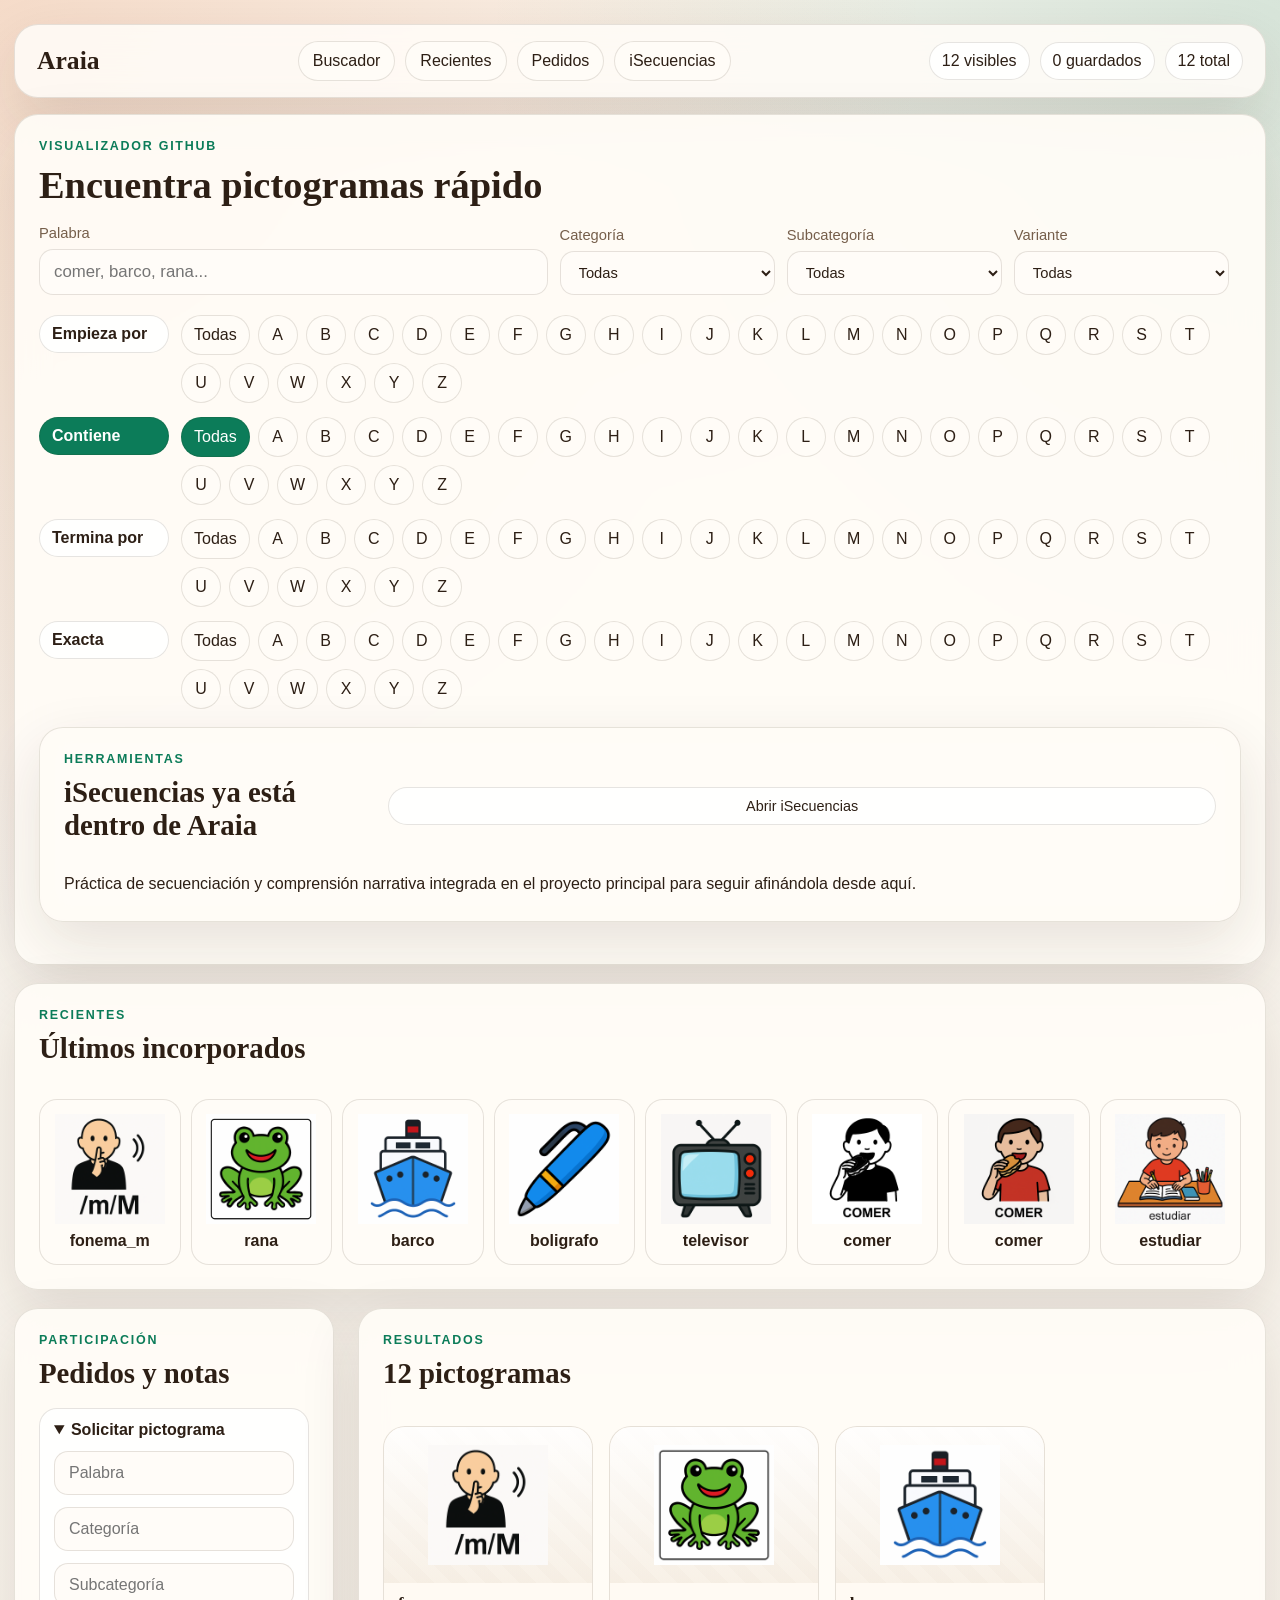
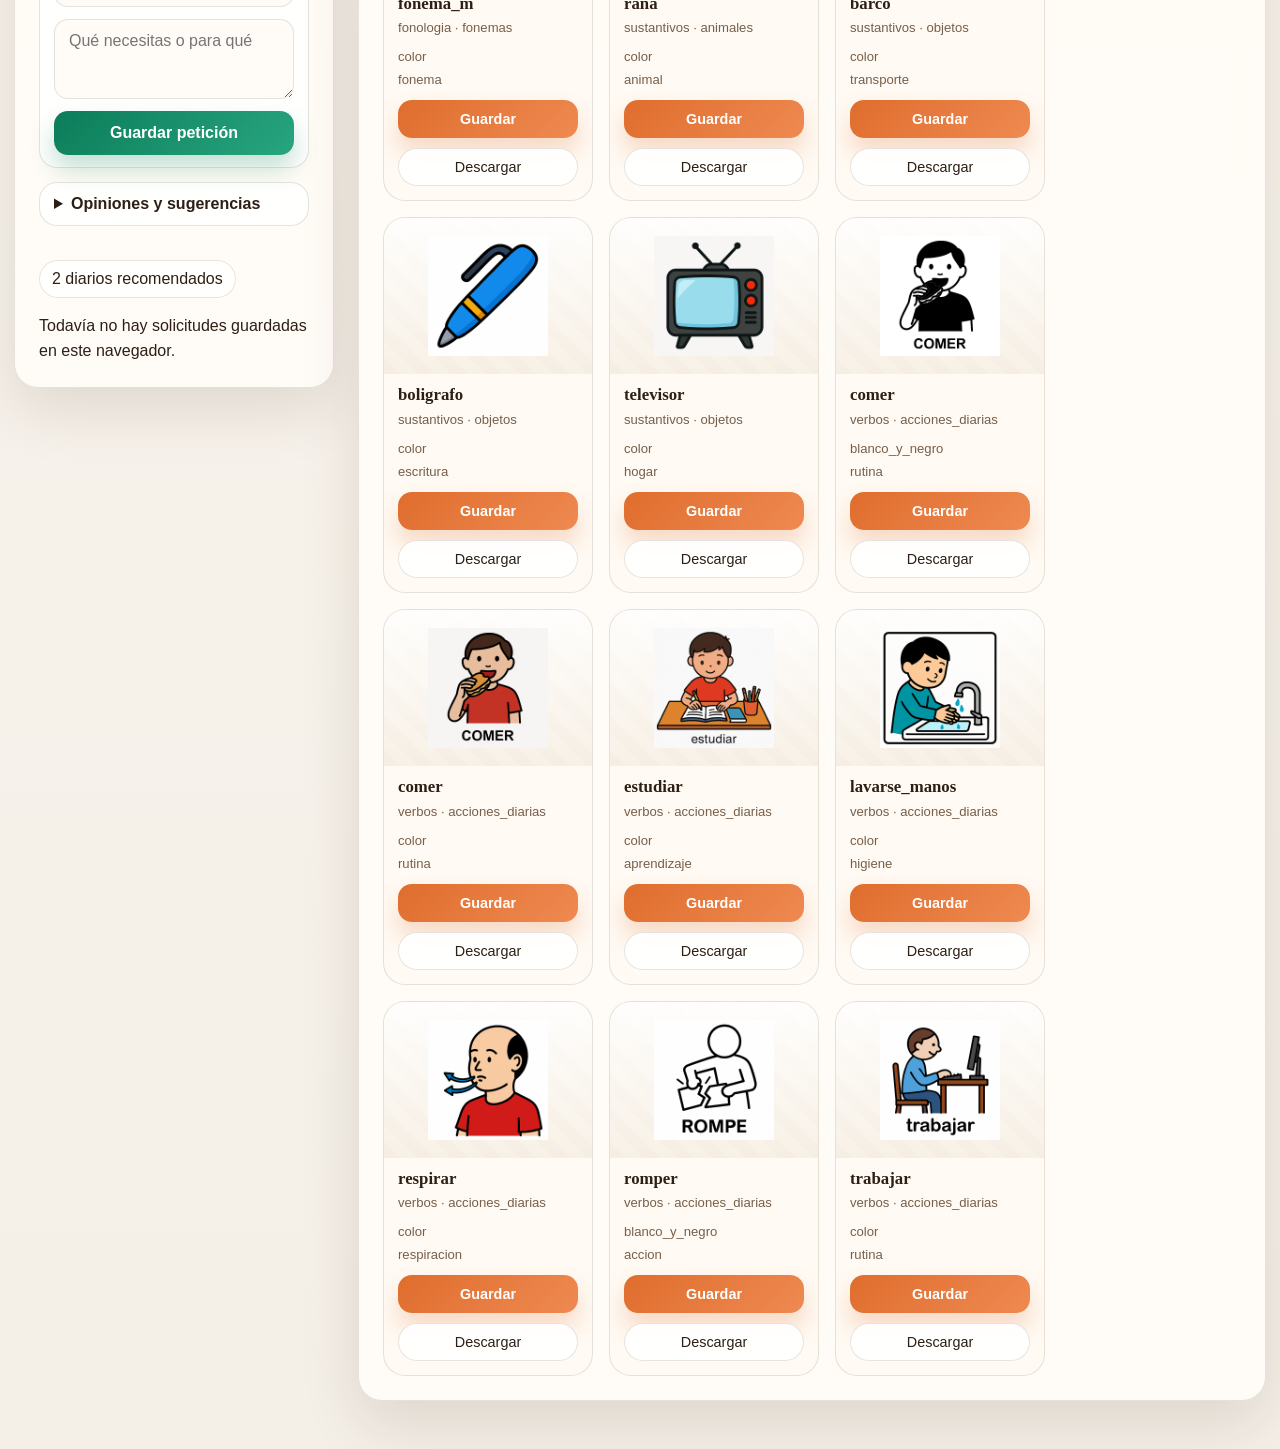
<file: index.html>
<!doctype html>
<html lang="es">
  <head>
    <meta charset="utf-8">
    <meta name="viewport" content="width=device-width, initial-scale=1">
    <title>Araia | Visualizador web</title>
    <link rel="stylesheet" href="static/styles.css">
    <link rel="stylesheet" href="static/pages.css">
  </head>
  <body>
    <div class="page-shell home-shell static-shell">
      <nav class="top-nav compact-nav">
        <a class="nav-brand" href="./index.html">Araia</a>
        <div class="nav-links">
          <a href="#buscador">Buscador</a>
          <a href="#recientes">Recientes</a>
          <a href="#pedidos">Pedidos</a>
          <a href="./isecuencias/index.html">iSecuencias</a>
        </div>
        <div class="quick-stats" id="quick-stats"></div>
      </nav>

      <section class="panel search-panel-main" id="buscador">
        <div class="search-panel-head">
          <div>
            <p class="eyebrow">Visualizador GitHub</p>
            <h1>Encuentra pictogramas rápido</h1>
          </div>
        </div>

        <form id="search-form" class="primary-search-form" autocomplete="off">
          <label class="search-box large-search">
            <span>Palabra</span>
            <input type="text" id="search-input" placeholder="comer, barco, rana...">
          </label>
          <label>
            <span>Categoría</span>
            <select id="category-select">
              <option value="">Todas</option>
            </select>
          </label>
          <label>
            <span>Subcategoría</span>
            <select id="subcategory-select">
              <option value="">Todas</option>
            </select>
          </label>
          <label>
            <span>Variante</span>
            <select id="variant-select">
              <option value="">Todas</option>
              <option value="blanco_y_negro">Blanco y negro</option>
              <option value="color">Color</option>
            </select>
          </label>
        </form>

        <div class="alpha-modes" id="alphabet-modes"></div>
<div class="panel recent-strip" style="margin-top:18px; margin-bottom:18px;">
        <div class="panel-head inline-head">
          <div>
            <p class="eyebrow">Herramientas</p>
            <h2>iSecuencias ya está dentro de Araia</h2>
          </div>
          <a class="compact-download" href="./isecuencias/index.html">Abrir iSecuencias</a>
        </div>
        <p class="description" style="margin-top:12px;">Práctica de secuenciación y comprensión narrativa integrada en el proyecto principal para seguir afinándola desde aquí.</p>
      </div>

      </section>

      <section class="panel recent-strip" id="recientes">
        <div class="panel-head inline-head">
          <div>
            <p class="eyebrow">Recientes</p>
            <h2>Últimos incorporados</h2>
          </div>
        </div>
        <div class="mini-grid recent-mini-grid" id="recent-grid"></div>
      </section>

      <section class="content-grid home-content-grid">
        <aside class="panel side-rail compact-rail" id="pedidos">
          <div class="panel-head">
            <div>
              <p class="eyebrow">Participación</p>
              <h2>Pedidos y notas</h2>
            </div>
          </div>

          <details class="mini-section" open>
            <summary>Solicitar pictograma</summary>
            <form id="request-form" class="request-form compact-form">
              <input type="text" id="request-word" placeholder="Palabra" required>
              <input type="text" id="request-category" placeholder="Categoría">
              <input type="text" id="request-subcategory" placeholder="Subcategoría">
              <textarea id="request-detail" rows="3" placeholder="Qué necesitas o para qué"></textarea>
              <button type="submit" class="compact">Guardar petición</button>
            </form>
          </details>

          <details class="mini-section">
            <summary>Opiniones y sugerencias</summary>
            <form id="feedback-form" class="request-form compact-form">
              <select id="feedback-type">
                <option value="comentario">Comentario</option>
                <option value="falta">Qué falta</option>
                <option value="sugerencia">Sugerencia</option>
                <option value="mejora">Qué mejorarías</option>
              </select>
              <input type="text" id="feedback-word" placeholder="Palabra relacionada">
              <textarea id="feedback-text" rows="3" placeholder="Tu mensaje"></textarea>
              <button type="submit" class="secondary compact">Guardar opinión</button>
            </form>
            <div class="compact-feedback-list" id="feedback-list"></div>
          </details>

          <div class="daily-batch compact-batch">
            <p class="mini-label">2 diarios recomendados</p>
            <div id="request-priority-list"></div>
          </div>
        </aside>

        <section class="panel results-panel">
          <div class="panel-head inline-head">
            <div>
              <p class="eyebrow">Resultados</p>
              <h2 id="results-count">0 pictogramas</h2>
            </div>
          </div>
          <div class="cards-grid" id="results-grid"></div>
          <div class="empty-state compact-empty-state hidden" id="empty-state">
            <h3>No hay coincidencias</h3>
            <p>Prueba otra letra, cambia el modo de búsqueda o limpia filtros.</p>
          </div>
        </section>
      </section>
    </div>

    <script src="static/pages.js"></script>
  </body>
</html>
</file>
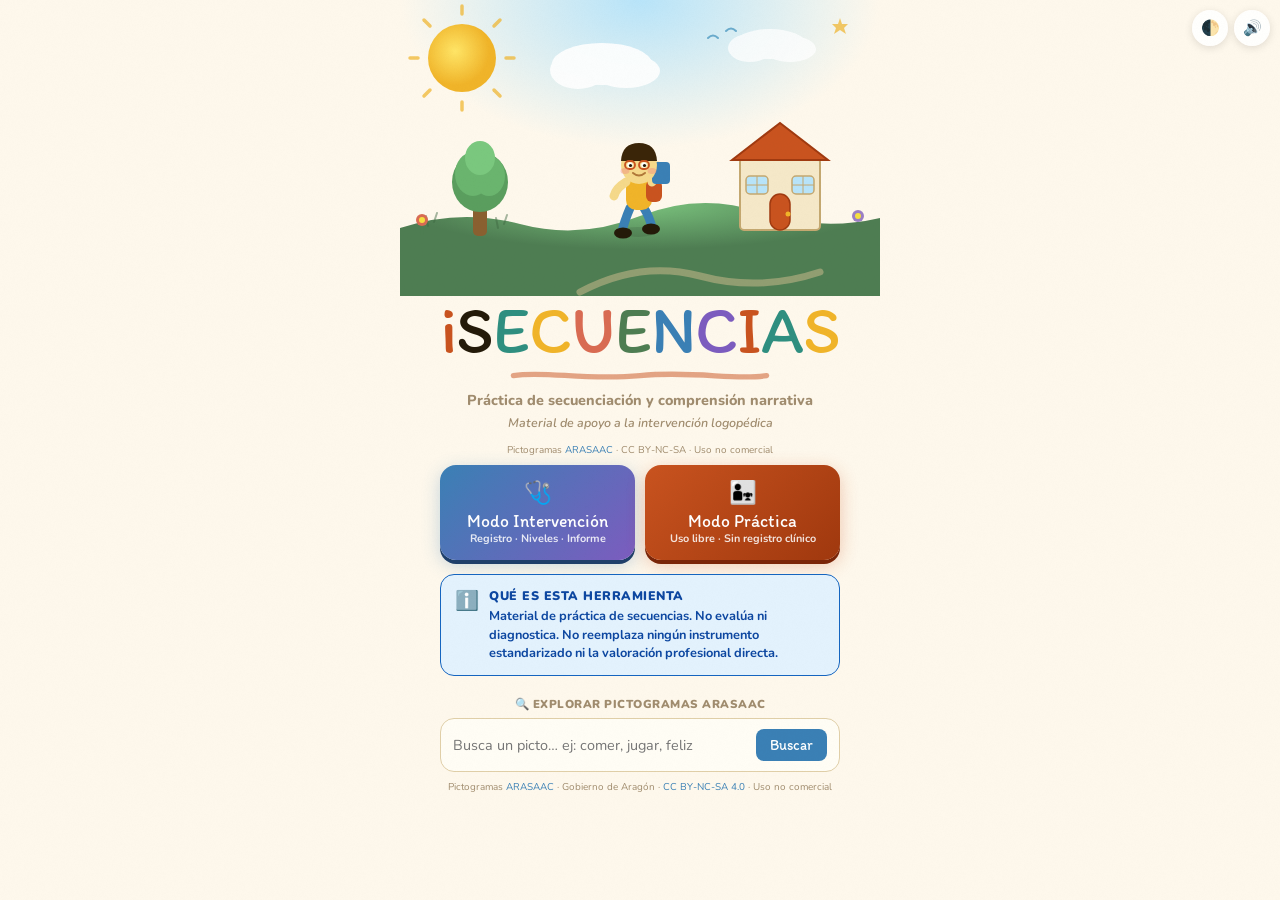
<file: isecuencias/index.html>
<!DOCTYPE html>
<html lang="es">
<head>
<meta charset="UTF-8">
<meta name="viewport" content="width=device-width,initial-scale=1,maximum-scale=1,user-scalable=no">
<title>Araia | iSecuencias</title>
<link href="https://fonts.googleapis.com/css2?family=Itim&family=Nunito:wght@600;700;800;900&display=swap" rel="stylesheet">
<style>
*,*::before,*::after{box-sizing:border-box;margin:0;padding:0}
:root{
  --cream:#fef8ec;--paper:#fffdf5;--ink:#241a09;
  --rust:#c9531f;--sage:#4e7d52;--sky:#3a80b5;
  --butter:#f0b429;--blush:#d96b52;--violet:#7c5cbf;
  --teal:#2f8f80;--muted:#a08c6e;--border:#e0cfa8;
  --slot-empty:#fdf5df;--slot-border:#c8b48c;
  --correct:#2e7d32;--wrong:#c62828;
  --warn-bg:#fff8e1;--warn-border:#f9a825;--warn-txt:#5d4037;
  --alert-bg:#fce4ec;--alert-border:#e91e63;--alert-txt:#880e4f;
  --info-bg:#e3f2fd;--info-border:#1565c0;--info-txt:#0d47a1;
}
.hc{
  --cream:#000;--paper:#111;--ink:#fff;--muted:#ccc;--border:#fff;
  --slot-empty:#111;--slot-border:#fff;--butter:#ffff00;--rust:#ff6600;
  --sage:#00ff88;--sky:#00ccff;--teal:#00ffcc;--blush:#ff8800;--violet:#cc88ff;
  --warn-bg:#332200;--warn-border:#ffaa00;--warn-txt:#ffcc55;
  --alert-bg:#330011;--alert-border:#ff4488;--alert-txt:#ff88aa;
  --info-bg:#001133;--info-border:#4499ff;--info-txt:#88ccff;
}
html,body{width:100%;height:100%;overflow:hidden;background:var(--cream);font-family:'Nunito',sans-serif;color:var(--ink);transition:background .3s,color .3s;}
body::after{content:'';position:fixed;inset:0;z-index:9999;pointer-events:none;background-image:url("data:image/svg+xml,%3Csvg xmlns='http://www.w3.org/2000/svg' width='200' height='200'%3E%3Cfilter id='f'%3E%3CfeTurbulence type='fractalNoise' baseFrequency='0.9' numOctaves='4' stitchTiles='stitch'/%3E%3CfeColorMatrix type='saturate' values='0'/%3E%3C/filter%3E%3Crect width='200' height='200' filter='url(%23f)' opacity='0.035'/%3E%3C/svg%3E");mix-blend-mode:multiply;opacity:.6;}
.hc body::after{display:none;}
#app{position:relative;z-index:1;width:100%;height:100%;overflow:hidden;}
.scr{position:absolute;inset:0;display:flex;flex-direction:column;align-items:center;overflow-y:auto;padding-bottom:28px;}
.scr.off{display:none;}

/* ── UTILITY BAR ── */
.util-bar{position:fixed;top:10px;right:10px;z-index:400;display:flex;gap:6px;}
.util-btn{border:none;cursor:pointer;background:rgba(255,255,255,.88);backdrop-filter:blur(4px);border-radius:50%;width:36px;height:36px;font-size:.95rem;display:flex;align-items:center;justify-content:center;box-shadow:0 2px 8px rgba(0,0,0,.12);transition:transform .13s;}
.util-btn:hover{transform:scale(1.1);}

/* ── INLINE NOTICE COMPONENTS ── */
.notice{border-radius:14px;padding:12px 14px;margin-bottom:14px;width:100%;max-width:500px;display:flex;gap:10px;align-items:flex-start;flex-shrink:0;}
.notice.warn{background:var(--warn-bg);border:1.5px solid var(--warn-border);color:var(--warn-txt);}
.notice.alert{background:var(--alert-bg);border:1.5px solid var(--alert-border);color:var(--alert-txt);}
.notice.info{background:var(--info-bg);border:1.5px solid var(--info-border);color:var(--info-txt);}
.notice-icon{font-size:1.2rem;flex-shrink:0;margin-top:1px;}
.notice-body{flex:1;}
.notice-title{font-size:.78rem;font-weight:900;text-transform:uppercase;letter-spacing:.5px;margin-bottom:3px;}
.notice-text{font-size:.8rem;font-weight:700;line-height:1.45;}

/* ── CONFIDENCE BAND ── */
.conf-band{border-radius:14px;padding:13px 16px;margin-bottom:16px;width:100%;max-width:540px;flex-shrink:0;border-left:5px solid;}
.conf-band.high{background:#e8f5e9;border-color:#2e7d32;}
.conf-band.medium{background:#fff8e1;border-color:#f9a825;}
.conf-band.low{background:#fce4ec;border-color:#c62828;}
.conf-band-row{display:flex;align-items:center;gap:8px;margin-bottom:4px;}
.conf-band-title{font-size:.8rem;font-weight:900;text-transform:uppercase;letter-spacing:.5px;}
.conf-band.high .conf-band-title{color:#2e7d32;}
.conf-band.medium .conf-band-title{color:#e65100;}
.conf-band.low .conf-band-title{color:#c62828;}
.conf-band-dot{width:10px;height:10px;border-radius:50%;flex-shrink:0;}
.conf-band.high .conf-band-dot{background:#2e7d32;}
.conf-band.medium .conf-band-dot{background:#f9a825;}
.conf-band.low .conf-band-dot{background:#c62828;}
.conf-band-text{font-size:.78rem;font-weight:700;color:var(--muted);line-height:1.4;}

/* ── PATTERN ALERT BOX (in report) ── */
.pattern-box{background:var(--warn-bg);border:1.5px solid var(--warn-border);border-radius:14px;padding:14px 16px;margin-bottom:14px;width:100%;max-width:540px;flex-shrink:0;}
.pattern-box-title{font-size:.78rem;font-weight:900;text-transform:uppercase;letter-spacing:.5px;color:var(--warn-txt);margin-bottom:8px;display:flex;align-items:center;gap:6px;}
.pattern-item{font-size:.8rem;font-weight:700;color:var(--warn-txt);margin-bottom:5px;display:flex;gap:7px;align-items:flex-start;line-height:1.4;}
.pattern-item::before{content:'→';flex-shrink:0;}

/* ── HOME ── */
#home{background:var(--cream);justify-content:flex-start;}
.home-art{width:100%;max-width:480px;margin:0 auto;flex-shrink:0;}
.home-art svg{width:100%;display:block;}
.home-body{display:flex;flex-direction:column;align-items:center;width:100%;max-width:440px;margin:0 auto;padding:0 20px 8px;flex-shrink:0;}
.logo{font-family:'Itim',cursive;font-size:clamp(2.5rem,9vw,4.2rem);line-height:1;letter-spacing:-1px;text-align:center;margin-bottom:3px;}
.tagline{font-size:clamp(.76rem,2.1vw,.9rem);color:var(--muted);font-weight:800;margin-bottom:4px;text-align:center;}
.tagline-sub{font-size:clamp(.68rem,1.8vw,.78rem);color:var(--muted);font-weight:600;margin-bottom:16px;text-align:center;font-style:italic;}
.mode-row{display:flex;gap:10px;width:100%;margin-bottom:14px;}
.mode-btn{flex:1;border:none;cursor:pointer;border-radius:16px;padding:14px 10px;font-family:'Itim',cursive;font-size:clamp(.9rem,2.6vw,1.1rem);transition:transform .13s,box-shadow .13s;}
.mode-btn:hover{transform:translateY(-3px);}
.mode-btn:active{transform:scale(.96);}
.mode-btn.intervention{background:linear-gradient(135deg,var(--sky),var(--violet));color:#fff;box-shadow:0 4px 0 #1e3f6a,0 5px 18px rgba(58,128,181,.3);}
.mode-btn.practice{background:linear-gradient(135deg,var(--rust),#a0380e);color:#fff;box-shadow:0 4px 0 #7a2508,0 5px 18px rgba(201,83,31,.3);}
.mode-icon{font-size:1.4rem;display:block;margin-bottom:4px;}
.mode-label{display:block;font-size:.68rem;opacity:.85;font-family:'Nunito';font-weight:700;}

/* ── FIRST-RUN CONTEXT SCREEN ── */
#context{background:var(--cream);}
.ctx-card{background:var(--paper);border-radius:22px;padding:24px 20px;width:100%;max-width:480px;margin:0 16px;box-shadow:0 4px 24px rgba(36,26,9,.1);border:1.5px solid var(--border);}
.ctx-title{font-family:'Itim',cursive;font-size:1.3rem;color:var(--ink);margin-bottom:6px;text-align:center;}
.ctx-subtitle{font-size:.82rem;color:var(--muted);font-weight:700;text-align:center;margin-bottom:20px;line-height:1.5;}
.ctx-option{border:2px solid var(--border);background:var(--cream);border-radius:14px;padding:14px 16px;cursor:pointer;margin-bottom:10px;transition:all .15s;text-align:left;width:100%;}
.ctx-option:hover{border-color:var(--teal);background:#e8f6f4;}
.ctx-option.selected{border-color:var(--teal);background:#e4f5f2;}
.ctx-option-title{font-family:'Itim',cursive;font-size:1.05rem;color:var(--ink);display:flex;align-items:center;gap:8px;margin-bottom:3px;}
.ctx-option-desc{font-size:.76rem;color:var(--muted);font-weight:700;line-height:1.4;}
.ctx-limits{background:#fdf5e4;border:1.5px solid #e8c87a;border-radius:12px;padding:12px 14px;margin:16px 0;font-size:.76rem;color:#7a5c1e;font-weight:700;line-height:1.55;}
.ctx-limits strong{color:#5a3c0a;display:block;margin-bottom:4px;font-size:.78rem;}
.ctx-go{width:100%;border:none;cursor:pointer;border-radius:14px;padding:13px;font-family:'Itim',cursive;font-size:1.1rem;background:linear-gradient(135deg,var(--sage),var(--teal));color:#fff;box-shadow:0 4px 0 #235c30;transition:transform .13s;margin-top:4px;}
.ctx-go:hover{transform:scale(1.03);}
.ctx-go:disabled{opacity:.38;cursor:not-allowed;transform:none;}

/* ── SETUP (INTERVENTION MODE) ── */
#setup{background:var(--cream);}
.setup-card{background:var(--paper);border-radius:22px;padding:22px 20px;width:100%;max-width:500px;margin:0 16px;box-shadow:0 4px 24px rgba(36,26,9,.1);border:1.5px solid var(--border);}
.setup-section{margin-bottom:16px;}
.setup-label{font-size:.76rem;font-weight:900;color:var(--muted);text-transform:uppercase;letter-spacing:.8px;margin-bottom:7px;display:block;}
.setup-input{width:100%;border:2px solid var(--border);border-radius:10px;padding:10px 14px;font-family:'Nunito';font-size:.95rem;background:var(--cream);color:var(--ink);outline:none;}
.setup-input:focus{border-color:var(--sky);}
.setup-goal{width:100%;border:2px solid var(--border);border-radius:10px;padding:10px 14px;font-family:'Nunito';font-size:.88rem;background:var(--cream);color:var(--ink);outline:none;resize:none;height:72px;}
.setup-goal:focus{border-color:var(--sky);}
.setup-goal-counter{font-size:.68rem;color:var(--muted);font-weight:700;text-align:right;margin-top:2px;}
.level-row{display:flex;gap:8px;}
.level-btn{flex:1;border:2.5px solid var(--border);background:var(--cream);border-radius:12px;padding:10px 6px;cursor:pointer;text-align:center;transition:all .15s;font-family:'Itim',cursive;font-size:1rem;color:var(--ink);}
.level-btn.active{border-color:var(--teal);background:#e4f5f2;color:var(--teal);}
.level-btn .lev-icon{font-size:1.2rem;display:block;margin-bottom:2px;}
.level-btn .lev-label{font-size:.62rem;font-weight:800;font-family:'Nunito';display:block;color:var(--muted);}
.toggle-row{display:flex;align-items:center;justify-content:space-between;padding:7px 0;border-bottom:1px solid var(--border);}
.toggle-row:last-child{border-bottom:none;}
.toggle-label{font-size:.88rem;font-weight:700;color:var(--ink);}
.toggle-label small{display:block;font-size:.7rem;color:var(--muted);font-weight:600;}
.toggle{position:relative;width:44px;height:24px;flex-shrink:0;}
.toggle input{opacity:0;width:0;height:0;}
.toggle-slider{position:absolute;inset:0;border-radius:12px;background:#ccc;cursor:pointer;transition:background .2s;}
.toggle input:checked+.toggle-slider{background:var(--teal);}
.toggle-slider::before{content:'';position:absolute;width:18px;height:18px;left:3px;top:3px;border-radius:50%;background:white;transition:transform .2s;box-shadow:0 2px 4px rgba(0,0,0,.2);}
.toggle input:checked+.toggle-slider::before{transform:translateX(20px);}
.cat-check-grid{display:grid;grid-template-columns:1fr 1fr;gap:8px;}
.cat-check{display:flex;align-items:center;gap:8px;padding:10px 12px;border:2px solid var(--border);border-radius:12px;cursor:pointer;transition:all .15s;background:var(--cream);}
.cat-check.active{border-color:var(--teal);background:#e4f5f2;}
.cat-check-icon{font-size:1.35rem;}
.cat-check-name{font-family:'Itim',cursive;font-size:.93rem;color:var(--ink);}
/* Validation warnings in setup */
.setup-warn{font-size:.74rem;font-weight:700;color:#b85c00;background:#fff3e0;border:1.5px solid #ffb74d;border-radius:8px;padding:7px 10px;margin-top:6px;display:none;}
.setup-warn.show{display:block;}
.setup-start{width:100%;border:none;cursor:pointer;background:none;padding:0;font-family:'Itim',cursive;font-size:1.15rem;margin-top:10px;transition:transform .13s;}
.setup-start:hover{transform:scale(1.04);}
.setup-start .ss-inner{display:block;padding:14px;border-radius:50px;background:linear-gradient(135deg,var(--sage),var(--teal));color:#fff;text-align:center;box-shadow:0 4px 0 #235c30;}

/* ── SHARED TOP BAR ── */
.g-topbar{width:100%;max-width:640px;display:flex;align-items:center;gap:10px;margin-bottom:10px;flex-shrink:0;}
.g-back{background:none;border:none;cursor:pointer;font-size:1.1rem;color:var(--ink);min-width:44px;min-height:44px;border-radius:50%;display:flex;align-items:center;justify-content:center;transition:background .14s;flex-shrink:0;}
.g-back:hover{background:rgba(0,0,0,.07);}
.prog-wrap{flex:1;}
.prog-info{display:flex;justify-content:space-between;font-size:.7rem;font-weight:800;color:var(--muted);margin-bottom:4px;}
.prog-track{height:8px;border-radius:99px;background:#ddd0b8;overflow:hidden;}
.prog-fill{height:100%;border-radius:99px;background:linear-gradient(90deg,var(--teal),var(--sage));transition:width .5s cubic-bezier(.34,1.56,.64,1);}
.score-badge{background:var(--butter);border-radius:99px;padding:5px 12px;font-family:'Itim',cursive;font-size:.95rem;color:var(--ink);box-shadow:0 3px 0 #b88010;flex-shrink:0;white-space:nowrap;}
.pause-btn{background:none;border:2px solid var(--border);cursor:pointer;border-radius:50%;width:36px;height:36px;display:none;align-items:center;justify-content:center;font-size:1.1rem;transition:background .14s;flex-shrink:0;}
.pause-btn.show{display:flex;}
.pause-btn:hover{background:var(--butter);}

/* ── CATEGORIES ── */
#cats{background:var(--cream);}
.top-bar{width:100%;max-width:520px;display:flex;align-items:center;gap:12px;padding:16px 18px 0;margin-bottom:16px;flex-shrink:0;}
.back{background:none;border:none;cursor:pointer;font-size:1.3rem;color:var(--ink);min-width:44px;min-height:44px;border-radius:50%;display:flex;align-items:center;justify-content:center;transition:background .15s;flex-shrink:0;}
.back:hover{background:rgba(0,0,0,.06);}
.top-title{font-family:'Itim',cursive;font-size:clamp(1.2rem,4vw,1.75rem);color:var(--ink);line-height:1.15;}
.cat-grid{display:grid;grid-template-columns:repeat(2,1fr);gap:12px;width:100%;max-width:520px;padding:0 18px;}
.cat-card{border:none;cursor:pointer;background:none;padding:0;border-radius:22px;overflow:hidden;transition:transform .17s,box-shadow .17s;box-shadow:0 5px 0 rgba(0,0,0,.15),0 6px 20px rgba(0,0,0,.08);}
.cat-card:hover{transform:translateY(-5px) rotate(-1deg);box-shadow:0 10px 0 rgba(0,0,0,.12),0 14px 28px rgba(0,0,0,.1);}
.cat-card:active{transform:scale(.96);}
.cat-card-inner{padding:20px 12px 14px;display:flex;flex-direction:column;align-items:center;gap:8px;min-height:145px;}
.cat-svg{width:80px;height:80px;display:block;border-radius:12px;overflow:hidden;position:relative;}
.cat-name{font-family:'Itim',cursive;font-size:1rem;color:#fff;text-shadow:0 2px 5px rgba(0,0,0,.3);}

/* ── GAME P1 ── */
#game{background:var(--cream);justify-content:flex-start;padding:13px 13px 20px;}
.q-wrap{position:relative;width:100%;max-width:640px;margin-bottom:12px;flex-shrink:0;}
.q-wrap svg.qbg{position:absolute;inset:0;width:100%;height:100%;}
.q-text{position:relative;z-index:1;font-family:'Itim',cursive;font-size:clamp(.88rem,2.6vw,1.12rem);color:var(--ink);text-align:center;padding:12px 40px 12px 22px;}
.q-audio-btn{position:absolute;right:10px;top:50%;transform:translateY(-50%);z-index:2;background:var(--butter);border:none;cursor:pointer;border-radius:50%;width:30px;height:30px;display:flex;align-items:center;justify-content:center;font-size:.9rem;box-shadow:0 2px 6px rgba(0,0,0,.15);}
.attempt-row{width:100%;max-width:640px;display:flex;align-items:center;justify-content:flex-end;gap:5px;margin-bottom:6px;flex-shrink:0;}
.attempt-dot{width:9px;height:9px;border-radius:50%;background:var(--border);transition:background .3s;}
.attempt-dot.used{background:var(--blush);}
.attempt-dot.ok{background:var(--sage);}
.drop-row{display:flex;gap:8px;justify-content:center;flex-wrap:wrap;width:100%;max-width:640px;margin-bottom:10px;flex-shrink:0;}
.slot-col{display:flex;flex-direction:column;align-items:center;gap:4px;}
.slot-num{font-family:'Itim',cursive;font-size:.7rem;color:var(--muted);font-weight:800;}
.slot{width:clamp(80px,21vw,120px);height:clamp(80px,21vw,120px);border-radius:18px;position:relative;cursor:pointer;min-width:80px;min-height:80px;}
.slot-inner{position:absolute;inset:0;border-radius:18px;border:3px dashed var(--slot-border);background:var(--slot-empty);transition:border-color .2s,background .2s,transform .15s;}
.slot.over .slot-inner{border-color:var(--teal);background:#e4f5f2;transform:scale(1.06);}
.slot.tap-selected .slot-inner{border-color:var(--butter);background:#fef3d0;transform:scale(1.04);}
.pool-row{display:flex;gap:8px;justify-content:center;flex-wrap:wrap;width:100%;max-width:640px;margin-bottom:12px;flex-shrink:0;}
.pic{width:clamp(80px,21vw,120px);height:clamp(80px,21vw,120px);border-radius:16px;cursor:grab;user-select:none;touch-action:none;position:relative;flex-shrink:0;box-shadow:0 4px 0 rgba(36,26,9,.18),0 5px 16px rgba(36,26,9,.09);transition:transform .14s,box-shadow .14s,opacity .14s;overflow:hidden;min-width:80px;min-height:80px;}
.pic:hover{transform:translateY(-4px) rotate(2deg);}
.pic.drag-src{opacity:.18;transform:scale(.86);}
.pic.tap-sel{box-shadow:0 0 0 4px var(--butter),0 6px 20px rgba(0,0,0,.15);transform:scale(1.06);}
.pic-svg{position:absolute;inset:0;width:100%;height:100%;z-index:1;pointer-events:none;}
.pic-lbl{position:absolute;bottom:0;left:0;right:0;z-index:2;font-family:'Itim',cursive;font-size:clamp(.56rem,1.35vw,.68rem);color:#fff;font-weight:700;text-align:center;padding:3px 4px 6px;background:linear-gradient(transparent,rgba(0,0,0,.52));pointer-events:none;line-height:1.2;border-radius:0 0 16px 16px;}
.pic-audio{position:absolute;top:5px;right:5px;z-index:3;width:22px;height:22px;border-radius:50%;background:rgba(255,255,255,.88);display:flex;align-items:center;justify-content:center;font-size:.7rem;cursor:pointer;pointer-events:auto;border:none;}
.bottom-row{display:flex;gap:10px;align-items:center;width:100%;max-width:640px;flex-shrink:0;flex-wrap:wrap;}
.check-btn{border:none;cursor:pointer;background:none;padding:0;font-family:'Itim',cursive;font-size:clamp(.92rem,2.7vw,1.18rem);transition:transform .13s;flex:1;min-width:150px;}
.check-btn:hover:not(:disabled){transform:scale(1.05);}
.check-btn:active:not(:disabled){transform:scale(.96);}
.check-btn:disabled{opacity:.35;cursor:not-allowed;}
.chk-face{display:flex;align-items:center;justify-content:center;gap:7px;padding:13px 28px;border-radius:50px;background:linear-gradient(135deg,var(--sage),var(--teal));color:#fff;box-shadow:0 4px 0 #235c30,0 5px 16px rgba(46,143,128,.3);}

/* ── OBS PANEL ── */
.obs-panel{width:100%;max-width:640px;flex-shrink:0;background:var(--paper);border:2px solid var(--border);border-radius:16px;padding:12px 14px;margin-top:10px;display:none;}
.obs-panel.show{display:block;}
.obs-label{font-size:.7rem;font-weight:900;color:var(--muted);text-transform:uppercase;letter-spacing:.7px;margin-bottom:6px;}
.obs-prompt{font-size:.76rem;font-weight:700;color:var(--sky);margin-bottom:5px;font-style:italic;}
.obs-input{width:100%;border:1.5px solid var(--border);border-radius:8px;padding:8px 10px;font-family:'Nunito';font-size:.83rem;background:var(--cream);color:var(--ink);resize:none;height:56px;outline:none;}
.obs-input:focus{border-color:var(--sky);}
.obs-tags{display:flex;gap:5px;flex-wrap:wrap;margin-top:6px;}
.obs-tag{border:none;cursor:pointer;background:var(--cream);border:1.5px solid var(--border);border-radius:20px;padding:4px 9px;font-size:.7rem;font-weight:700;color:var(--muted);transition:all .15s;}
.obs-tag:hover,.obs-tag.active{background:var(--sky);border-color:var(--sky);color:#fff;}

/* ── INTER-SEQUENCE PAUSE SCREEN (intervention) ── */
#inter-pause{background:var(--cream);}
.ip-card{background:var(--paper);border-radius:22px;padding:24px 20px;width:100%;max-width:460px;margin:0 16px;box-shadow:0 4px 24px rgba(36,26,9,.1);border:1.5px solid var(--border);}
.ip-seq-label{font-size:.7rem;font-weight:900;color:var(--muted);text-transform:uppercase;letter-spacing:.6px;margin-bottom:4px;}
.ip-seq-title{font-family:'Itim',cursive;font-size:1.15rem;color:var(--ink);margin-bottom:14px;}
.ip-result-row{display:flex;gap:8px;flex-wrap:wrap;margin-bottom:14px;}
.ip-badge{font-size:.72rem;font-weight:800;padding:4px 10px;border-radius:99px;}
.ip-badge.ok{background:#e8f5e9;color:#2e7d32;border:1.5px solid #81c784;}
.ip-badge.no{background:#fce4ec;color:#c62828;border:1.5px solid #ef9a9a;}
.ip-badge.neu{background:var(--cream);color:var(--muted);border:1.5px solid var(--border);}
.ip-obs-label{font-size:.7rem;font-weight:900;color:var(--muted);text-transform:uppercase;letter-spacing:.6px;margin-bottom:5px;}
.ip-obs-input{width:100%;border:1.5px solid var(--border);border-radius:8px;padding:8px 10px;font-family:'Nunito';font-size:.83rem;background:var(--cream);color:var(--ink);resize:none;height:56px;outline:none;margin-bottom:8px;}
.ip-obs-input:focus{border-color:var(--sky);}
.ip-tags{display:flex;gap:5px;flex-wrap:wrap;margin-bottom:14px;}
.ip-tag{border:1.5px solid var(--border);cursor:pointer;background:var(--cream);border-radius:20px;padding:4px 9px;font-size:.68rem;font-weight:700;color:var(--muted);transition:all .15s;}
.ip-tag:hover,.ip-tag.active{background:var(--sky);border-color:var(--sky);color:#fff;}
.ip-next{width:100%;border:none;cursor:pointer;border-radius:14px;padding:13px;font-family:'Itim',cursive;font-size:1.1rem;background:linear-gradient(135deg,var(--sage),var(--teal));color:#fff;box-shadow:0 4px 0 #235c30;transition:transform .13s;}
.ip-next:hover{transform:scale(1.03);}

/* ── PHASE 2 ── */
#phase2{background:var(--cream);justify-content:flex-start;padding:13px 13px 20px;}
.p2-question{position:relative;width:100%;max-width:640px;margin-bottom:14px;flex-shrink:0;}
.p2-question svg.qbg{position:absolute;inset:0;width:100%;height:100%;}
.p2-q-text{position:relative;z-index:1;font-family:'Itim',cursive;font-size:clamp(.88rem,2.6vw,1.12rem);color:var(--ink);text-align:center;padding:13px 40px 13px 22px;line-height:1.4;}
.seq-strip{display:flex;gap:6px;justify-content:center;align-items:center;width:100%;max-width:640px;margin-bottom:14px;flex-shrink:0;}
.mini-pic{width:clamp(54px,13vw,74px);height:clamp(54px,13vw,74px);border-radius:11px;overflow:hidden;flex-shrink:0;box-shadow:0 3px 0 rgba(36,26,9,.14);position:relative;}
.mini-pic svg{position:absolute;inset:0;width:100%;height:100%;}
.mini-pic img,.rr-illo img,.cat-svg img,.choice-svg-img{position:absolute;inset:0;width:100%;height:100%;object-fit:contain;background:white;}
.arrow-sep{font-size:1rem;color:var(--muted);flex-shrink:0;}
.choice-grid{display:grid;grid-template-columns:1fr 1fr;gap:10px;width:100%;max-width:640px;flex-shrink:0;}
.choice-btn{border:none;cursor:pointer;background:none;padding:0;border-radius:18px;overflow:hidden;transition:transform .15s,box-shadow .15s;box-shadow:0 4px 0 rgba(36,26,9,.16),0 5px 16px rgba(36,26,9,.08);aspect-ratio:1;min-height:80px;}
.choice-btn:hover:not(:disabled){transform:translateY(-4px) rotate(-1deg);}
.choice-btn:active:not(:disabled){transform:scale(.95);}
.choice-btn:disabled{cursor:default;}
.choice-btn.rev-ok{box-shadow:0 0 0 4px var(--correct),0 6px 20px rgba(46,125,50,.3);}
.choice-btn.rev-no{box-shadow:0 0 0 4px var(--wrong),0 6px 20px rgba(198,40,40,.2);opacity:.7;}
.choice-inner{position:relative;width:100%;height:100%;}
.choice-visual{position:absolute;inset:0;}
.choice-svg{position:absolute;inset:0;width:100%;height:100%;}
.choice-lbl{position:absolute;bottom:0;left:0;right:0;z-index:2;font-family:'Itim',cursive;font-size:clamp(.58rem,1.5vw,.7rem);color:#fff;font-weight:700;text-align:center;padding:4px 5px 7px;background:linear-gradient(transparent,rgba(0,0,0,.52));line-height:1.2;border-radius:0 0 18px 18px;}
.choice-badge{position:absolute;top:7px;right:7px;width:26px;height:26px;border-radius:50%;display:flex;align-items:center;justify-content:center;font-size:.9rem;opacity:0;z-index:3;transition:opacity .25s;box-shadow:0 2px 6px rgba(0,0,0,.2);}
.choice-btn.rev-ok .choice-badge,.choice-btn.rev-no .choice-badge{opacity:1;}
.choice-btn.rev-ok .choice-badge{background:#2e7d32;color:#fff;}
.choice-btn.rev-no .choice-badge{background:#c62828;color:#fff;}
.p2-ctrl{width:100%;max-width:640px;display:flex;gap:10px;margin-top:12px;flex-shrink:0;}
.p2-next-btn{border:none;cursor:pointer;background:none;padding:0;font-family:'Itim',cursive;font-size:1.05rem;flex:1;transition:transform .13s;display:none;}
.p2-next-btn.show{display:block;}
.p2-next-btn:hover{transform:scale(1.04);}
.p2-next-btn .pn{display:block;padding:12px 24px;border-radius:50px;text-align:center;color:#fff;background:linear-gradient(135deg,var(--sky),var(--violet));box-shadow:0 4px 0 #2a5080;}
.p2-obs-toggle{flex:0 0 44px;height:44px;border-radius:50%;border:2px solid var(--border);background:var(--paper);cursor:pointer;font-size:1.1rem;display:none;align-items:center;justify-content:center;transition:background .15s;}
.p2-obs-toggle.show{display:flex;}
.p2-obs-toggle:hover{background:var(--butter);}

/* ── OVERLAY (feedback) ── */
.overlay{position:fixed;inset:0;z-index:500;display:flex;align-items:center;justify-content:center;background:rgba(36,26,9,.55);backdrop-filter:blur(8px);opacity:0;pointer-events:none;transition:opacity .25s;}
.overlay.on{opacity:1;pointer-events:all;}
.fb{background:var(--paper);border-radius:28px;padding:26px 22px 22px;max-width:300px;width:90%;text-align:center;box-shadow:0 20px 60px rgba(36,26,9,.22);animation:popUp .38s cubic-bezier(.34,1.56,.64,1) both;}
@keyframes popUp{from{transform:scale(.5) rotate(-6deg);opacity:0;}to{transform:scale(1);opacity:1;}}
.fb-illo{width:90px;height:90px;margin:0 auto 12px;display:block;}
.fb-title{font-family:'Itim',cursive;font-size:1.75rem;margin-bottom:5px;}
.fb-sub{font-size:.84rem;font-weight:700;color:var(--muted);margin-bottom:10px;line-height:1.45;}
.fb-detail{font-size:.76rem;color:var(--sky);font-weight:700;margin-bottom:14px;background:#e3f2fd;border-radius:8px;padding:8px 10px;text-align:left;display:none;line-height:1.5;}
.fb-detail.show{display:block;}
.fb-next{border:none;cursor:pointer;background:none;padding:0;width:100%;font-family:'Itim',cursive;font-size:1.08rem;transition:transform .12s;}
.fb-next:hover{transform:scale(1.04);}
.fb-next .nx{display:block;padding:12px 28px;border-radius:50px;color:#fff;background:linear-gradient(135deg,var(--sky),var(--violet));box-shadow:0 4px 0 #2a5080;}

/* ── PAUSE OVERLAY ── */
.pause-ov{position:fixed;inset:0;z-index:600;display:flex;align-items:center;justify-content:center;background:rgba(36,26,9,.7);backdrop-filter:blur(10px);opacity:0;pointer-events:none;transition:opacity .25s;}
.pause-ov.on{opacity:1;pointer-events:all;}
.pause-box{background:var(--paper);border-radius:28px;padding:26px;max-width:310px;width:92%;box-shadow:0 20px 60px rgba(36,26,9,.3);}
.pause-title{font-family:'Itim',cursive;font-size:1.5rem;text-align:center;margin-bottom:14px;}
.pause-row{margin-bottom:10px;}
.pause-lbl{font-size:.7rem;font-weight:900;color:var(--muted);text-transform:uppercase;letter-spacing:.5px;margin-bottom:2px;}
.pause-val{font-family:'Itim',cursive;font-size:1rem;color:var(--ink);}
.pause-actions{display:flex;flex-direction:column;gap:8px;margin-top:14px;}
.pause-act{border:none;cursor:pointer;border-radius:14px;padding:12px;font-family:'Itim',cursive;font-size:1.05rem;transition:transform .13s;}
.pause-act:hover{transform:scale(1.02);}
.pause-act.resume{background:linear-gradient(135deg,var(--sage),var(--teal));color:#fff;box-shadow:0 3px 0 #235c30;}
.pause-act.end{background:var(--cream);border:2px solid var(--border);color:var(--ink);}

/* ── EXPORT CONFIRM OVERLAY ── */
.export-ov{position:fixed;inset:0;z-index:700;display:flex;align-items:center;justify-content:center;background:rgba(36,26,9,.7);backdrop-filter:blur(10px);opacity:0;pointer-events:none;transition:opacity .25s;}
.export-ov.on{opacity:1;pointer-events:all;}
.export-box{background:var(--paper);border-radius:22px;padding:24px;max-width:320px;width:92%;box-shadow:0 20px 60px rgba(36,26,9,.3);}
.export-box h3{font-family:'Itim',cursive;font-size:1.3rem;margin-bottom:10px;}
.export-box p{font-size:.8rem;font-weight:700;color:var(--muted);line-height:1.55;margin-bottom:16px;}
.export-box-btns{display:flex;flex-direction:column;gap:8px;}
.exp-go{border:none;cursor:pointer;border-radius:12px;padding:12px;font-family:'Itim',cursive;font-size:1.05rem;background:linear-gradient(135deg,var(--sky),var(--violet));color:#fff;box-shadow:0 3px 0 #2a5080;}
.exp-cancel{border:2px solid var(--border);cursor:pointer;border-radius:12px;padding:10px;font-family:'Itim',cursive;font-size:1rem;background:var(--cream);color:var(--ink);}

/* ── RESULTS ── */
#results{background:var(--cream);padding:16px 16px 28px;}
.res-wrap{width:100%;max-width:540px;}
.res-context-tag{font-size:.72rem;font-weight:900;text-transform:uppercase;letter-spacing:.6px;color:var(--muted);margin-bottom:4px;}
.res-title{font-family:'Itim',cursive;font-size:clamp(1.6rem,6vw,2.4rem);color:var(--ink);margin-bottom:16px;}
.stat-grid{display:grid;grid-template-columns:repeat(3,1fr);gap:10px;margin-bottom:16px;}
.stat-box{background:var(--paper);border:1.5px solid var(--border);border-radius:14px;padding:12px;text-align:center;}
.stat-val{font-family:'Itim',cursive;font-size:1.5rem;color:var(--ink);}
.stat-lbl{font-size:.66rem;font-weight:800;color:var(--muted);text-transform:uppercase;letter-spacing:.4px;margin-top:2px;}
.report-card{background:var(--paper);border-radius:18px;border:1.5px solid var(--border);padding:16px;margin-bottom:14px;}
.report-title{font-family:'Itim',cursive;font-size:1rem;color:var(--ink);margin-bottom:12px;display:flex;align-items:center;gap:7px;}
.report-goal{font-size:.78rem;font-weight:700;color:var(--sky);margin-bottom:12px;background:#e3f2fd;border-radius:8px;padding:8px 10px;border-left:3px solid var(--sky);display:none;}
.report-goal.show{display:block;}
.report-row{display:flex;align-items:flex-start;gap:10px;padding:9px 0;border-bottom:1px solid var(--border);}
.report-row:last-child{border-bottom:none;}
.rr-illo{width:42px;height:42px;border-radius:9px;overflow:hidden;flex-shrink:0;position:relative;}
.rr-illo svg{width:100%;height:100%;}
.rr-info{flex:1;}
.rr-name{font-size:.84rem;font-weight:800;color:var(--ink);margin-bottom:2px;}
.rr-detail{font-size:.7rem;color:var(--muted);font-weight:700;margin-bottom:4px;}
.rr-tags{display:flex;gap:4px;flex-wrap:wrap;}
.rr-tag{font-size:.65rem;font-weight:800;padding:2px 7px;border-radius:99px;background:var(--cream);border:1.5px solid var(--border);color:var(--muted);}
.rr-tag.ok{background:#e8f5e9;border-color:#81c784;color:#2e7d32;}
.rr-tag.no{background:#fce4ec;border-color:#ef9a9a;color:#c62828;}
.rr-obs{font-size:.7rem;color:var(--sky);font-weight:700;margin-top:4px;font-style:italic;}
.rr-score{font-family:'Itim',cursive;font-size:1.05rem;flex-shrink:0;color:var(--muted);}
/* Limits section in results */
.limits-box{background:#f9f3e3;border:1.5px solid #d4a850;border-radius:14px;padding:14px 16px;margin-bottom:14px;}
.limits-title{font-size:.74rem;font-weight:900;text-transform:uppercase;letter-spacing:.5px;color:#7a5c1e;margin-bottom:8px;display:flex;align-items:center;gap:6px;}
.limits-text{font-size:.76rem;font-weight:700;color:#7a5c1e;line-height:1.55;}
/* Hypotheses section */
.hypo-box{background:#e8f5e9;border:1.5px solid #81c784;border-radius:14px;padding:14px 16px;margin-bottom:14px;}
.hypo-title{font-size:.74rem;font-weight:900;text-transform:uppercase;letter-spacing:.5px;color:#2e7d32;margin-bottom:8px;display:flex;align-items:center;gap:6px;}
.hypo-item{font-size:.78rem;font-weight:700;color:#2e7d32;margin-bottom:5px;display:flex;gap:7px;align-items:flex-start;line-height:1.4;}
.hypo-item::before{content:'→';flex-shrink:0;}
.export-btn{width:100%;border:none;cursor:pointer;border-radius:14px;padding:13px;font-family:'Itim',cursive;font-size:1.05rem;background:linear-gradient(135deg,var(--sky),var(--violet));color:#fff;box-shadow:0 4px 0 #2a5080;transition:transform .13s;margin-bottom:10px;display:none;}
.export-btn.show{display:block;}
.export-btn:hover{transform:scale(1.03);}
.res-btns{display:flex;gap:10px;flex-wrap:wrap;}
.rbtn{border:none;cursor:pointer;background:none;padding:0;font-family:'Itim',cursive;font-size:1rem;transition:transform .13s;flex:1;min-width:130px;}
.rbtn:hover{transform:scale(1.04);}
.ri{display:block;padding:12px 16px;border-radius:50px;color:#fff;text-align:center;}
.rbtn.a .ri{background:linear-gradient(135deg,var(--rust),#a0380e);box-shadow:0 4px 0 #7a2508;}
.rbtn.b .ri{background:linear-gradient(135deg,var(--sage),var(--teal));box-shadow:0 4px 0 #235c30;}

/* Misc */
#ghost{position:fixed;z-index:999;pointer-events:none;border-radius:16px;opacity:.88;transform:scale(1.12) rotate(3deg);display:none;}
.conf{position:fixed;pointer-events:none;z-index:800;border-radius:3px;animation:fall linear forwards;}
@keyframes fall{0%{opacity:1;}100%{opacity:0;transform:translateY(105vh) rotate(800deg);}}
@media(max-height:700px){
  .slot,.pic{width:clamp(64px,16vw,92px);height:clamp(64px,16vw,92px);}
  .mini-pic{width:clamp(48px,11vw,64px);height:clamp(48px,11vw,64px);}
}

/* ════ ARASAAC STYLES ══════════════════════════════════════ */
.inline-search-bar{width:100%;max-width:640px;flex-shrink:0;background:var(--paper);border:1.5px solid var(--border);border-radius:14px;padding:9px 12px;margin-bottom:8px;display:flex;align-items:center;gap:8px;flex-wrap:wrap;}
.inline-search-bar label{font-size:.7rem;font-weight:900;color:var(--sky);text-transform:uppercase;letter-spacing:.5px;flex-shrink:0;}
.inline-q{flex:1;min-width:80px;border:1.5px solid var(--border);border-radius:8px;padding:7px 10px;font-family:'Nunito';font-size:.85rem;background:var(--cream);color:var(--ink);outline:none;}
.inline-q:focus{border-color:var(--sky);}
.inline-search-btn{border:none;cursor:pointer;border-radius:8px;padding:7px 14px;font-family:'Itim',cursive;font-size:.88rem;background:var(--sky);color:#fff;flex-shrink:0;transition:transform .12s;white-space:nowrap;}
.inline-search-btn:hover{transform:scale(1.05);}
.inline-upload-btn{border:1.5px solid var(--border);cursor:pointer;border-radius:8px;padding:7px 10px;background:var(--cream);flex-shrink:0;font-size:.88rem;transition:background .15s;white-space:nowrap;}
.inline-upload-btn:hover{background:#e3f2fd;}
.inline-tray{width:100%;max-width:640px;flex-shrink:0;background:var(--paper);border:1.5px solid var(--sky);border-radius:14px;padding:10px;margin-bottom:8px;}
.inline-tray-status{font-size:.7rem;font-weight:700;color:var(--sky);margin-bottom:7px;}
.inline-tray-grid{display:flex;gap:7px;flex-wrap:nowrap;overflow-x:auto;padding-bottom:4px;}
.inline-picto-btn{border:2px solid var(--border);background:var(--cream);border-radius:10px;cursor:pointer;padding:5px;min-width:70px;width:70px;flex-shrink:0;display:flex;flex-direction:column;align-items:center;gap:3px;transition:border-color .15s,transform .12s;}
.inline-picto-btn:hover{border-color:var(--sky);transform:scale(1.06);}
.inline-picto-btn.selected{border-color:var(--teal);background:#e4f5f2;}
.inline-picto-btn img{width:52px;height:52px;object-fit:contain;}
.inline-picto-btn span{font-size:.58rem;font-weight:700;color:var(--ink);text-align:center;line-height:1.2;max-width:66px;overflow:hidden;text-overflow:ellipsis;white-space:nowrap;}
.ara-loading,.ara-empty{text-align:center;padding:14px;font-size:.8rem;color:var(--muted);font-weight:700;}
.ara-error{text-align:center;padding:12px;font-size:.78rem;color:#c62828;background:#fff3f0;border-radius:8px;font-weight:700;}
.ara-card{border:2px solid var(--border);background:var(--cream);border-radius:11px;cursor:pointer;padding:6px;display:flex;flex-direction:column;align-items:center;gap:3px;transition:border-color .15s,transform .12s;}
.ara-card:hover{border-color:var(--sky);transform:scale(1.06);}
.ara-card img{width:62px;height:62px;object-fit:contain;}
.ara-card span{font-size:.6rem;font-weight:700;color:var(--ink);text-align:center;max-width:72px;overflow:hidden;text-overflow:ellipsis;white-space:nowrap;}
.ara-picker{position:fixed;inset:0;z-index:900;display:flex;align-items:flex-end;justify-content:center;background:rgba(36,26,9,.54);backdrop-filter:blur(7px);opacity:0;pointer-events:none;transition:opacity .22s;}
.ara-picker.on{opacity:1;pointer-events:all;}
.ara-panel{width:100%;max-width:520px;background:var(--paper);border-radius:22px 22px 0 0;max-height:84vh;display:flex;flex-direction:column;box-shadow:0 -8px 36px rgba(36,26,9,.18);animation:araUp .27s cubic-bezier(.34,1.2,.64,1);}
@keyframes araUp{from{transform:translateY(100%);}to{transform:translateY(0);}}
.ara-header{display:flex;align-items:center;justify-content:space-between;padding:13px 18px 9px;border-bottom:1.5px solid var(--border);flex-shrink:0;}
.ara-header-title{font-family:'Itim',cursive;font-size:1.08rem;color:var(--ink);}
.ara-close{background:none;border:none;cursor:pointer;font-size:1.25rem;color:var(--muted);width:32px;height:32px;border-radius:50%;display:flex;align-items:center;justify-content:center;transition:background .14s;}
.ara-close:hover{background:rgba(0,0,0,.07);}
.ara-tabs{display:flex;border-bottom:1.5px solid var(--border);flex-shrink:0;}
.ara-tab{flex:1;border:none;background:none;cursor:pointer;padding:10px;font-family:'Itim',cursive;font-size:.95rem;color:var(--muted);border-bottom:3px solid transparent;transition:all .14s;}
.ara-tab.active{color:var(--sky);border-bottom-color:var(--sky);}
.ara-search-row{display:flex;gap:8px;padding:11px 14px 6px;flex-shrink:0;}
.ara-input{flex:1;border:2px solid var(--border);border-radius:9px;padding:8px 11px;font-family:'Nunito';font-size:.9rem;background:var(--cream);color:var(--ink);outline:none;}
.ara-input:focus{border-color:var(--sky);}
.ara-search-go{border:none;cursor:pointer;border-radius:9px;padding:8px 16px;font-family:'Itim',cursive;font-size:.92rem;background:var(--sky);color:#fff;transition:transform .12s;}
.ara-search-go:hover{transform:scale(1.05);}
.ara-status{font-size:.7rem;font-weight:700;color:var(--muted);padding:0 16px 5px;flex-shrink:0;}
.ara-results{flex:1;overflow-y:auto;padding:8px 10px 10px;display:grid;grid-template-columns:repeat(auto-fill,minmax(80px,1fr));gap:8px;align-content:start;}
.ara-upload-pane{padding:18px;display:flex;flex-direction:column;align-items:center;gap:12px;}
.ara-upload-zone{border:2.5px dashed var(--border);border-radius:14px;padding:24px;text-align:center;cursor:pointer;width:100%;transition:border-color .2s,background .2s;}
.ara-upload-zone:hover{border-color:var(--sky);background:#e8f4fd;}
.ara-upload-icon{font-size:2.2rem;display:block;margin-bottom:6px;}
.ara-upload-text{font-size:.82rem;font-weight:700;color:var(--muted);}
.ara-upload-sub{font-size:.7rem;color:var(--muted);margin-top:3px;}
.ara-attr{flex-shrink:0;padding:8px 14px;border-top:1.5px solid var(--border);font-size:.62rem;color:var(--muted);text-align:center;line-height:1.6;}
.ara-attr a{color:var(--sky);text-decoration:none;}
.pic-edit,.pic-reset{position:absolute;z-index:5;border:none;cursor:pointer;border-radius:50%;width:24px;height:24px;display:flex;align-items:center;justify-content:center;font-size:.72rem;box-shadow:0 1px 5px rgba(0,0,0,.22);transition:transform .12s;}
.pic-edit{top:4px;right:4px;background:rgba(255,255,255,.92);color:var(--sky);}
.pic-reset{top:4px;left:4px;background:rgba(255,255,255,.92);color:var(--rust);}
.pic-edit:hover,.pic-reset:hover{transform:scale(1.2);}
.pic-vis{position:absolute;inset:0;width:100%;height:100%;z-index:1;pointer-events:none;}
.pic-vis.pic-svg-wrap svg{width:100%;height:100%;}
.pic-vis.pic-arasaac-img{object-fit:contain;padding:8%;background:white;border-radius:16px;}
.home-ara-section{width:100%;max-width:440px;margin:12px auto 0;padding:0 20px;}
.home-ara-label{font-size:.72rem;font-weight:900;color:var(--muted);text-transform:uppercase;letter-spacing:.5px;text-align:center;margin-bottom:6px;}
.home-ara-bar{display:flex;gap:8px;background:var(--paper);border:1.5px solid var(--border);border-radius:14px;padding:10px 12px;margin-bottom:8px;}
.home-ara-input{flex:1;border:none;background:transparent;font-family:'Nunito';font-size:.9rem;color:var(--ink);outline:none;}
.home-ara-btn{border:none;cursor:pointer;border-radius:8px;padding:7px 14px;font-family:'Itim',cursive;font-size:.9rem;background:var(--sky);color:#fff;flex-shrink:0;transition:transform .12s;}
.home-ara-btn:hover{transform:scale(1.05);}
.home-ara-results{display:none;flex-wrap:wrap;gap:7px;background:var(--paper);border:1.5px solid var(--border);border-radius:14px;padding:10px;max-height:170px;overflow-y:auto;margin-bottom:8px;}
.home-ara-results.open{display:flex;}
.home-picto-card{border:2px solid var(--border);background:var(--cream);border-radius:10px;padding:5px;width:70px;display:flex;flex-direction:column;align-items:center;gap:3px;}
.home-picto-card img{width:54px;height:54px;object-fit:contain;}
.home-picto-card span{font-size:.58rem;font-weight:700;color:var(--ink);text-align:center;line-height:1.2;max-width:66px;overflow:hidden;text-overflow:ellipsis;white-space:nowrap;}
.home-ara-attr{font-size:.62rem;color:var(--muted);text-align:center;}
.home-ara-attr a{color:var(--sky);text-decoration:none;}
.ara-skel{position:absolute;inset:0;display:flex;align-items:center;justify-content:center;border-radius:inherit;background:linear-gradient(135deg,#fff7e6,#f4ead1);color:var(--muted);font-size:1.1rem;font-weight:900;}
.ip-actions{display:flex;gap:10px;margin-top:14px;}
.ip-back{flex:1;border:2px solid var(--border);cursor:pointer;border-radius:14px;padding:11px 12px;font-family:'Itim',cursive;font-size:1rem;background:var(--cream);color:var(--ink);}
.ip-next{flex:1;}
.res-topbar{width:100%;max-width:540px;display:flex;align-items:center;gap:12px;margin-bottom:10px;}
.res-back{background:none;border:none;cursor:pointer;font-size:1.15rem;color:var(--ink);min-width:44px;min-height:44px;border-radius:50%;display:flex;align-items:center;justify-content:center;transition:background .14s;}
.res-back:hover{background:rgba(0,0,0,.07);}
#booting{background:var(--cream);justify-content:center;padding:24px;}
.boot-card{background:var(--paper);border-radius:22px;padding:28px 22px;width:100%;max-width:420px;margin:0 16px;box-shadow:0 4px 24px rgba(36,26,9,.1);border:1.5px solid var(--border);text-align:center;}
.boot-spinner{width:56px;height:56px;border-radius:50%;margin:0 auto 14px;border:6px solid #eadfbe;border-top-color:var(--sky);animation:bootspin .9s linear infinite;}
@keyframes bootspin{to{transform:rotate(360deg);}}
.boot-title{font-family:'Itim',cursive;font-size:1.35rem;color:var(--ink);margin-bottom:8px;}
.boot-text{font-size:.82rem;font-weight:700;color:var(--muted);line-height:1.5;}
.cat-card.busy{pointer-events:none;opacity:.7;transform:none;}
.profile-row{display:flex;gap:8px;align-items:center;flex-wrap:wrap;}
.profile-select,.builder-select{flex:1;min-width:160px;border:2px solid var(--border);border-radius:10px;padding:10px 12px;font-family:'Nunito';font-size:.9rem;background:var(--cream);color:var(--ink);outline:none;}
.profile-btn,.builder-btn{border:none;cursor:pointer;border-radius:10px;padding:10px 12px;font-family:'Itim',cursive;font-size:.92rem;background:linear-gradient(135deg,var(--sky),var(--violet));color:#fff;}
.profile-btn.secondary,.builder-btn.secondary{background:var(--cream);color:var(--ink);border:2px solid var(--border);}
.profile-status,.builder-status{font-size:.72rem;color:var(--muted);font-weight:700;margin-top:6px;line-height:1.5;}
.cats-actions{width:100%;max-width:520px;padding:12px 18px 0;display:flex;gap:10px;flex-wrap:wrap;}
.cats-action{flex:1;border:none;cursor:pointer;border-radius:14px;padding:12px 14px;font-family:'Itim',cursive;font-size:1rem;background:linear-gradient(135deg,var(--teal),var(--sage));color:#fff;box-shadow:0 4px 0 #235c30;}
#builder{background:var(--cream);}
.builder-card{background:var(--paper);border-radius:22px;padding:22px 20px;width:100%;max-width:560px;margin:0 16px 24px;box-shadow:0 4px 24px rgba(36,26,9,.1);border:1.5px solid var(--border);}
.builder-grid{display:flex;flex-direction:column;gap:12px;}
.builder-step{display:grid;grid-template-columns:44px 1fr;gap:8px;align-items:center;}
.builder-step-num{width:44px;height:44px;border-radius:12px;background:var(--cream);border:2px solid var(--border);display:flex;align-items:center;justify-content:center;font-family:'Itim',cursive;color:var(--ink);}
.builder-help{font-size:.74rem;font-weight:700;color:var(--muted);line-height:1.5;}
.builder-actions{display:flex;gap:10px;flex-wrap:wrap;margin-top:10px;}
.builder-actions .builder-btn{flex:1;}

</style>
</head>
<body>
<div id="app">

<!-- UTILITY BAR -->
<div class="util-bar">
  <button class="util-btn" onclick="toggleHC()" title="Alto contraste">🌓</button>
  <button class="util-btn" id="aud-btn" onclick="toggleAudio()" title="Audio">🔊</button>
</div>

<!-- ══ HOME ══ -->
<div class="scr" id="home">
  <div class="home-art">
    <svg viewBox="0 0 480 296" xmlns="http://www.w3.org/2000/svg">
      <defs><radialGradient id="skyG" cx="50%" cy="0%"><stop offset="0%" stop-color="#b8e4f9"/><stop offset="100%" stop-color="#fef8ec"/></radialGradient><radialGradient id="sunG" cx="40%" cy="40%"><stop offset="0%" stop-color="#ffe566"/><stop offset="100%" stop-color="#f0b429"/></radialGradient><radialGradient id="gG" cx="50%" cy="0%"><stop offset="0%" stop-color="#7bc47e"/><stop offset="100%" stop-color="#4e7d52"/></radialGradient></defs>
      <rect width="480" height="296" fill="url(#skyG)"/>
      <circle cx="62" cy="58" r="34" fill="url(#sunG)"/>
      <g stroke="#f0b429" stroke-width="3.5" stroke-linecap="round" opacity=".7"><line x1="62" y1="14" x2="62" y2="6"/><line x1="62" y1="102" x2="62" y2="110"/><line x1="18" y1="58" x2="10" y2="58"/><line x1="106" y1="58" x2="114" y2="58"/><line x1="30" y1="26" x2="24" y2="20"/><line x1="94" y1="90" x2="100" y2="96"/><line x1="94" y1="26" x2="100" y2="20"/><line x1="30" y1="90" x2="24" y2="96"/></g>
      <g opacity=".9"><ellipse cx="202" cy="64" rx="50" ry="21" fill="#fff"/><ellipse cx="178" cy="70" rx="28" ry="19" fill="#fff"/><ellipse cx="226" cy="71" rx="34" ry="17" fill="#fff"/></g>
      <g opacity=".75"><ellipse cx="370" cy="44" rx="36" ry="15" fill="#fff"/><ellipse cx="350" cy="48" rx="22" ry="14" fill="#fff"/><ellipse cx="390" cy="49" rx="26" ry="13" fill="#fff"/></g>
      <path d="M308,38 Q313,33 318,38" stroke="#6aabcc" stroke-width="2" fill="none" stroke-linecap="round"/><path d="M326,31 Q331,26 336,31" stroke="#6aabcc" stroke-width="2" fill="none" stroke-linecap="round"/>
      <path d="M0,228 Q60,208 120,224 Q180,240 240,216 Q300,192 360,212 Q420,232 480,218 L480,296 L0,296Z" fill="url(#gG)"/>
      <g stroke="#3d6640" stroke-width="2" stroke-linecap="round" opacity=".45"><line x1="28" y1="226" x2="26" y2="216"/><line x1="34" y1="222" x2="37" y2="213"/><line x1="98" y1="228" x2="96" y2="218"/><line x1="104" y1="224" x2="107" y2="215"/></g>
      <g><circle cx="22" cy="220" r="6" fill="#d96b52"/><circle cx="22" cy="220" r="3" fill="#f5e040"/><line x1="22" y1="226" x2="22" y2="236" stroke="#4e7d52" stroke-width="2.5"/></g>
      <g><circle cx="458" cy="216" r="6" fill="#9b7fc4"/><circle cx="458" cy="216" r="3" fill="#f5e040"/><line x1="458" y1="222" x2="458" y2="232" stroke="#4e7d52" stroke-width="2.5"/></g>
      <g transform="translate(340,118)"><rect x="0" y="40" width="80" height="72" rx="4" fill="#f5e8c8" stroke="#c4a870" stroke-width="2"/><path d="M-8,42 L40,5 L88,42Z" fill="#c9531f" stroke="#a03a10" stroke-width="2"/><rect x="30" y="76" width="20" height="36" rx="10" fill="#c9531f" stroke="#a03a10" stroke-width="1.5"/><circle cx="48" cy="96" r="2.5" fill="#f0b429"/><rect x="6" y="58" width="22" height="18" rx="4" fill="#b8e4f9" stroke="#c4a870" stroke-width="1.5"/><line x1="17" y1="58" x2="17" y2="76" stroke="#c4a870" stroke-width="1"/><line x1="6" y1="67" x2="28" y2="67" stroke="#c4a870" stroke-width="1"/><rect x="52" y="58" width="22" height="18" rx="4" fill="#b8e4f9" stroke="#c4a870" stroke-width="1.5"/><line x1="63" y1="58" x2="63" y2="76" stroke="#c4a870" stroke-width="1"/><line x1="52" y1="67" x2="74" y2="67" stroke="#c4a870" stroke-width="1"/></g>
      <g transform="translate(55,128)"><rect x="18" y="58" width="14" height="50" rx="5" fill="#8a6030"/><ellipse cx="25" cy="54" rx="28" ry="30" fill="#5a9e5e"/><ellipse cx="18" cy="46" rx="18" ry="22" fill="#6ab56e"/><ellipse cx="34" cy="48" rx="16" ry="20" fill="#6ab56e"/><ellipse cx="25" cy="30" rx="15" ry="17" fill="#7ac87e"/></g>
      <g transform="translate(216,145)"><ellipse cx="22" cy="87" rx="18" ry="5" fill="rgba(0,0,0,.1)"/><path d="M14,63 Q8,77 6,87" stroke="#3a80b5" stroke-width="9" stroke-linecap="round" fill="none"/><path d="M28,63 Q34,73 36,83" stroke="#3a80b5" stroke-width="9" stroke-linecap="round" fill="none"/><ellipse cx="7" cy="88" rx="9" ry="5.5" fill="#241a09"/><ellipse cx="35" cy="84" rx="9" ry="5.5" fill="#241a09"/><rect x="10" y="33" width="26" height="32" rx="10" fill="#f0b429"/><rect x="30" y="35" width="16" height="22" rx="6" fill="#c9531f"/><path d="M10,37 Q0,43 -2,51" stroke="#f5d98a" stroke-width="9" stroke-linecap="round" fill="none"/><path d="M36,37 Q44,31 42,21" stroke="#f5d98a" stroke-width="9" stroke-linecap="round" fill="none"/><rect x="36" y="17" width="18" height="22" rx="4" fill="#3a80b5"/><ellipse cx="23" cy="20" rx="18" ry="19" fill="#f5d98a"/><path d="M5,16 Q6,-2 23,-2 Q40,-2 41,16" fill="#3a2508"/><rect x="9" y="16" width="10" height="8" rx="4" fill="none" stroke="#c9531f" stroke-width="1.8"/><rect x="23" y="16" width="10" height="8" rx="4" fill="none" stroke="#c9531f" stroke-width="1.8"/><circle cx="14" cy="20" r="2.8" fill="white"/><circle cx="28" cy="20" r="2.8" fill="white"/><circle cx="14.5" cy="20.5" r="1.6" fill="#241a09"/><circle cx="28.5" cy="20.5" r="1.6" fill="#241a09"/><ellipse cx="9" cy="26" rx="4.5" ry="3" fill="#f08080" opacity=".38"/><ellipse cx="36" cy="26" rx="4.5" ry="3" fill="#f08080" opacity=".38"/><path d="M17,28 Q23,33 29,28" stroke="#b07838" stroke-width="2" fill="none" stroke-linecap="round"/></g>
      <path d="M180,292 Q240,260 300,276 Q360,292 420,272" stroke="#d4c090" stroke-width="7" fill="none" stroke-linecap="round" opacity=".5"/>
      <path d="M438,24 L440,18 L442,24 L448,24 L444,28 L446,34 L440,30 L434,34 L436,28 L432,24Z" fill="#f0b429" opacity=".7"/>
    </svg>
  </div>
  <div class="home-body">
    <div class="logo"><span style="color:#c9531f">i</span><span style="color:#241a09">S</span><span style="color:#2f8f80">E</span><span style="color:#f0b429">C</span><span style="color:#d96b52">U</span><span style="color:#4e7d52">E</span><span style="color:#3a80b5">N</span><span style="color:#7c5cbf">C</span><span style="color:#c9531f">I</span><span style="color:#2f8f80">A</span><span style="color:#f0b429">S</span></div>
    <svg viewBox="0 0 200 10" fill="none" style="width:66%;display:block;margin:3px auto 8px;"><path d="M4,5 C28,1 58,9 100,5 C142,1 172,9 196,5" stroke="#c9531f" stroke-width="4" stroke-linecap="round" opacity=".5"/></svg>
    <div class="tagline">Práctica de secuenciación y comprensión narrativa</div>
    <div class="tagline-sub">Material de apoyo a la intervención logopédica</div>
    <div style="font-size:.62rem;color:var(--muted);text-align:center;margin-top:-4px;margin-bottom:8px;">
      Pictogramas <a href="https://arasaac.org" target="_blank" rel="noopener" style="color:var(--sky);text-decoration:none;">ARASAAC</a>
      · CC BY-NC-SA · Uso no comercial
    </div>
    <div class="mode-row">
      <button class="mode-btn intervention" onclick="enterIntervention()">
        <span class="mode-icon">🩺</span>Modo Intervención
        <span class="mode-label">Registro · Niveles · Informe</span>
      </button>
      <button class="mode-btn practice" onclick="enterPractice()">
        <span class="mode-icon">👨‍👧</span>Modo Práctica
        <span class="mode-label">Uso libre · Sin registro clínico</span>
      </button>
    </div>
    <div class="notice info" style="margin-bottom:0;">
      <span class="notice-icon">ℹ️</span>
      <div class="notice-body">
        <div class="notice-title">Qué es esta herramienta</div>
        <div class="notice-text">Material de práctica de secuencias. <strong>No evalúa ni diagnostica.</strong> No reemplaza ningún instrumento estandarizado ni la valoración profesional directa.</div>
      </div>
    </div>
  </div>

  <!-- ── ARASAAC búsqueda visible desde inicio ── -->
  <div class="home-ara-section">
    <div class="home-ara-label">🔍 Explorar pictogramas ARASAAC</div>
    <div class="home-ara-bar">
      <input class="home-ara-input" id="home-q" type="search"
        placeholder="Busca un picto… ej: comer, jugar, feliz"
        onkeydown="if(event.key==='Enter')homeSearch()">
      <button class="home-ara-btn" onclick="homeSearch()">Buscar</button>
    </div>
    <div class="home-ara-results" id="home-results"></div>
    <div class="home-ara-attr">
      Pictogramas <a href="https://arasaac.org" target="_blank" rel="noopener">ARASAAC</a>
      · Gobierno de Aragón ·
      <a href="https://creativecommons.org/licenses/by-nc-sa/4.0/" target="_blank" rel="noopener">CC BY-NC-SA 4.0</a>
      · Uso no comercial
    </div>
  </div>
</div>

<!-- ══ CONTEXT (first time in intervention mode) ══ -->
<div class="scr off" id="context">
  <div class="top-bar" style="max-width:480px;">
    <button class="back" onclick="goHome()">←</button>
    <div class="top-title">Antes de empezar</div>
  </div>
  <div class="ctx-card">
    <div class="ctx-title">¿Para qué usarás esta herramienta hoy?</div>
    <div class="ctx-subtitle">Selecciona el contexto. Esto cambia el lenguaje del informe y lo que el sistema registra.</div>
    <button class="ctx-option" id="ctx-int" onclick="selectCtx('intervention',this)">
      <div class="ctx-option-title">🩺 Intervención en consulta</div>
      <div class="ctx-option-desc">Logopeda usando el material como ejercicio en sesión directa con el paciente. El informe usará lenguaje clínico neutro y registrará patrones de respuesta.</div>
    </button>
    <button class="ctx-option" id="ctx-form" onclick="selectCtx('training',this)">
      <div class="ctx-option-title">📚 Formación o demostración</div>
      <div class="ctx-option-desc">Profesional o estudiante aprendiendo a usar la herramienta o explicando la actividad de secuenciación. El sistema añade notas explicativas.</div>
    </button>
    <div class="ctx-limits">
      <strong>⚠ Límites que debes conocer antes de usar este modo:</strong>
      Esta herramienta no produce puntuaciones normativas. Los resultados no permiten inferir si existe TEL, TEA, DI u otra condición. No son válidos para informes a EOEP, dictámenes o documentación oficial. Para esa valoración se necesitan instrumentos estandarizados (CELF, PLON-R, ELA, etc.) y evaluación profesional directa.
    </div>
    <button class="ctx-go" id="ctx-go" onclick="ctxConfirm()" disabled>Entendido, configurar sesión →</button>
  </div>
</div>

<!-- ══ SETUP ══ -->
<div class="scr off" id="setup">
  <div class="top-bar" style="max-width:500px;">
    <button class="back" onclick="goContext()">←</button>
    <div class="top-title">Configurar sesión</div>
  </div>
  <div class="setup-card">
    <div class="setup-section">
      <span class="setup-label">Perfil guardado</span>
      <div class="profile-row">
        <select class="profile-select" id="profile-select"></select>
        <button class="profile-btn secondary" onclick="loadSelectedProfile()">Cargar</button>
      </div>
      <div class="profile-row" style="margin-top:8px;">
        <input class="setup-input" type="text" id="profile-name" placeholder="Nombre del perfil…" maxlength="40">
        <button class="profile-btn" onclick="saveCurrentProfile()">Guardar perfil</button>
        <button class="profile-btn secondary" onclick="deleteSelectedProfile()">Borrar</button>
      </div>
      <div class="profile-status" id="profile-status">Puedes guardar perfiles para reutilizar ajustes y pacientes.</div>
    </div>
    <div class="setup-section">
      <span class="setup-label">Nombre / código del paciente</span>
      <input class="setup-input" type="text" id="patient-name" placeholder="Ej: Ana, P-03, Sujeto 7…" maxlength="40">
    </div>
    <div class="setup-section">
      <span class="setup-label">Objetivo de esta sesión <span style="font-size:.68rem;color:var(--muted)">(¿qué quiero observar hoy?)</span></span>
      <textarea class="setup-goal" id="session-goal" maxlength="120" placeholder="Ej: Observar si ordena por memoria visual o por comprensión del contenido. Probar nivel 3 pasos."></textarea>
      <div class="setup-goal-counter"><span id="goal-count">0</span>/120</div>
    </div>
    <div class="setup-section">
      <span class="setup-label">Nivel de dificultad</span>
      <div class="level-row">
        <button class="level-btn active" onclick="setLevel(2,this)"><span class="lev-icon">🟢</span><span>2 pasos</span><span class="lev-label">Inicio</span></button>
        <button class="level-btn" onclick="setLevel(3,this)"><span class="lev-icon">🟡</span><span>3 pasos</span><span class="lev-label">Medio</span></button>
        <button class="level-btn" onclick="setLevel(4,this)"><span class="lev-icon">🔴</span><span>4 pasos</span><span class="lev-label">Avanzado</span></button>
      </div>
      <div class="setup-warn" id="level-warn"></div>
    </div>
    <div class="setup-section">
      <span class="setup-label">Categorías</span>
      <div class="cat-check-grid" id="setup-cats"></div>
      <div class="setup-warn" id="cat-warn"></div>
    </div>
    <div class="setup-section">
      <div class="toggle-row"><div class="toggle-label">Fase 2 — ¿Qué pasará?<small>Comprensión de consecuencias</small></div><label class="toggle"><input type="checkbox" id="tog-p2" checked><span class="toggle-slider"></span></label></div>
      <div class="toggle-row"><div class="toggle-label">Audio en imágenes<small>Narración al tocar cada tarjeta</small></div><label class="toggle"><input type="checkbox" id="tog-audio" checked><span class="toggle-slider"></span></label></div>
      <div class="toggle-row"><div class="toggle-label">Registro de patrones<small>Errores y observaciones por secuencia</small></div><label class="toggle"><input type="checkbox" id="tog-log" checked><span class="toggle-slider"></span></label></div>
    </div>
    <div class="notice info" style="margin-bottom:10px;">
      <span class="notice-icon">✏️</span>
      <div class="notice-body">
        <div class="notice-title">Personalización de imágenes</div>
        <div class="notice-text">En modo Intervención puedes cambiar cualquier imagen por un pictograma de ARASAAC o una foto propia. Pulsa ✏️ sobre cualquier tarjeta durante el ejercicio.</div>
      </div>
    </div>
    <button class="setup-start" onclick="startFromSetup()">
      <span class="ss-inner" id="start-label">▶ &nbsp;Iniciar sesión</span>
    </button>
  </div>
</div>

<!-- ══ CATEGORIES ══ -->
<div class="scr off" id="cats">
  <div class="top-bar">
    <button class="back" id="cats-back">←</button>
    <div class="top-title">¿Qué área<br>practicamos hoy?</div>
  </div>
  <div class="cat-grid" id="cat-grid"></div>
  <div class="cats-actions">
    <button class="cats-action" onclick="openBuilder()">+ Crear secuencia propia</button>
  </div>
</div>

<!-- ══ BUILDER ══ -->
<div class="scr off" id="builder">
  <div class="top-bar" style="max-width:560px;">
    <button class="back" onclick="closeBuilder()">←</button>
    <div class="top-title">Crear secuencia propia</div>
  </div>
  <div class="builder-card">
    <div class="builder-grid">
      <div class="setup-section">
        <span class="setup-label">Título de la secuencia</span>
        <input class="setup-input" type="text" id="builder-title" maxlength="90" placeholder="Ej: ¿Cómo preparo la mochila?">
      </div>
      <div class="setup-section">
        <span class="setup-label">Pregunta final</span>
        <input class="setup-input" type="text" id="builder-what" maxlength="90" placeholder="Ej: ¿Qué pasará después?">
      </div>
      <div class="setup-section">
        <span class="setup-label">Número de pasos</span>
        <select class="builder-select" id="builder-step-count" onchange="renderBuilderSteps()">
          <option value="2">2 pasos</option>
          <option value="3" selected>3 pasos</option>
          <option value="4">4 pasos</option>
        </select>
      </div>
      <div class="setup-section">
        <span class="setup-label">Pasos</span>
        <div id="builder-steps"></div>
      </div>
      <div class="setup-section">
        <span class="setup-label">Respuesta correcta</span>
        <input class="setup-input" type="text" id="builder-correct" maxlength="60" placeholder="Ej: Ya estoy listo">
      </div>
      <div class="setup-section">
        <span class="setup-label">Respuestas incorrectas</span>
        <div class="builder-grid">
          <input class="setup-input" type="text" id="builder-wrong-1" maxlength="60" placeholder="Opción incorrecta 1">
          <input class="setup-input" type="text" id="builder-wrong-2" maxlength="60" placeholder="Opción incorrecta 2">
          <input class="setup-input" type="text" id="builder-wrong-3" maxlength="60" placeholder="Opción incorrecta 3">
        </div>
      </div>
      <div class="builder-help">Las imágenes se resolverán con ARASAAC usando el texto que escribas. Luego aparecerán en la categoría Mis secuencias.</div>
      <div class="builder-status" id="builder-status">Aún no has guardado ninguna secuencia propia.</div>
      <div class="builder-actions">
        <button class="builder-btn secondary" onclick="closeBuilder()">Cancelar</button>
        <button class="builder-btn" onclick="saveCustomSequence()">Guardar secuencia</button>
      </div>
    </div>
  </div>
</div>

<!-- ══ SESSION BOOT ══ -->
<div class="scr off" id="booting">
  <div class="boot-card">
    <div class="boot-spinner"></div>
    <div class="boot-title">Preparando ejercicio</div>
    <div class="boot-text" id="boot-text">Estamos cargando los pictogramas necesarios antes de empezar.</div>
  </div>
</div>

<!-- ══ GAME P1 ══ -->
<div class="scr off" id="game">
  <div class="g-topbar" style="padding:0 2px;">
    <button class="g-back" onclick="abortGame()">←</button>
    <div class="prog-wrap">
      <div class="prog-info"><span id="plbl">1/4</span><span id="ppct">0%</span></div>
      <div class="prog-track"><div class="prog-fill" id="pfill" style="width:0%"></div></div>
    </div>
    <div class="score-badge" id="score-badge" style="display:none">⭐ <span id="sv">0</span></div>
    <button class="pause-btn" id="pause-btn" onclick="doPause()">⏸</button>
  </div>
  <div class="attempt-row" id="attempt-row"></div>
  <div class="q-wrap">
    <svg class="qbg" viewBox="0 0 340 52" preserveAspectRatio="none"><path d="M12,5 Q170,-2 328,5 Q342,11 340,27 Q338,43 328,48 Q170,55 12,48 Q-2,42 2,25 Q4,8 12,5Z" fill="#fdf5df" stroke="#d9c898" stroke-width="1.5"/></svg>
    <div class="q-text" id="qtxt"></div>
    <button class="q-audio-btn" onclick="speakText(document.getElementById('qtxt').textContent)">🔊</button>
  </div>
  <!-- ── ARASAAC búsqueda inline en juego ── -->
  <div class="inline-search-bar">
    <label>🖼️ ARASAAC</label>
    <input class="inline-q" id="inline-q" type="search"
      placeholder="Buscar imagen…"
      onkeydown="if(event.key==='Enter')inlineSearch()">
    <button class="inline-search-btn" onclick="inlineSearch()">Buscar</button>
    <button class="inline-upload-btn" onclick="inlineUpload()">📷 Subir</button>
    <input type="file" id="inline-upload-input" accept="image/*" style="display:none"
      onchange="handleInlineUpload(this)">
  </div>
  <div class="inline-tray" id="inline-tray" style="display:none">
    <div class="inline-tray-status" id="inline-status"></div>
    <div class="inline-tray-grid" id="inline-grid"></div>
  </div>
  <div class="drop-row" id="dropzone"></div>
  <div class="pool-row" id="pool"></div>
  <div class="bottom-row">
    <button class="check-btn" id="chkbtn" onclick="checkAns()" disabled>
      <div class="chk-face">✔ &nbsp;Comprobar</div>
    </button>
  </div>
  <div class="obs-panel" id="obs-panel">
    <div class="obs-label">Observaciones</div>
    <div class="obs-prompt" id="obs-prompt"></div>
    <textarea class="obs-input" id="obs-input"></textarea>
    <div class="obs-tags" id="obs-tags-1"></div>
  </div>
</div>

<!-- ══ INTER-SEQUENCE PAUSE (intervention) ══ -->
<div class="scr off" id="inter-pause">
  <div class="top-bar" style="max-width:460px;">
    <button class="back" onclick="backFromPause()">←</button>
    <div class="top-title" style="font-size:1rem;text-align:center;">Momento de observación</div>
    <div style="flex:1"></div>
  </div>
  <div class="ip-card">
    <div class="ip-seq-label">Secuencia completada</div>
    <div class="ip-seq-title" id="ip-seq-title"></div>
    <div class="ip-result-row" id="ip-result-row"></div>
    <div class="ip-obs-label">¿Qué observaste en esta secuencia?</div>
    <textarea class="ip-obs-input" id="ip-obs-input" placeholder="Notas libres..."></textarea>
    <div class="ip-tags" id="ip-tags"></div>
    <div class="ip-actions">
      <button class="ip-back" onclick="backFromPause()">← Volver</button>
      <button class="ip-next" onclick="continueFromPause()">Continuar →</button>
    </div>
  </div>
</div>

<!-- ══ PHASE 2 ══ -->
<div class="scr off" id="phase2">
  <div class="g-topbar" style="padding:0 2px;">
    <button class="g-back" onclick="abortGame()">←</button>
    <div class="prog-wrap">
      <div class="prog-info"><span id="p2lbl">1/4</span><span id="p2pct">0%</span></div>
      <div class="prog-track"><div class="prog-fill" id="p2fill" style="width:0%"></div></div>
    </div>
    <div class="score-badge" id="p2-score-badge" style="display:none">⭐ <span id="p2sv">0</span></div>
    <button class="pause-btn show" id="p2-pause-btn" onclick="doPause()">⏸</button>
  </div>
  <div class="p2-question">
    <svg class="qbg" viewBox="0 0 340 64" preserveAspectRatio="none"><path d="M12,5 Q170,-2 328,5 Q342,12 340,33 Q338,54 328,60 Q170,68 12,60 Q-2,53 2,31 Q4,9 12,5Z" fill="#fdf5df" stroke="#d9c898" stroke-width="1.5"/></svg>
    <div class="p2-q-text" id="p2qtxt"></div>
    <button class="q-audio-btn" onclick="speakText(document.getElementById('p2qtxt').textContent)">🔊</button>
  </div>
  <div class="seq-strip" id="seq-strip"></div>
  <div class="choice-grid" id="choice-grid"></div>
  <div class="p2-ctrl">
    <button class="p2-next-btn" id="p2-next-btn" onclick="advanceQ()"><span class="pn" id="p2-next-txt">Siguiente →</span></button>
    <button class="p2-obs-toggle" id="p2-obs-toggle" onclick="toggleP2Obs()">📝</button>
  </div>
  <div class="obs-panel" id="p2-obs-panel">
    <div class="obs-label">Observaciones — comprensión</div>
    <textarea class="obs-input" id="p2-obs-input" placeholder="¿Qué estrategia usó el niño para elegir?"></textarea>
    <div class="obs-tags" id="obs-tags-2"></div>
  </div>
</div>

<!-- ══ RESULTS ══ -->
<div class="scr off" id="results">
  <div class="res-wrap">
    <div class="res-topbar">
      <button class="res-back" onclick="backFromResults()">←</button>
      <div class="res-context-tag" style="margin-bottom:0;">Volver</div>
    </div>
    <div class="res-context-tag" id="res-context-tag"></div>
    <div class="res-title" id="res-title">Sesión completada</div>
    <!-- confidence band -->
    <div class="conf-band" id="conf-band">
      <div class="conf-band-row">
        <div class="conf-band-dot"></div>
        <div class="conf-band-title" id="conf-title"></div>
      </div>
      <div class="conf-band-text" id="conf-text"></div>
    </div>
    <!-- stats -->
    <div class="stat-grid">
      <div class="stat-box"><div class="stat-val" id="stat-p1">—</div><div class="stat-lbl">En 1ª presentación</div></div>
      <div class="stat-box"><div class="stat-val" id="stat-p2">—</div><div class="stat-lbl">Comprensión</div></div>
      <div class="stat-box"><div class="stat-val" id="stat-att">—</div><div class="stat-lbl">Media presentaciones</div></div>
    </div>
    <!-- pattern alerts -->
    <div class="pattern-box" id="pattern-box" style="display:none">
      <div class="pattern-box-title">⚠ Patrones observados — requieren interpretación profesional</div>
      <div id="pattern-list"></div>
    </div>
    <!-- per-sequence report -->
    <div class="report-card">
      <div class="report-title">📋 Registro de sesión <span id="report-patient-lbl" style="color:var(--muted);font-family:'Nunito';font-size:.82rem;font-weight:700;"></span></div>
      <div class="report-goal" id="report-goal"></div>
      <div id="report-rows"></div>
    </div>
    <!-- hypotheses (intervention only) -->
    <div class="hypo-box" id="hypo-box" style="display:none">
      <div class="hypo-title">💡 Preguntas para explorar en próxima sesión</div>
      <div id="hypo-list"></div>
    </div>
    <!-- limits (always) -->
    <div class="limits-box" id="limits-box">
      <div class="limits-title">⚠ Límites de este registro</div>
      <div class="limits-text" id="limits-text"></div>
    </div>
    <!-- ARASAAC Attribution (always visible) -->
    <div style="font-size:.68rem;color:var(--muted);text-align:center;margin-bottom:12px;line-height:1.6;">
      Pictogramas de <a href="https://arasaac.org" target="_blank" rel="noopener" style="color:var(--sky)">ARASAAC</a>
      · Gobierno de Aragón · <a href="https://creativecommons.org/licenses/by-nc-sa/4.0/" target="_blank" rel="noopener" style="color:var(--sky)">CC BY-NC-SA 4.0</a>
      · Herramienta de uso no comercial
    </div>
    <button class="export-btn" id="export-btn" onclick="confirmExport()">📄 Exportar registro de sesión</button>
    <div class="res-btns">
      <button class="rbtn a" onclick="playAgain()"><span class="ri">🔄 Nueva sesión</span></button>
      <button class="rbtn b" onclick="goHome()"><span class="ri">🏠 Inicio</span></button>
    </div>
  </div>
</div>

</div><!-- /app -->

<!-- Overlays -->
<div class="overlay" id="ov">
  <div class="fb">
    <svg class="fb-illo" id="fb-illo" viewBox="0 0 96 96" fill="none"></svg>
    <div class="fb-title" id="fb-title"></div>
    <div class="fb-sub" id="fb-sub"></div>
    <div class="fb-detail" id="fb-detail"></div>
    <button class="fb-next" id="fb-next"><span class="nx" id="fb-next-txt">Siguiente →</span></button>
  </div>
</div>
<div class="pause-ov" id="pause-ov">
  <div class="pause-box">
    <div class="pause-title">⏸ Sesión pausada</div>
    <div class="pause-row"><div class="pause-lbl">Paciente</div><div class="pause-val" id="pau-patient">—</div></div>
    <div class="pause-row"><div class="pause-lbl">Progreso</div><div class="pause-val" id="pau-prog">—</div></div>
    <div class="pause-actions">
      <button class="pause-act resume" onclick="doResume()">▶ Continuar</button>
      <button class="pause-act end" onclick="endSession()">🏁 Terminar y ver informe</button>
    </div>
  </div>
</div>
<div class="export-ov" id="export-ov">
  <div class="export-box">
    <h3>📄 Antes de exportar</h3>
    <p>Este registro describe el desempeño en esta tarea específica, en esta sesión. Si lo compartes con familias, otros profesionales o lo incluyes en documentación, asegúrate de que queda claro que <strong>no es una evaluación clínica</strong> ni refleja el perfil del paciente.</p>
    <div class="export-box-btns">
      <button class="exp-go" onclick="doExport()">Entendido, descargar</button>
      <button class="exp-cancel" onclick="closeExportOv()">Cancelar</button>
    </div>
  </div>
</div>
<div id="ghost"></div>

<!-- ── ARASAAC PICKER bottom sheet ── -->
<div class="ara-picker" id="ara-picker">
  <div class="ara-panel">
    <div class="ara-header">
      <span class="ara-header-title">🔍 Cambiar imagen de tarjeta</span>
      <button class="ara-close" onclick="closePicker()">✕</button>
    </div>
    <div class="ara-tabs">
      <button class="ara-tab active" data-tab="search" onclick="showPickerTab('search')">Buscar picto</button>
      <button class="ara-tab" data-tab="upload" onclick="showPickerTab('upload')">Subir imagen</button>
    </div>
    <div id="ara-pane-search">
      <div class="ara-search-row">
        <input class="ara-input" id="ara-query" type="search"
          placeholder="Ej: mano, comer, feliz…"
          onkeydown="if(event.key==='Enter')doPickerSearch()">
        <button class="ara-search-go" onclick="doPickerSearch()">Buscar</button>
      </div>
      <div class="ara-status" id="ara-status">Escribe una palabra y pulsa Buscar.</div>
      <div class="ara-results" id="ara-results"></div>
    </div>
    <div id="ara-pane-upload" style="display:none">
      <div class="ara-upload-pane">
        <div class="ara-upload-zone" onclick="document.getElementById('ara-upload-input').click()">
          <span class="ara-upload-icon">🖼️</span>
          <div class="ara-upload-text">Toca para seleccionar una imagen propia</div>
          <div class="ara-upload-sub">JPG · PNG · máx. 2 MB</div>
        </div>
        <input type="file" id="ara-upload-input" accept="image/*" style="display:none"
          onchange="handlePickerUpload()">
      </div>
    </div>
    <div class="ara-attr">
      Pictogramas de <a href="https://arasaac.org" target="_blank" rel="noopener">ARASAAC</a>
      · Gobierno de Aragón ·
      <a href="https://creativecommons.org/licenses/by-nc-sa/4.0/" target="_blank" rel="noopener">CC BY-NC-SA 4.0</a>
      · Uso no comercial
    </div>
  </div>
</div>

<script>
const ILL = {
  cepillo: `<rect width="100" height="100" fill="#E3F2FD" rx="16"/>
<rect x="42" y="8" width="16" height="58" rx="8" fill="#29B6F6"/>
<rect x="44" y="10" width="6" height="54" rx="3" fill="#4FC3F7" opacity=".5"/>
<rect x="26" y="4" width="48" height="28" rx="12" fill="#F5F5F5" stroke="#E0E0E0" stroke-width="1.5"/>
<rect x="30" y="8" width="40" height="4" rx="2" fill="#E3F2FD"/>
<rect x="30" y="13" width="7" height="13" rx="3.5" fill="#29B6F6"/>
<rect x="40" y="13" width="7" height="13" rx="3.5" fill="#29B6F6"/>
<rect x="50" y="13" width="7" height="13" rx="3.5" fill="#29B6F6"/>
<rect x="60" y="13" width="7" height="13" rx="3.5" fill="#29B6F6"/>
<ellipse cx="50" cy="70" rx="10" ry="10" fill="#29B6F6" opacity=".2"/>
<circle cx="50" cy="70" r="7" fill="#03A9F4"/>
<path d="M74,6 L76,0 L78,6 L84,6 L79,10 L81,16 L76,12 L71,16 L73,10 L68,6Z" fill="#FFF176" opacity=".9"/>`,
  pasta: `<rect width="100" height="100" fill="#FCE4EC" rx="16"/>
<rect x="18" y="34" width="56" height="30" rx="15" fill="#F06292"/>
<rect x="16" y="36" width="22" height="26" rx="13" fill="#E91E63"/>
<rect x="70" y="38" width="16" height="22" rx="8" fill="#FAFAFA" stroke="#E0E0E0" stroke-width="1.5"/>
<path d="M28,44 Q46,39 64,44" stroke="white" stroke-width="3" fill="none" stroke-linecap="round" opacity=".6"/>
<path d="M28,52 Q46,47 64,52" stroke="white" stroke-width="2" fill="none" stroke-linecap="round" opacity=".4"/>
<path d="M86,46 Q96,36 94,26 Q92,18 87,22 Q92,28 90,36 Q88,42 84,46Z" fill="#B2EBF2" stroke="#80DEEA" stroke-width="1"/>
<circle cx="82" cy="16" r="5" fill="#B2EBF2"/>
<circle cx="88" cy="10" r="3.5" fill="#B2EBF2" opacity=".7"/>
<path d="M74,26 L76,20 L78,26 L84,26 L80,30 L82,36 L76,32 L70,36 L72,30 L68,26Z" fill="#FFF176" opacity=".8"/>`,
  dientes: `<rect width="100" height="100" fill="#FFFDE7" rx="16"/>
<circle cx="50" cy="46" r="32" fill="#FFF9C4"/>
<circle cx="50" cy="46" r="26" fill="#FFFDE7" opacity=".5"/>
<path d="M26,54 Q50,78 74,54" fill="#E91E63"/>
<path d="M28,56 Q50,74 72,56" fill="#FF8A80" opacity=".5"/>
<rect x="31" y="53" width="10" height="12" rx="4" fill="white" stroke="#E0E0E0" stroke-width="1"/>
<rect x="43" y="52" width="14" height="13" rx="4" fill="white" stroke="#E0E0E0" stroke-width="1"/>
<rect x="59" y="53" width="10" height="12" rx="4" fill="white" stroke="#E0E0E0" stroke-width="1"/>
<path d="M32,32 Q38,26 44,32" stroke="#5D4037" stroke-width="3" fill="none" stroke-linecap="round"/>
<path d="M56,32 Q62,26 68,32" stroke="#5D4037" stroke-width="3" fill="none" stroke-linecap="round"/>
<ellipse cx="28" cy="50" rx="9" ry="6" fill="#FFAB91" opacity=".6"/>
<ellipse cx="72" cy="50" rx="9" ry="6" fill="#FFAB91" opacity=".6"/>
<path d="M72,6 L74,0 L76,6 L82,6 L78,10 L80,16 L74,12 L68,16 L70,10 L66,6Z" fill="#FDD835"/>
<path d="M16,16 L18,11 L20,16 L25,16 L21,19 L23,24 L18,21 L13,24 L15,19 L11,16Z" fill="#FDD835" opacity=".7"/>`,
  grifo: `<rect width="100" height="100" fill="#E8F5E9" rx="16"/>
<rect x="40" y="10" width="20" height="44" rx="6" fill="#90A4AE"/>
<rect x="43" y="12" width="10" height="40" rx="4" fill="#B0BEC5" opacity=".5"/>
<rect x="24" y="22" width="52" height="12" rx="6" fill="#78909C"/>
<rect x="28" y="24" width="44" height="8" rx="4" fill="#90A4AE" opacity=".6"/>
<circle cx="50" cy="22" r="6" fill="#607D8B"/>
<path d="M40,52 Q32,62 34,74 L66,74 Q68,62 60,52Z" fill="#90A4AE"/>
<path d="M50,76 Q46,86 48,93 Q50,97 52,93 Q54,86 50,76Z" fill="#29B6F6"/>
<path d="M43,80 Q39,88 42,93 Q44,89 43,80Z" fill="#29B6F6" opacity=".7"/>
<path d="M57,80 Q61,88 58,93 Q56,89 57,80Z" fill="#29B6F6" opacity=".7"/>
<circle cx="43" cy="80" r="4" fill="#81D4FA" opacity=".6"/>
<circle cx="57" cy="86" r="3" fill="#81D4FA" opacity=".5"/>`,
  jabon: `<rect width="100" height="100" fill="#F3E5F5" rx="16"/>
<rect x="14" y="34" width="72" height="38" rx="18" fill="#CE93D8"/>
<rect x="12" y="36" width="26" height="34" rx="16" fill="#AB47BC"/>
<rect x="18" y="38" width="64" height="28" rx="14" fill="#BA68C8" opacity=".3"/>
<path d="M26,48 Q50,42 74,48" stroke="white" stroke-width="3" fill="none" stroke-linecap="round" opacity=".7"/>
<path d="M30,57 Q50,51 70,57" stroke="white" stroke-width="2" fill="none" stroke-linecap="round" opacity=".5"/>
<circle cx="50" cy="52" r="5" fill="white" opacity=".25"/>
<circle cx="22" cy="20" r="8" fill="none" stroke="#CE93D8" stroke-width="3"/>
<circle cx="36" cy="10" r="6" fill="none" stroke="#CE93D8" stroke-width="2.5"/>
<circle cx="54" cy="14" r="10" fill="none" stroke="#CE93D8" stroke-width="3"/>
<circle cx="72" cy="18" r="7" fill="none" stroke="#CE93D8" stroke-width="2.5"/>
<circle cx="82" cy="8" r="5" fill="none" stroke="#CE93D8" stroke-width="2"/>
<circle cx="30" cy="44" r="5" fill="white" opacity=".3"/>`,
  manos: `<rect width="100" height="100" fill="#FFF8E1" rx="16"/>
<path d="M16,72 Q14,50 20,38 Q24,28 32,32 Q38,34 36,46 L36,60 Q44,44 50,34 Q54,26 62,30 Q68,34 62,48 L56,62 Q64,46 70,40 Q74,32 82,38 Q88,44 80,58 Q72,70 62,78 Q52,86 40,88 Q24,90 16,76Z" fill="#FFCC80"/>
<path d="M36,46 Q36,38 32,32" stroke="#FFB300" stroke-width="2" fill="none" stroke-linecap="round" opacity=".5"/>
<path d="M56,62 Q60,48 62,30" stroke="#FFB300" stroke-width="2" fill="none" stroke-linecap="round" opacity=".4"/>
<path d="M80,58 Q80,40 76,36" stroke="#FFB300" stroke-width="2" fill="none" stroke-linecap="round" opacity=".4"/>
<circle cx="20" cy="24" r="7" fill="none" stroke="#CE93D8" stroke-width="2.5"/>
<circle cx="34" cy="14" r="5" fill="none" stroke="#CE93D8" stroke-width="2"/>
<circle cx="50" cy="12" r="9" fill="none" stroke="#CE93D8" stroke-width="2.5"/>
<circle cx="66" cy="16" r="6" fill="none" stroke="#CE93D8" stroke-width="2"/>
<circle cx="78" cy="10" r="5" fill="none" stroke="#CE93D8" stroke-width="2"/>`,
  toalla: `<rect width="100" height="100" fill="#E0F7FA" rx="16"/>
<rect x="10" y="26" width="80" height="58" rx="12" fill="#80DEEA"/>
<rect x="10" y="26" width="80" height="16" rx="10" fill="#00BCD4"/>
<rect x="10" y="68" width="80" height="16" rx="8" fill="#00BCD4"/>
<line x1="26" y1="48" x2="26" y2="66" stroke="#26C6DA" stroke-width="3" stroke-linecap="round" opacity=".5"/>
<line x1="38" y1="48" x2="38" y2="66" stroke="#26C6DA" stroke-width="3" stroke-linecap="round" opacity=".5"/>
<line x1="50" y1="48" x2="50" y2="66" stroke="#26C6DA" stroke-width="3" stroke-linecap="round" opacity=".5"/>
<line x1="62" y1="48" x2="62" y2="66" stroke="#26C6DA" stroke-width="3" stroke-linecap="round" opacity=".5"/>
<line x1="74" y1="48" x2="74" y2="66" stroke="#26C6DA" stroke-width="3" stroke-linecap="round" opacity=".5"/>
<circle cx="82" cy="14" r="6" fill="#FFF176" opacity=".9"/>
<circle cx="18" cy="16" r="5" fill="#FFF176" opacity=".8"/>
<path d="M30" y1="32" x2="70" y2="32" stroke="white" stroke-width="3" stroke-linecap="round" opacity=".5"/>`,
  camiseta: `<rect width="100" height="100" fill="#FCE4EC" rx="16"/>
<path d="M26,36 L16,24 L34,16 L50,28 L66,16 L84,24 L74,36 L66,30 L66,80 L34,80 L34,30Z" fill="#F48FB1"/>
<path d="M34,16 Q50,28 66,16" fill="none" stroke="#F06292" stroke-width="2.5"/>
<path d="M34,30 L34,80" stroke="#F06292" stroke-width="1.5" opacity=".3"/>
<path d="M66,30 L66,80" stroke="#F06292" stroke-width="1.5" opacity=".3"/>
<path d="M34,52 L66,52" stroke="#F06292" stroke-width="3" stroke-linecap="round" opacity=".4"/>
<path d="M34,62 L66,62" stroke="#F06292" stroke-width="3" stroke-linecap="round" opacity=".3"/>
<path d="M50,34 L53,42 L61,42 L55,47 L57,55 L50,50 L43,55 L45,47 L39,42 L47,42Z" fill="#FFF176" opacity=".85"/>
<ellipse cx="50" cy="22" rx="8" ry="4" fill="white" opacity=".3"/>`,
  pantalon: `<rect width="100" height="100" fill="#E8EAF6" rx="16"/>
<rect x="18" y="18" width="64" height="16" rx="8" fill="#3F51B5"/>
<rect x="18" y="18" width="64" height="9" rx="5" fill="#303F9F"/>
<rect x="41" y="19" width="18" height="8" rx="4" fill="#FDD835"/>
<rect x="46" y="20" width="8" height="6" rx="2" fill="#F9A825"/>
<path d="M18,32 L36,32 L42,80 L20,80Z" fill="#5C6BC0"/>
<path d="M82,32 L64,32 L58,80 L80,80Z" fill="#5C6BC0"/>
<path d="M36,32 L50,52 L64,32Z" fill="#3F51B5"/>
<line x1="24" y1="38" x2="28" y2="76" stroke="#303F9F" stroke-width="2" opacity=".4" stroke-dasharray="4,3"/>
<line x1="76" y1="38" x2="72" y2="76" stroke="#303F9F" stroke-width="2" opacity=".4" stroke-dasharray="4,3"/>
<circle cx="50" cy="44" r="3" fill="#7986CB" opacity=".5"/>`,
  calcetines: `<rect width="100" height="100" fill="#FFFDE7" rx="16"/>
<path d="M12,18 L30,18 L30,62 Q30,78 46,80 Q60,80 60,64 L60,54 L44,54 L44,18 L62,18 L62,64 Q62,86 46,86 Q20,86 12,68Z" fill="#FDD835"/>
<rect x="12" y="18" width="32" height="10" rx="5" fill="#F57F17"/>
<circle cx="20" cy="40" r="4" fill="#F57F17" opacity=".6"/>
<circle cx="30" cy="48" r="3" fill="#F57F17" opacity=".6"/>
<circle cx="20" cy="56" r="4" fill="#F57F17" opacity=".5"/>
<path d="M58,18 L76,18 L76,58 Q76,72 88,74 Q88,74 88,64 L88,18" stroke="none" fill="none"/>
<path d="M62,18 L80,18 L80,56 Q80,70 90,72" stroke="#FDD835" stroke-width="20" stroke-linecap="round" fill="none" opacity=".0"/>`,
  zapatos: `<rect width="100" height="100" fill="#EFEBE9" rx="16"/>
<path d="M6,54 Q8,36 22,34 L40,34 Q46,34 48,40 L48,56 Q48,70 28,72 Q6,72 6,54Z" fill="#5D4037"/>
<rect x="6" y="38" width="42" height="20" rx="10" fill="#6D4C41"/>
<ellipse cx="8" cy="42" rx="4" ry="6" fill="#795548" opacity=".4"/>
<path d="M14" y1="44" x2="36" y2="44" stroke="white" stroke-width="2.5" stroke-linecap="round" stroke-dasharray="4,3"/>
<path d="M14,50" x2="30" y2="50" stroke="white" stroke-width="2" stroke-linecap="round" stroke-dasharray="3,3" opacity=".6"/>
<path d="M52,48 Q54,30 68,28 L86,28 Q92,28 94,34 L94,50 Q94,64 74,66 Q52,66 52,48Z" fill="#5D4037"/>
<rect x="52" y="32" width="42" height="20" rx="10" fill="#6D4C41"/>
<path d="M60" y1="38" x2="82" y2="38" stroke="white" stroke-width="2.5" stroke-linecap="round" stroke-dasharray="4,3"/>`,
  banyo: `<rect width="100" height="100" fill="#E3F2FD" rx="16"/>
<path d="M10,52 Q10,34 20,32 L80,32 Q90,34 90,52 L90,70 Q90,80 80,80 L20,80 Q10,80 10,70Z" fill="#B3E5FC"/>
<rect x="8" y="48" width="84" height="12" rx="6" fill="#81D4FA"/>
<rect x="14" y="78" width="10" height="18" rx="5" fill="#90A4AE"/>
<rect x="76" y="78" width="10" height="18" rx="5" fill="#90A4AE"/>
<rect x="40" y="20" width="20" height="16" rx="5" fill="#90A4AE"/>
<rect x="32" y="28" width="36" height="10" rx="5" fill="#78909C"/>
<ellipse cx="50" cy="64" rx="30" ry="10" fill="#4FC3F7" opacity=".45"/>
<circle cx="34" cy="58" r="6" fill="none" stroke="#29B6F6" stroke-width="2.5"/>
<circle cx="52" cy="54" r="5" fill="none" stroke="#29B6F6" stroke-width="2"/>
<circle cx="68" cy="60" r="7" fill="none" stroke="#29B6F6" stroke-width="2.5"/>
<circle cx="44" cy="66" r="4" fill="none" stroke="#29B6F6" stroke-width="2"/>`,
  pijama: `<rect width="100" height="100" fill="#EDE7F6" rx="16"/>
<path d="M26,18 L18,28 L34,36 L34,74 L66,74 L66,36 L82,28 L74,18 L58,26 L50,20 L42,26Z" fill="#CE93D8"/>
<path d="M34,18 Q50,28 66,18" fill="none" stroke="#BA68C8" stroke-width="2.5"/>
<path d="M44,44 Q40,52 44,60 Q52,57 52,50 Q52,42 44,44Z" fill="#FFF176" opacity=".75"/>
<circle cx="64" cy="44" r="4" fill="#FFF176" opacity=".75"/>
<circle cx="60" cy="58" r="3" fill="#FFF176" opacity=".65"/>
<circle cx="36" cy="62" r="4" fill="#FFF176" opacity=".7"/>
<path d="M18,10 L20,4 L22,10 L28,10 L24,14 L26,20 L20,16 L14,20 L16,14 L12,10Z" fill="#FFF176" opacity=".8"/>
<rect x="32" y="72" width="16" height="20" rx="8" fill="#CE93D8"/>
<rect x="52" y="72" width="16" height="20" rx="8" fill="#CE93D8"/>
<rect x="32" y="72" width="36" height="7" rx="4" fill="#BA68C8"/>`,
  libro: `<rect width="100" height="100" fill="#FFF8E1" rx="16"/>
<rect x="10" y="14" width="38" height="72" rx="8" fill="#EF9A9A"/>
<rect x="52" y="14" width="38" height="72" rx="8" fill="#FFCC80"/>
<rect x="42" y="12" width="16" height="76" rx="6" fill="#5C6BC0"/>
<rect x="44" y="12" width="6" height="76" rx="3" fill="#7986CB" opacity=".4"/>
<line x1="18" y1="30" x2="42" y2="30" stroke="white" stroke-width="2.5" stroke-linecap="round" opacity=".7"/>
<line x1="18" y1="38" x2="42" y2="38" stroke="white" stroke-width="2.5" stroke-linecap="round" opacity=".7"/>
<line x1="18" y1="46" x2="42" y2="46" stroke="white" stroke-width="2.5" stroke-linecap="round" opacity=".6"/>
<line x1="18" y1="54" x2="38" y2="54" stroke="white" stroke-width="2.5" stroke-linecap="round" opacity=".6"/>
<circle cx="71" cy="42" r="16" fill="#FFA726" opacity=".75"/>
<path d="M58,58 Q71,70 84,58" stroke="#EF6C00" stroke-width="3" fill="none" stroke-linecap="round"/>
<circle cx="64" cy="36" r="4" fill="white" opacity=".5"/>`,
  dormir: `<rect width="100" height="100" fill="#1A237E" rx="16"/>
<circle cx="20" cy="20" r="4" fill="white" opacity=".8"/>
<circle cx="75" cy="12" r="3" fill="white" opacity=".7"/>
<circle cx="88" cy="28" r="2" fill="white" opacity=".6"/>
<circle cx="8" cy="50" r="2.5" fill="white" opacity=".7"/>
<circle cx="90" cy="55" r="2" fill="white" opacity=".6"/>
<path d="M40,18 Q22,30 22,52 Q22,74 40,82 Q24,76 16,58 Q8,40 20,26Z" fill="#FFF9C4"/>
<path d="M40,18 Q60,28 60,52 Q60,76 40,82 Q56,74 62,56 Q68,38 56,24Z" fill="#FFD600"/>
<circle cx="36" cy="46" r="5" fill="#F57F17" opacity=".4"/>
<text x="58" y="50" font-family="Georgia,serif" font-size="16" font-weight="bold" fill="#90CAF9" opacity=".9">Z</text>
<text x="68" y="36" font-family="Georgia,serif" font-size="12" font-weight="bold" fill="#90CAF9" opacity=".7">z</text>
<text x="76" y="26" font-family="Georgia,serif" font-size="9" font-weight="bold" fill="#90CAF9" opacity=".5">z</text>`,
  pan: `<rect width="100" height="100" fill="#FFF8E1" rx="16"/>
<ellipse cx="50" cy="62" rx="36" ry="24" fill="#FFCC80"/>
<ellipse cx="50" cy="50" rx="30" ry="22" fill="#FFB74D"/>
<ellipse cx="50" cy="40" rx="24" ry="14" fill="#FF8F00"/>
<ellipse cx="50" cy="34" rx="16" ry="8" fill="#E65100"/>
<path d="M32,54 Q50,47 68,54" stroke="#BF360C" stroke-width="2" fill="none" stroke-linecap="round" opacity=".5"/>
<path d="M36,63 Q50,57 64,63" stroke="#BF360C" stroke-width="1.5" fill="none" stroke-linecap="round" opacity=".4"/>
<ellipse cx="38" cy="37" rx="9" ry="5" fill="white" opacity=".2"/>
<path d="M78,12 L80,6 L82,12 L88,12 L84,16 L86,22 L80,18 L74,22 L76,16 L72,12Z" fill="#FDD835" opacity=".8"/>`,
  cuchillo: `<rect width="100" height="100" fill="#ECEFF1" rx="16"/>
<path d="M42,10 L58,10 L60,16 L58,76 L42,76 L40,16Z" fill="#EEEEEE"/>
<path d="M42,10 L47,10 L49,76 L42,76Z" fill="#BDBDBD" opacity=".6"/>
<path d="M58,10 L64,20 L60,76 L58,76Z" fill="#9E9E9E" opacity=".5"/>
<rect x="38" y="74" width="24" height="18" rx="7" fill="#4E342E"/>
<rect x="40" y="76" width="20" height="14" rx="6" fill="#6D4C41" opacity=".5"/>
<circle cx="50" cy="80" r="3" fill="#795548"/>
<circle cx="50" cy="88" r="3" fill="#795548"/>
<path d="M62,24 L64,18 L66,24 L72,24 L68,28 L70,34 L64,30 L58,34 L60,28 L56,24Z" fill="#FFF176" opacity=".7"/>
<ellipse cx="50" cy="13" rx="7" ry="3" fill="white" opacity=".4"/>`,
  queso: `<rect width="100" height="100" fill="#FFFDE7" rx="16"/>
<path d="M14,40 L50,14 L86,40 L82,74 L18,74Z" fill="#FDD835"/>
<path d="M16,42 L50,16 L84,42" fill="none" stroke="#F9A825" stroke-width="2" opacity=".5"/>
<circle cx="34" cy="52" r="7" fill="#F9A825" opacity=".65"/>
<circle cx="54" cy="44" r="6" fill="#F9A825" opacity=".65"/>
<circle cx="66" cy="60" r="7" fill="#F9A825" opacity=".65"/>
<circle cx="44" cy="64" r="5" fill="#F9A825" opacity=".55"/>
<path d="M22,48 Q36,36 50,40" stroke="white" stroke-width="2.5" fill="none" stroke-linecap="round" opacity=".4"/>
<path d="M78,14 L80,8 L82,14 L88,14 L84,18 L86,24 L80,20 L74,24 L76,18 L72,14Z" fill="#FDD835" opacity=".5"/>`,
  bocadillo: `<rect width="100" height="100" fill="#FFF3E0" rx="16"/>
<ellipse cx="50" cy="68" rx="36" ry="14" fill="#FFB74D"/>
<rect x="16" y="54" width="68" height="16" rx="6" fill="#A5D6A7"/>
<rect x="18" y="58" width="64" height="10" rx="5" fill="#81C784" opacity=".6"/>
<ellipse cx="36" cy="56" rx="11" ry="7" fill="#EF5350" opacity=".9"/>
<ellipse cx="60" cy="54" rx="11" ry="7" fill="#EF5350" opacity=".9"/>
<rect x="14" y="46" width="72" height="12" rx="4" fill="#FDD835" opacity=".85"/>
<ellipse cx="50" cy="36" rx="34" ry="20" fill="#FFCC80"/>
<ellipse cx="50" cy="28" rx="28" ry="13" fill="#FF8F00"/>
<ellipse cx="38" cy="28" rx="9" ry="5" fill="white" opacity=".2"/>`,
  leche: `<rect width="100" height="100" fill="#E3F2FD" rx="16"/>
<path d="M28,16 L72,16 L76,82 L24,82Z" fill="#F5F5F5" stroke="#E0E0E0" stroke-width="1.5"/>
<path d="M30,24 L70,24 L74,80 L26,80Z" fill="white"/>
<path d="M30,24 L35,78 L30,80 L26,80Z" fill="#F5F5F5" opacity=".7"/>
<ellipse cx="50" cy="24" rx="20" ry="8" fill="white"/>
<circle cx="38" cy="22" r="6" fill="white"/>
<circle cx="62" cy="22" r="6" fill="white"/>
<path d="M34" y1="30" x2="38" y2="76" stroke="white" stroke-width="3.5" stroke-linecap="round" opacity=".6"/>
<path d="M26,52 Q22,60 24,66 Q26,60 26,52Z" fill="white" opacity=".5"/>
<path d="M76,18 L78,12 L80,18 L86,18 L82,22 L84,28 L78,24 L72,28 L74,22 L70,18Z" fill="#FDD835" opacity=".6"/>`,
  microondas: `<rect width="100" height="100" fill="#ECEFF1" rx="16"/>
<rect x="6" y="22" width="88" height="58" rx="12" fill="#EEEEEE" stroke="#CFD8DC" stroke-width="2"/>
<rect x="10" y="26" width="62" height="50" rx="10" fill="#212121"/>
<rect x="12" y="28" width="58" height="46" rx="8" fill="#263238"/>
<circle cx="41" cy="51" r="17" fill="#1A237E" opacity=".5"/>
<circle cx="41" cy="51" r="11" fill="#FF8F00" opacity=".7"/>
<circle cx="41" cy="51" r="6" fill="#FFA726"/>
<rect x="76" y="26" width="14" height="50" rx="6" fill="#E0E0E0"/>
<circle cx="83" cy="40" r="6" fill="#B0BEC5"/>
<circle cx="83" cy="56" r="6" fill="#EF9A9A"/>
<circle cx="83" cy="70" r="6" fill="#A5D6A7"/>
<rect x="12" y="29" width="34" height="12" rx="4" fill="#1B5E20"/>
<text x="16" y="39" font-family="monospace" font-size="9" fill="#69F0AE">1:30</text>`,
  cereales: `<rect width="100" height="100" fill="#FFF8E1" rx="16"/>
<path d="M14,56 Q14,82 50,84 Q86,82 86,56 L82,56 Q82,78 50,80 Q18,78 18,56Z" fill="#FFCC80"/>
<ellipse cx="50" cy="56" rx="36" ry="12" fill="#FFB74D"/>
<ellipse cx="50" cy="56" rx="30" ry="9" fill="#F5F5F5" opacity=".9"/>
<circle cx="36" cy="53" r="6" fill="#FF8F00"/>
<circle cx="50" cy="51" r="7" fill="#FF8F00"/>
<circle cx="64" cy="53" r="6" fill="#FF8F00"/>
<circle cx="43" cy="60" r="5" fill="#FFA726"/>
<circle cx="57" cy="60" r="5" fill="#FFA726"/>
<path d="M34,36 Q32,24 34,18 Q36,24 34,36Z" fill="#F5F5F5" opacity=".8"/>
<path d="M60,32 Q62,20 64,16 Q64,24 60,32Z" fill="#F5F5F5" opacity=".8"/>
<circle cx="48" cy="18" r="5" fill="#F5F5F5" opacity=".7"/>`,
  cuchara: `<rect width="100" height="100" fill="#EFEBE9" rx="16"/>
<ellipse cx="50" cy="26" rx="20" ry="16" fill="#B0BEC5"/>
<ellipse cx="50" cy="26" rx="16" ry="12" fill="#CFD8DC"/>
<ellipse cx="50" cy="28" rx="12" ry="9" fill="#FF8F00" opacity=".75"/>
<circle cx="44" cy="25" r="3" fill="#FFA726" opacity=".5"/>
<rect x="46" y="40" width="8" height="48" rx="4" fill="#90A4AE"/>
<rect x="47" y="42" width="4" height="44" rx="2" fill="#B0BEC5" opacity=".5"/>
<ellipse cx="44" cy="20" rx="6" ry="4" fill="white" opacity=".4"/>
<path d="M76,10 L78,4 L80,10 L86,10 L82,14 L84,20 L78,16 L72,20 L74,14 L70,10Z" fill="#FDD835" opacity=".7"/>`,
  naranja: `<rect width="100" height="100" fill="#FFF3E0" rx="16"/>
<circle cx="50" cy="52" r="36" fill="#FF8F00"/>
<circle cx="50" cy="52" r="30" fill="#FFA726"/>
<line x1="50" y1="18" x2="50" y2="86" stroke="#E65100" stroke-width="1.5" opacity=".4"/>
<line x1="16" y1="52" x2="84" y2="52" stroke="#E65100" stroke-width="1.5" opacity=".4"/>
<line x1="24" y1="26" x2="76" y2="78" stroke="#E65100" stroke-width="1.5" opacity=".3"/>
<line x1="76" y1="26" x2="24" y2="78" stroke="#E65100" stroke-width="1.5" opacity=".3"/>
<path d="M50,16 Q60,8 66,16 Q60,20 50,16Z" fill="#66BB6A"/>
<path d="M54,10 Q58,4 62,10" stroke="#388E3C" stroke-width="2" fill="none"/>
<ellipse cx="38" cy="36" rx="11" ry="7" fill="white" opacity=".25"/>`,
  vaso_zumo: `<rect width="100" height="100" fill="#FFFDE7" rx="16"/>
<path d="M24,18 L76,18 L70,86 L30,86Z" fill="#FFF9C4"/>
<path d="M26,26 L74,26 L69,84 L31,84Z" fill="#FF8F00" opacity=".55"/>
<rect x="60" y="8" width="7" height="58" rx="3.5" fill="#F48FB1"/>
<rect x="60" y="8" width="7" height="14" rx="3.5" fill="#E91E63"/>
<rect x="32" y="52" width="16" height="14" rx="5" fill="white" opacity=".45"/>
<rect x="52" y="46" width="14" height="12" rx="5" fill="white" opacity=".45"/>
<path d="M32" y1="22" x2="36" y2="80" stroke="white" stroke-width="3" stroke-linecap="round" opacity=".4"/>
<path d="M78,10 L80,4 L82,10 L88,10 L84,14 L86,20 L80,16 L74,20 L76,14 L72,10Z" fill="#FDD835" opacity=".7"/>`,
  mochila: `<rect width="100" height="100" fill="#E8EAF6" rx="16"/>
<rect x="18" y="28" width="64" height="60" rx="16" fill="#5C6BC0"/>
<rect x="24" y="50" width="52" height="30" rx="12" fill="#3F51B5"/>
<path d="M28,66 Q50,60 72,66" stroke="#7986CB" stroke-width="2.5" stroke-linecap="round" fill="none"/>
<path d="M26,28 Q20,18 24,12 Q28,10 30,16 L32,28" fill="#3F51B5"/>
<path d="M74,28 Q80,18 76,12 Q72,10 70,16 L68,28" fill="#3F51B5"/>
<rect x="38" y="18" width="24" height="12" rx="6" fill="#3F51B5"/>
<circle cx="60" cy="70" r="6" fill="#FDD835"/>
<circle cx="60" cy="70" r="3" fill="#F9A825"/>
<ellipse cx="50" cy="35" rx="15" ry="6" fill="#7986CB" opacity=".35"/>`,
  coche: `<rect width="100" height="100" fill="#FFEBEE" rx="16"/>
<rect x="8" y="52" width="84" height="32" rx="10" fill="#EF5350"/>
<path d="M20,52 L28,26 Q32,18 50,18 Q68,18 72,26 L80,52Z" fill="#EF9A9A"/>
<path d="M30,50 L36,28 Q38,24 50,24 L62,24 Q62,24 64,28 L70,50Z" fill="#B3E5FC"/>
<line x1="50" y1="24" x2="50" y2="50" stroke="#EF9A9A" stroke-width="3"/>
<circle cx="24" cy="84" r="13" fill="#212121"/>
<circle cx="24" cy="84" r="8" fill="#424242"/>
<circle cx="24" cy="84" r="4" fill="#78909C"/>
<circle cx="76" cy="84" r="13" fill="#212121"/>
<circle cx="76" cy="84" r="8" fill="#424242"/>
<circle cx="76" cy="84" r="4" fill="#78909C"/>
<ellipse cx="88" cy="64" rx="6" ry="5" fill="#FFF176"/>
<ellipse cx="88" cy="64" rx="4" ry="3" fill="#FFEE58"/>`,
  playa: `<rect width="100" height="100" fill="#B3E5FC" rx="16"/>
<circle cx="78" cy="20" r="16" fill="#FDD835"/>
<circle cx="78" cy="20" r="11" fill="#FFC107"/>
<path d="M0,54 Q25,44 50,54 Q75,64 100,54 L100,100 L0,100Z" fill="#29B6F6"/>
<path d="M0,68 Q25,60 50,68 Q75,76 100,68 L100,100 L0,100Z" fill="#FFD54F"/>
<line x1="30" y1="70" x2="30" y2="32" stroke="#795548" stroke-width="3.5"/>
<path d="M8,42 Q30,26 52,42Z" fill="#E91E63"/>
<path d="M8,42 Q30,36 52,42" fill="#F48FB1" opacity=".5"/>
<path d="M8,58 Q26,50 44,58 Q62,66 80,58" stroke="white" stroke-width="3" fill="none" stroke-linecap="round" opacity=".7"/>
<circle cx="70" cy="76" r="5" fill="#FFF176" opacity=".8"/>`,
  nadar: `<rect width="100" height="100" fill="#29B6F6" rx="16"/>
<path d="M0,48 Q25,36 50,48 Q75,60 100,48" fill="#0288D1" opacity=".6"/>
<rect x="0" y="54" width="100" height="46" rx="0" fill="#0288D1" opacity=".3"/>
<ellipse cx="58" cy="42" rx="32" ry="12" fill="#FFCC80"/>
<circle cx="86" cy="32" r="14" fill="#FFCC80"/>
<rect x="78" y="28" width="9" height="7" rx="3.5" fill="#29B6F6" stroke="white" stroke-width="1.5"/>
<rect x="89" y="28" width="9" height="7" rx="3.5" fill="#29B6F6" stroke="white" stroke-width="1.5"/>
<path d="M18,38 Q12,24 18,16" stroke="#FFCC80" stroke-width="11" stroke-linecap="round" fill="none"/>
<path d="M12,16 Q8,8 14,6 Q12,12 12,16Z" fill="#B3E5FC"/>
<path d="M20,12 Q20,4 26,4 Q22,10 20,12Z" fill="#B3E5FC"/>`,
  despertador: `<rect width="100" height="100" fill="#FFF3E0" rx="16"/>
<circle cx="20" cy="26" r="12" fill="#F5F5F5" stroke="#E0E0E0" stroke-width="2.5"/>
<circle cx="80" cy="26" r="12" fill="#F5F5F5" stroke="#E0E0E0" stroke-width="2.5"/>
<circle cx="50" cy="52" r="34" fill="#FAFAFA" stroke="#E0E0E0" stroke-width="3"/>
<circle cx="50" cy="52" r="28" fill="white"/>
<line x1="50" y1="52" x2="50" y2="30" stroke="#212121" stroke-width="4" stroke-linecap="round"/>
<line x1="50" y1="52" x2="68" y2="58" stroke="#F44336" stroke-width="3.5" stroke-linecap="round"/>
<circle cx="50" cy="52" r="4.5" fill="#212121"/>
<text x="46" y="26" font-family="Arial" font-size="9" font-weight="bold" fill="#424242">12</text>
<text x="74" y="56" font-family="Arial" font-size="9" font-weight="bold" fill="#424242">3</text>
<text x="46" y="80" font-family="Arial" font-size="9" font-weight="bold" fill="#424242">6</text>
<text x="18" y="56" font-family="Arial" font-size="9" font-weight="bold" fill="#424242">9</text>
<rect x="46" y="14" width="8" height="20" rx="3" fill="#BDBDBD"/>`,
  desayuno: `<rect width="100" height="100" fill="#FFF8E1" rx="16"/>
<circle cx="50" cy="60" r="30" fill="#F5F5F5" stroke="#E0E0E0" stroke-width="2"/>
<circle cx="50" cy="60" r="24" fill="white"/>
<ellipse cx="50" cy="62" rx="18" ry="15" fill="white" stroke="#F5F5F5" stroke-width="1"/>
<circle cx="50" cy="60" r="10" fill="#FDD835"/>
<circle cx="50" cy="60" r="7" fill="#FFC107"/>
<circle cx="46" cy="56" r="3.5" fill="white" opacity=".4"/>
<rect x="12" y="24" width="24" height="28" rx="7" fill="#FF8F00"/>
<rect x="14" y="26" width="20" height="24" rx="6" fill="#FFA726"/>
<path d="M16" y1="36" x2="32" y2="36" stroke="#E65100" stroke-width="2" stroke-linecap="round" opacity=".5"/>
<rect x="16" y="28" width="12" height="7" rx="3.5" fill="#FFF176" opacity=".85"/>
<rect x="64" y="52" width="26" height="8" rx="4" fill="#90A4AE"/>
<rect x="70" y="38" width="14" height="18" rx="5" fill="#90A4AE" opacity=".6"/>`,
  mochila_colegio: `<rect width="100" height="100" fill="#E8F5E9" rx="16"/>
<rect x="16" y="24" width="68" height="64" rx="18" fill="#66BB6A"/>
<rect x="22" y="46" width="56" height="34" rx="14" fill="#4CAF50"/>
<path d="M26,62 Q50,56 74,62" stroke="#81C784" stroke-width="2.5" stroke-linecap="round" fill="none"/>
<rect x="30" y="10" width="14" height="20" rx="7" fill="#4CAF50"/>
<rect x="56" y="10" width="14" height="20" rx="7" fill="#4CAF50"/>
<rect x="36" y="12" width="28" height="12" rx="6" fill="#388E3C"/>
<circle cx="62" cy="68" r="7" fill="#EF5350"/>
<path d="M62,61 Q65,56 68,58" stroke="#66BB6A" stroke-width="2.5" fill="none" stroke-linecap="round"/>
<ellipse cx="50" cy="32" rx="16" ry="6" fill="#81C784" opacity=".35"/>`,
  colegio: `<rect width="100" height="100" fill="#E3F2FD" rx="16"/>
<rect x="8" y="38" width="84" height="58" rx="6" fill="#FAFAFA" stroke="#E0E0E0" stroke-width="2"/>
<path d="M4,40 L50,8 L96,40Z" fill="#EF9A9A" stroke="#E57373" stroke-width="2"/>
<rect x="36" y="66" width="28" height="30" rx="14" fill="#5C6BC0"/>
<circle cx="62" cy="82" r="3" fill="#FDD835"/>
<rect x="12" y="50" width="24" height="18" rx="5" fill="#B3E5FC" stroke="#E0E0E0" stroke-width="1.5"/>
<line x1="24" y1="50" x2="24" y2="68" stroke="#E0E0E0" stroke-width="1.5"/>
<line x1="12" y1="59" x2="36" y2="59" stroke="#E0E0E0" stroke-width="1.5"/>
<rect x="64" y="50" width="24" height="18" rx="5" fill="#B3E5FC" stroke="#E0E0E0" stroke-width="1.5"/>
<line x1="76" y1="50" x2="76" y2="68" stroke="#E0E0E0" stroke-width="1.5"/>
<line x1="64" y1="59" x2="88" y2="59" stroke="#E0E0E0" stroke-width="1.5"/>
<line x1="50" y1="8" x2="50" y2="0" stroke="#BDBDBD" stroke-width="2.5"/>
<path d="M50,0 L68,7 L50,14Z" fill="#EF5350"/>`,
  calendario: `<rect width="100" height="100" fill="#FCE4EC" rx="16"/>
<rect x="8" y="18" width="84" height="76" rx="12" fill="white" stroke="#E0E0E0" stroke-width="2"/>
<rect x="8" y="18" width="84" height="26" rx="12" fill="#EF5350"/>
<rect x="8" y="32" width="84" height="12" fill="#EF5350"/>
<rect x="26" y="10" width="9" height="20" rx="4.5" fill="#BDBDBD"/>
<rect x="65" y="10" width="9" height="20" rx="4.5" fill="#BDBDBD"/>
<text x="50" y="38" font-family="Arial" font-size="10" font-weight="bold" fill="white" text-anchor="middle">ABRIL</text>
<g fill="#616161" font-family="Arial" font-size="9">
  <text x="18" y="58">L</text><text x="30" y="58">M</text><text x="42" y="58">X</text>
  <text x="54" y="58">J</text><text x="66" y="58">V</text><text x="78" y="58">S</text>
</g>
<g fill="#424242" font-family="Arial" font-size="9">
  <text x="18" y="70">1</text><text x="30" y="70">2</text><text x="42" y="70">3</text>
  <text x="54" y="70">4</text><text x="66" y="70">5</text><text x="78" y="70">6</text>
</g>
<circle cx="30" cy="83" r="9" fill="#EF5350"/>
<text x="30" y="87" font-family="Arial" font-size="10" font-weight="bold" fill="white" text-anchor="middle">9</text>`,
  tarta: `<rect width="100" height="100" fill="#FCE4EC" rx="16"/>
<ellipse cx="50" cy="84" rx="38" ry="10" fill="#F8BBD0" opacity=".4"/>
<rect x="14" y="52" width="72" height="34" rx="10" fill="#FFCC80"/>
<rect x="14" y="52" width="72" height="10" rx="8" fill="#FFA726" opacity=".5"/>
<ellipse cx="50" cy="52" rx="36" ry="13" fill="#F8BBD0"/>
<path d="M18,56 Q20,68 18,72" stroke="#F8BBD0" stroke-width="5" stroke-linecap="round" fill="none"/>
<path d="M34,52 Q32,64 34,70" stroke="#F8BBD0" stroke-width="5" stroke-linecap="round" fill="none"/>
<path d="M66,52 Q68,64 66,70" stroke="#F8BBD0" stroke-width="5" stroke-linecap="round" fill="none"/>
<path d="M82,56 Q80,68 82,72" stroke="#F8BBD0" stroke-width="5" stroke-linecap="round" fill="none"/>
<rect x="32" y="30" width="7" height="24" rx="3.5" fill="#EF5350"/>
<rect x="46" y="26" width="7" height="28" rx="3.5" fill="#7C4DFF"/>
<rect x="61" y="30" width="7" height="24" rx="3.5" fill="#FF6D00"/>
<path d="M35.5,26 Q33,18 39,18 Q35,22 35.5,26Z" fill="#FDD835"/>
<path d="M49.5,22 Q47,14 53,14 Q49,18 49.5,22Z" fill="#FDD835"/>
<path d="M64.5,26 Q62,18 68,18 Q64,22 64.5,26Z" fill="#FDD835"/>`,
  regalo: `<rect width="100" height="100" fill="#F3E5F5" rx="16"/>
<rect x="12" y="46" width="76" height="46" rx="10" fill="#CE93D8"/>
<rect x="12" y="46" width="76" height="9" rx="5" fill="#AB47BC" opacity=".5"/>
<rect x="8" y="30" width="84" height="20" rx="10" fill="#9C27B0"/>
<rect x="44" y="30" width="12" height="62" rx="6" fill="#FDD835"/>
<rect x="8" y="36" width="84" height="10" rx="5" fill="#FDD835"/>
<ellipse cx="32" cy="28" rx="18" ry="11" fill="#FF8F00" transform="rotate(-20 32 28)"/>
<ellipse cx="68" cy="28" rx="18" ry="11" fill="#FF8F00" transform="rotate(20 68 28)"/>
<circle cx="50" cy="30" r="10" fill="#FDD835"/>
<circle cx="50" cy="30" r="5" fill="#F9A825"/>
<circle cx="24" cy="62" r="4" fill="#FFF176" opacity=".7"/>
<circle cx="76" cy="72" r="4" fill="#FFF176" opacity=".7"/>`,
  feliz: `<rect width="100" height="100" fill="#FFFDE7" rx="16"/>
<circle cx="50" cy="50" r="40" fill="#FDD835"/>
<circle cx="50" cy="50" r="34" fill="#FFC107" opacity=".3"/>
<circle cx="36" cy="40" r="6.5" fill="#212121"/>
<circle cx="64" cy="40" r="6.5" fill="#212121"/>
<circle cx="38" cy="37.5" r="2.5" fill="white"/>
<circle cx="66" cy="37.5" r="2.5" fill="white"/>
<path d="M24,54 Q50,82 76,54" fill="#212121"/>
<path d="M26,56 Q50,78 74,56" fill="#F57F17"/>
<rect x="34" y="55" width="11" height="9" rx="3.5" fill="white"/>
<rect x="46" y="54" width="14" height="10" rx="3.5" fill="white"/>
<rect x="61" y="55" width="11" height="9" rx="3.5" fill="white"/>
<ellipse cx="24" cy="56" rx="11" ry="7" fill="#FF8A65" opacity=".55"/>
<ellipse cx="76" cy="56" rx="11" ry="7" fill="#FF8A65" opacity=".55"/>
<path d="M6,18 L8,12 L10,18 L16,18 L12,22 L14,28 L8,24 L2,28 L4,22 L0,18Z" fill="#FDD835" opacity=".9"/>
<path d="M84,12 L86,6 L88,12 L94,12 L90,16 L92,22 L86,18 L80,22 L82,16 L78,12Z" fill="#FDD835" opacity=".8"/>`,
  sol: `<rect width="100" height="100" fill="#FFF9C4" rx="16"/>
<circle cx="50" cy="50" r="28" fill="#FDD835"/>
<circle cx="50" cy="50" r="22" fill="#FFC107"/>
<g stroke="#FDD835" stroke-width="5.5" stroke-linecap="round">
  <line x1="50" y1="12" x2="50" y2="4"/>
  <line x1="50" y1="88" x2="50" y2="96"/>
  <line x1="12" y1="50" x2="4" y2="50"/>
  <line x1="88" y1="50" x2="96" y2="50"/>
  <line x1="22" y1="22" x2="16" y2="16"/>
  <line x1="78" y1="78" x2="84" y2="84"/>
  <line x1="78" y1="22" x2="84" y2="16"/>
  <line x1="22" y1="78" x2="16" y2="84"/>
</g>
<circle cx="40" cy="44" r="5" fill="#F57F17"/>
<circle cx="60" cy="44" r="5" fill="#F57F17"/>
<path d="M36,58 Q50,68 64,58" stroke="#F57F17" stroke-width="3.5" fill="none" stroke-linecap="round"/>
<ellipse cx="38" cy="38" rx="9" ry="5.5" fill="white" opacity=".28"/>`,
  nube: `<rect width="100" height="100" fill="#E3F2FD" rx="16"/>
<circle cx="18" cy="28" r="16" fill="#FDD835"/>
<g stroke="#FDD835" stroke-width="3.5" stroke-linecap="round" opacity=".8">
  <line x1="18" y1="6" x2="18" y2="0"/>
  <line x1="4" y1="28" x2="-2" y2="28"/>
  <line x1="6" y1="14" x2="1" y2="9"/>
  <line x1="30" y1="14" x2="35" y2="9"/>
</g>
<ellipse cx="52" cy="66" rx="36" ry="22" fill="#ECEFF1"/>
<circle cx="32" cy="56" r="22" fill="#ECEFF1"/>
<circle cx="60" cy="48" r="26" fill="#F5F5F5"/>
<circle cx="74" cy="60" r="18" fill="#ECEFF1"/>
<ellipse cx="52" cy="84" rx="34" ry="8" fill="#CFD8DC" opacity=".5"/>`,
  tormenta: `<rect width="100" height="100" fill="#263238" rx="16"/>
<circle cx="10" cy="10" r="3" fill="white" opacity=".5"/>
<circle cx="85" cy="8" r="2" fill="white" opacity=".5"/>
<circle cx="92" cy="20" r="2.5" fill="white" opacity=".4"/>
<ellipse cx="50" cy="40" rx="38" ry="23" fill="#607D8B"/>
<circle cx="28" cy="32" r="24" fill="#546E7A"/>
<circle cx="60" cy="25" r="28" fill="#607D8B"/>
<circle cx="76" cy="38" r="20" fill="#546E7A"/>
<g stroke="#81D4FA" stroke-width="2.5" stroke-linecap="round">
  <line x1="26" y1="64" x2="22" y2="78"/>
  <line x1="38" y1="66" x2="34" y2="80"/>
  <line x1="52" y1="64" x2="48" y2="78"/>
  <line x1="66" y1="62" x2="62" y2="76"/>
  <line x1="32" y1="72" x2="28" y2="86"/>
  <line x1="58" y1="70" x2="54" y2="84"/>
</g>
<path d="M56,24 L44,50 L54,50 L42,74 L60,46 L50,46Z" fill="#FDD835" stroke="#F57F17" stroke-width="1.5" stroke-linejoin="round"/>`,
  miedo: `<rect width="100" height="100" fill="#E8EAF6" rx="16"/>
<circle cx="50" cy="50" r="40" fill="#FFF9C4"/>
<circle cx="34" cy="40" r="11" fill="white" stroke="#CFD8DC" stroke-width="1.5"/>
<circle cx="66" cy="40" r="11" fill="white" stroke="#CFD8DC" stroke-width="1.5"/>
<circle cx="36" cy="42" r="6.5" fill="#212121"/>
<circle cx="68" cy="42" r="6.5" fill="#212121"/>
<circle cx="37.5" cy="40.5" r="2.5" fill="white"/>
<circle cx="69.5" cy="40.5" r="2.5" fill="white"/>
<path d="M25,28 Q34,22 43,28" stroke="#FF8F00" stroke-width="3.5" fill="none" stroke-linecap="round"/>
<path d="M57,28 Q66,22 75,28" stroke="#FF8F00" stroke-width="3.5" fill="none" stroke-linecap="round"/>
<ellipse cx="50" cy="68" rx="15" ry="12" fill="#212121"/>
<ellipse cx="50" cy="68" rx="11" ry="8" fill="#C62828"/>
<path d="M16,38 Q14,48 18,54 Q20,48 16,38Z" fill="#B3E5FC"/>
<path d="M84,36 Q86,46 82,52 Q80,46 84,36Z" fill="#B3E5FC"/>
<ellipse cx="26" cy="54" rx="8" ry="5" fill="#FF8A65" opacity=".4"/>
<ellipse cx="74" cy="54" rx="8" ry="5" fill="#FF8A65" opacity=".4"/>`,
  llave: `<rect width="100" height="100" fill="#FFF8E1" rx="16"/>
<circle cx="34" cy="36" r="22" fill="none" stroke="#FDD835" stroke-width="8"/>
<circle cx="34" cy="36" r="22" fill="none" stroke="#FFC107" stroke-width="6" opacity=".5"/>
<circle cx="34" cy="36" r="12" fill="#FFF9C4"/>
<rect x="50" y="32" width="40" height="9" rx="4.5" fill="#FDD835"/>
<rect x="70" y="41" width="7" height="11" rx="3.5" fill="#FDD835"/>
<rect x="82" y="41" width="7" height="9" rx="3.5" fill="#FDD835"/>
<path d="M22,26 Q30,18 38,22" stroke="white" stroke-width="3" fill="none" stroke-linecap="round" opacity=".5"/>
<path d="M76,10 L78,4 L80,10 L86,10 L82,14 L84,20 L78,16 L72,20 L74,14 L70,10Z" fill="#FDD835" opacity=".7"/>`,
  lupa: `<rect width="100" height="100" fill="#E3F2FD" rx="16"/>
<circle cx="40" cy="40" r="28" fill="#E3F2FD" stroke="#1565C0" stroke-width="5.5"/>
<circle cx="40" cy="40" r="20" fill="#BBDEFB" opacity=".6"/>
<path d="M60,60 L84,84" stroke="#5D4037" stroke-width="9" stroke-linecap="round"/>
<path d="M60,60 L84,84" stroke="#795548" stroke-width="6" stroke-linecap="round" opacity=".5"/>
<circle cx="32" cy="30" r="9" fill="white" opacity=".45"/>
<line x1="28" y1="38" x2="52" y2="38" stroke="#1565C0" stroke-width="3" stroke-linecap="round" opacity=".45"/>
<line x1="28" y1="46" x2="48" y2="46" stroke="#1565C0" stroke-width="3" stroke-linecap="round" opacity=".4"/>
<line x1="28" y1="54" x2="44" y2="54" stroke="#1565C0" stroke-width="3" stroke-linecap="round" opacity=".35"/>`,
  triste: `<rect width="100" height="100" fill="#E3F2FD" rx="16"/>
<circle cx="50" cy="50" r="40" fill="#BBDEFB"/>
<circle cx="36" cy="42" r="6" fill="#1565C0"/>
<circle cx="64" cy="42" r="6" fill="#1565C0"/>
<circle cx="37.5" cy="40.5" r="2.2" fill="white"/>
<circle cx="65.5" cy="40.5" r="2.2" fill="white"/>
<path d="M26,30 Q36,38 46,30" stroke="#1565C0" stroke-width="3.5" fill="none" stroke-linecap="round"/>
<path d="M54,30 Q64,38 74,30" stroke="#1565C0" stroke-width="3.5" fill="none" stroke-linecap="round"/>
<path d="M32,64 Q50,52 68,64" stroke="#1565C0" stroke-width="4" fill="none" stroke-linecap="round"/>
<path d="M36,50 Q33,60 36,66 Q39,60 36,50Z" fill="#64B5F6"/>
<path d="M64,50 Q61,60 64,66 Q67,60 64,50Z" fill="#64B5F6"/>
<ellipse cx="26" cy="54" rx="9" ry="6" fill="#90CAF9" opacity=".4"/>
<ellipse cx="74" cy="54" rx="9" ry="6" fill="#90CAF9" opacity=".4"/>`,
  pensativo: `<rect width="100" height="100" fill="#FFF8E1" rx="16"/>
<circle cx="50" cy="48" r="38" fill="#FFF9C4"/>
<circle cx="36" cy="42" r="5.5" fill="#F57F17"/>
<circle cx="64" cy="42" r="5.5" fill="#F57F17"/>
<circle cx="37.5" cy="41" r="2" fill="white"/>
<circle cx="65.5" cy="41" r="2" fill="white"/>
<path d="M28,32 Q36,28 44,32" stroke="#F57F17" stroke-width="3" fill="none" stroke-linecap="round"/>
<path d="M57,28 Q66,34 74,28" stroke="#F57F17" stroke-width="3" fill="none" stroke-linecap="round"/>
<path d="M38,63 Q44,58 58,62" stroke="#E65100" stroke-width="3.5" fill="none" stroke-linecap="round"/>
<path d="M60,72 Q66,74 72,68 Q76,64 78,58 Q76,52 70,56" stroke="#FFCC80" stroke-width="9" fill="none" stroke-linecap="round"/>
<circle cx="76" cy="24" r="7" fill="#E0E0E0" opacity=".8"/>
<circle cx="84" cy="14" r="10" fill="#E0E0E0" opacity=".75"/>
<circle cx="92" cy="6" r="6" fill="#E0E0E0" opacity=".65"/>
<text x="79" y="18" font-family="Arial" font-size="8" font-weight="bold" fill="#9E9E9E" text-anchor="middle">?</text>`,
  ok: `<circle cx="48" cy="48" r="44" fill="#E8F5E9"/>
<circle cx="48" cy="48" r="44" fill="none" stroke="#4CAF50" stroke-width="4" opacity=".3"/>
<path d="M22,50 L40,68 L74,34" stroke="#4CAF50" stroke-width="10" stroke-linecap="round" stroke-linejoin="round" fill="none"/>
<circle cx="16" cy="16" r="8" fill="#FDD835" opacity=".8"/>
<circle cx="80" cy="12" r="6" fill="#FF8A65" opacity=".7"/>
<path d="M78,74 L80,68 L82,74 L88,74 L84,78 L86,84 L80,80 L74,84 L76,78 L72,74Z" fill="#FDD835" opacity=".8"/>`,
  no: `<circle cx="48" cy="48" r="44" fill="#FFF3E0"/>
<circle cx="48" cy="48" r="44" fill="none" stroke="#FF8F00" stroke-width="4" opacity=".3"/>
<path d="M26,26 L70,70 M70,26 L26,70" stroke="#FF8F00" stroke-width="10" stroke-linecap="round"/>`,
};

const CATS_DATA = [
  {
    id:'h', name:'Hábitos', bg:'#c9531f', bg2:'#8a3010', catK:'cepillo',
    seqs:[
      {
        t:'¿En qué orden me lavo los dientes?',
        what:'¿Cómo tendrá los dientes ahora?',
        steps:[
          {l:'Cojo el cepillo',k:'cepillo',bg:'#3a80b5',bg2:'#1e4a80'},
          {l:'Pongo la pasta', k:'pasta',  bg:'#4e7d52',bg2:'#2a4f2c'},
          {l:'Cepillo bien',  k:'dientes',bg:'#c9531f',bg2:'#8a3010'},
          {l:'Me enjuago',    k:'grifo',  bg:'#2f8f80',bg2:'#1a5f52'},
        ],
        correct:{l:'¡Dientes limpios!',k:'feliz',bg:'#4e7d52',bg2:'#2a4f2c'},
        wrong:[
          {l:'Los dientes siguen sucios',k:'pensativo',bg:'#3a80b5',bg2:'#1e4a80'},
          {l:'Le duelen los dientes',   k:'miedo',    bg:'#7c5cbf',bg2:'#4a3090'},
          {l:'Necesita ir al dentista', k:'triste',   bg:'#d96b52',bg2:'#a04030'},
        ]
      },
      {
        t:'¿En qué orden me visto?',
        what:'¿Qué podrá hacer ahora que está vestido?',
        steps:[
          {l:'La camiseta',   k:'camiseta',  bg:'#d96b52',bg2:'#a04030'},
          {l:'Los pantalones',k:'pantalon',  bg:'#3a80b5',bg2:'#1e4a80'},
          {l:'Los calcetines',k:'calcetines',bg:'#7c5cbf',bg2:'#4a3090'},
          {l:'Los zapatos',   k:'zapatos',   bg:'#4e7d52',bg2:'#2a4f2c'},
        ],
        correct:{l:'Puede salir de casa',k:'colegio',bg:'#3a80b5',bg2:'#1e4a80'},
        wrong:[
          {l:'Tiene que bañarse primero',  k:'banyo',  bg:'#c9531f',bg2:'#8a3010'},
          {l:'Todavía no está listo',      k:'pensativo',bg:'#7c5cbf',bg2:'#4a3090'},
          {l:'Se queda en pijama',         k:'pijama', bg:'#2f8f80',bg2:'#1a5f52'},
        ]
      },
      {
        t:'¿En qué orden me lavo las manos?',
        what:'¿Cómo estarán las manos ahora?',
        steps:[
          {l:'Abro el grifo',k:'grifo', bg:'#3a80b5',bg2:'#1e4a80'},
          {l:'Uso el jabón', k:'jabon', bg:'#7c5cbf',bg2:'#4a3090'},
          {l:'Froto bien',   k:'manos', bg:'#c9531f',bg2:'#8a3010'},
          {l:'Me seco',      k:'toalla',bg:'#2f8f80',bg2:'#1a5f52'},
        ],
        correct:{l:'Las manos están limpias',k:'feliz',bg:'#4e7d52',bg2:'#2a4f2c'},
        wrong:[
          {l:'Las manos siguen mojadas',k:'triste',   bg:'#c9531f',bg2:'#8a3010'},
          {l:'Las manos siguen sucias', k:'pensativo',bg:'#3a80b5',bg2:'#1e4a80'},
          {l:'Se corta con el jabón',   k:'miedo',    bg:'#7c5cbf',bg2:'#4a3090'},
        ]
      },
      {
        t:'¿Cómo me preparo para dormir?',
        what:'¿Qué ocurrirá después?',
        steps:[
          {l:'Me baño',       k:'banyo', bg:'#3a80b5',bg2:'#1e4a80'},
          {l:'El pijama',     k:'pijama',bg:'#7c5cbf',bg2:'#4a3090'},
          {l:'Leo un cuento', k:'libro', bg:'#c9531f',bg2:'#8a3010'},
          {l:'A dormir',      k:'dormir',bg:'#2f8f80',bg2:'#1a5f52'},
        ],
        correct:{l:'Se dormirá tranquilo',k:'dormir',bg:'#7c5cbf',bg2:'#4a3090'},
        wrong:[
          {l:'Se levantará a jugar',   k:'despertador',bg:'#4e7d52',bg2:'#2a4f2c'},
          {l:'Seguirá viendo la tele', k:'pensativo',  bg:'#c9531f',bg2:'#8a3010'},
          {l:'Se levantará con hambre',k:'cereales',   bg:'#3a80b5',bg2:'#1e4a80'},
        ]
      },
    ]
  },
  {
    id:'c', name:'Cocina', bg:'#f0b429', bg2:'#b88010', catK:'cereales',
    seqs:[
      {
        t:'¿Cómo hacemos un bocadillo?',
        what:'¿Qué haremos con el bocadillo?',
        steps:[
          {l:'Cojo el pan',    k:'pan',      bg:'#c9531f',bg2:'#8a3010'},
          {l:'Lo abro',        k:'cuchillo', bg:'#3a80b5',bg2:'#1e4a80'},
          {l:'Pongo el queso', k:'queso',    bg:'#4e7d52',bg2:'#2a4f2c'},
          {l:'Lo cierro',      k:'bocadillo',bg:'#d96b52',bg2:'#a04030'},
        ],
        correct:{l:'Comemos el bocadillo',k:'feliz',bg:'#4e7d52',bg2:'#2a4f2c'},
        wrong:[
          {l:'Lo guardamos para mañana',k:'pensativo',bg:'#c9531f',bg2:'#8a3010'},
          {l:'Nos queda pan solo',      k:'pan',      bg:'#3a80b5',bg2:'#1e4a80'},
          {l:'Hay que calentarlo',      k:'microondas',bg:'#7c5cbf',bg2:'#4a3090'},
        ]
      },
      {
        t:'¿Cómo preparo el desayuno?',
        what:'¿Cómo me sentiré después de desayunar?',
        steps:[
          {l:'Sirvo la leche',  k:'leche',    bg:'#3a80b5',bg2:'#1e4a80'},
          {l:'La caliento',     k:'microondas',bg:'#c9531f',bg2:'#8a3010'},
          {l:'Los cereales',    k:'cereales', bg:'#f0b429',bg2:'#b88010'},
          {l:'Como con cuchara',k:'cuchara',  bg:'#4e7d52',bg2:'#2a4f2c'},
        ],
        correct:{l:'Con energía para el cole',k:'feliz',bg:'#4e7d52',bg2:'#2a4f2c'},
        wrong:[
          {l:'Todavía tengo hambre',     k:'triste',  bg:'#c9531f',bg2:'#8a3010'},
          {l:'Me duele el estómago',     k:'miedo',   bg:'#7c5cbf',bg2:'#4a3090'},
          {l:'Me quedo dormido',         k:'dormir',  bg:'#3a80b5',bg2:'#1e4a80'},
        ]
      },
      {
        t:'¿Cómo hacemos zumo de naranja?',
        what:'¿Qué haremos con el zumo?',
        steps:[
          {l:'Cojo la naranja',k:'naranja',  bg:'#c9531f',bg2:'#8a3010'},
          {l:'La parto',       k:'cuchillo', bg:'#4e7d52',bg2:'#2a4f2c'},
          {l:'La exprimo',     k:'naranja',  bg:'#f0b429',bg2:'#b88010'},
          {l:'Lo sirvo',       k:'vaso_zumo',bg:'#3a80b5',bg2:'#1e4a80'},
        ],
        correct:{l:'Bebemos el zumo',k:'feliz',bg:'#4e7d52',bg2:'#2a4f2c'},
        wrong:[
          {l:'Guardamos las naranjas', k:'naranja',  bg:'#c9531f',bg2:'#8a3010'},
          {l:'El zumo se queda frío',  k:'vaso_zumo',bg:'#7c5cbf',bg2:'#4a3090'},
          {l:'Necesita más azúcar',    k:'pensativo',bg:'#3a80b5',bg2:'#1e4a80'},
        ]
      },
    ]
  },
  {
    id:'a', name:'Actividades', bg:'#3a80b5', bg2:'#1e4a80', catK:'playa',
    seqs:[
      {
        t:'¿Cómo vamos a la playa?',
        what:'¿Cómo se sentirán al llegar?',
        steps:[
          {l:'Preparo la mochila',k:'mochila',bg:'#4e7d52',bg2:'#2a4f2c'},
          {l:'Vamos en coche',    k:'coche',  bg:'#3a80b5',bg2:'#1e4a80'},
          {l:'Llegamos',          k:'playa',  bg:'#f0b429',bg2:'#b88010'},
          {l:'Nos bañamos',       k:'nadar',  bg:'#2f8f80',bg2:'#1a5f52'},
        ],
        correct:{l:'Contentos y refrescados',k:'feliz',bg:'#4e7d52',bg2:'#2a4f2c'},
        wrong:[
          {l:'Cansados del camino',k:'pensativo',bg:'#3a80b5',bg2:'#1e4a80'},
          {l:'Con frío',           k:'miedo',    bg:'#7c5cbf',bg2:'#4a3090'},
          {l:'Con hambre',         k:'cereales', bg:'#c9531f',bg2:'#8a3010'},
        ]
      },
      {
        t:'¿Cómo vamos al colegio?',
        what:'¿Qué pasará si llega con la mochila?',
        steps:[
          {l:'Me despierto',   k:'despertador',   bg:'#f0b429',bg2:'#b88010'},
          {l:'Desayuno',       k:'desayuno',       bg:'#c9531f',bg2:'#8a3010'},
          {l:'Cojo la mochila',k:'mochila_colegio',bg:'#4e7d52',bg2:'#2a4f2c'},
          {l:'Llego al cole',  k:'colegio',        bg:'#3a80b5',bg2:'#1e4a80'},
        ],
        correct:{l:'Puede entrar a clase',k:'colegio',bg:'#3a80b5',bg2:'#1e4a80'},
        wrong:[
          {l:'Tendrá que volver a casa', k:'mochila',  bg:'#c9531f',bg2:'#8a3010'},
          {l:'Llega tarde a clase',      k:'triste',   bg:'#7c5cbf',bg2:'#4a3090'},
          {l:'Olvida los deberes',       k:'pensativo',bg:'#4e7d52',bg2:'#2a4f2c'},
        ]
      },
    ]
  },
  {
    id:'e', name:'Emociones', bg:'#7c5cbf', bg2:'#4a3090', catK:'feliz',
    seqs:[
      {
        t:'¿Qué pasa el día de mi cumpleaños?',
        what:'¿Cómo se sentirá al ver los regalos?',
        steps:[
          {l:'Es mi cumpleaños',k:'calendario',bg:'#f0b429',bg2:'#b88010'},
          {l:'Hay tarta',       k:'tarta',     bg:'#d96b52',bg2:'#a04030'},
          {l:'Recibo regalos',  k:'regalo',    bg:'#7c5cbf',bg2:'#4a3090'},
          {l:'Estoy muy feliz', k:'feliz',     bg:'#4e7d52',bg2:'#2a4f2c'},
        ],
        correct:{l:'Muy contento y agradecido',k:'feliz',bg:'#4e7d52',bg2:'#2a4f2c'},
        wrong:[
          {l:'Quiere más regalos todavía',k:'pensativo',bg:'#3a80b5',bg2:'#1e4a80'},
          {l:'Le da vergüenza',           k:'miedo',    bg:'#c9531f',bg2:'#8a3010'},
          {l:'Está cansado de la fiesta', k:'triste',   bg:'#7c5cbf',bg2:'#4a3090'},
        ]
      },
      {
        t:'¿Qué pasa cuando hay tormenta?',
        what:'¿Qué hará cuando llegue la tormenta?',
        steps:[
          {l:'Hace sol',     k:'sol',      bg:'#f0b429',bg2:'#b88010'},
          {l:'Vienen nubes', k:'nube',     bg:'#3a80b5',bg2:'#1e4a80'},
          {l:'Hay tormenta', k:'tormenta', bg:'#7c5cbf',bg2:'#4a3090'},
          {l:'Me da miedo',  k:'miedo',    bg:'#d96b52',bg2:'#a04030'},
        ],
        correct:{l:'Busca refugio en casa',k:'colegio',bg:'#4e7d52',bg2:'#2a4f2c'},
        wrong:[
          {l:'Sale a jugar igualmente',k:'playa',  bg:'#3a80b5',bg2:'#1e4a80'},
          {l:'Espera que pare la lluvia en la calle',k:'pensativo',bg:'#c9531f',bg2:'#8a3010'},
          {l:'Se moja y llora',        k:'triste', bg:'#7c5cbf',bg2:'#4a3090'},
        ]
      },
      {
        t:'¿Qué pasa cuando pierdo algo?',
        what:'¿Cómo se sentirá al encontrarlo?',
        steps:[
          {l:'Tengo la llave',  k:'llave',    bg:'#f0b429',bg2:'#b88010'},
          {l:'No la encuentro', k:'pensativo',bg:'#3a80b5',bg2:'#1e4a80'},
          {l:'Me pongo triste', k:'triste',   bg:'#7c5cbf',bg2:'#4a3090'},
          {l:'La busco y la encuentro',k:'lupa',bg:'#4e7d52',bg2:'#2a4f2c'},
        ],
        correct:{l:'Aliviado y contento',k:'feliz',bg:'#4e7d52',bg2:'#2a4f2c'},
        wrong:[
          {l:'Todavía nervioso', k:'miedo',    bg:'#c9531f',bg2:'#8a3010'},
          {l:'Sigue buscando más cosas',k:'lupa',bg:'#3a80b5',bg2:'#1e4a80'},
          {l:'Se enfada por haberla perdido',k:'triste',bg:'#7c5cbf',bg2:'#4a3090'},
        ]
      },
    ]
  },
];



/* ════════════════════════════════════════════
   STATE
════════════════════════════════════════════ */
let MODE='practice';         // 'intervention'|'practice'
const PROFILE_STORE_KEY='iSeq_profiles_v1';
const CUSTOM_SEQ_KEY='iSeq_custom_sequences_v1';
let currentCatId='';          // for ARASAAC slotKey
let currentSeqOrigIdx=[];     // original seq indices (stable slotKeys)
let curSeqMeta=null;          // {catId, seqIdx} for current q
let CTX='intervention';      // 'intervention'|'training'
let LEVEL=2;
let USE_P2=true, USE_AUDIO=true, USE_LOG=true;
let PATIENT='', SESSION_GOAL='';
let SELECTED_CATS=new Set(['h','c','a','e']);
let ctxFirstSeen = false;

let curSeqs=[], qIdx=0, score=0, maxScore=0;
let sessionLog=[], curRec={};
let sessionStart=null;

let slots=[], dragEl=null, dragSrc=null;
let tox=0, toy=0;
const ghost=document.getElementById('ghost');

let p1ok=false, p2answered=false;
let attempts=0;
let startingSession=false;
const MAX_ATT=3;
let tapCard=null;
let audioOn=true, hcOn=false;

// Rotating obs prompts per sequence index
const OBS_PROMPTS=[
  '¿Verbalizó algo mientras ordenaba?',
  '¿Dudó en alguna posición específica?',
  '¿Usó el audio? ¿Cambió la respuesta al escuchar?',
  '¿Cómo fue el ritmo comparado con el inicio de la sesión?'
];
const OBS_TAGS_1=['Verbalizó la secuencia','Confundió inicio/fin','Necesitó ayuda verbal','Respuesta impulsiva','Dificultad motriz','Requirió repetición','Ordenó de derecha a izquierda'];
const OBS_TAGS_2=['Eligió por exclusión','Relacionó causa-efecto','Eligió opción plausible incorrecta','No relacionó consecuencia','Dificultad en emoción resultante','Respuesta rápida sin reflexión'];

/* ════════════════════════════════════════════
   UTILS
════════════════════════════════════════════ */
function show(id){document.querySelectorAll('.scr').forEach(s=>s.classList.add('off'));document.getElementById(id).classList.remove('off');}
function toggleHC(){hcOn=!hcOn;document.body.classList.toggle('hc',hcOn);document.querySelector('.util-btn').textContent=hcOn?'☀️':'🌓';}
function toggleAudio(){audioOn=!audioOn;document.getElementById('aud-btn').textContent=audioOn?'🔊':'🔇';}
function speakText(txt){if(!audioOn||!window.speechSynthesis)return;window.speechSynthesis.cancel();const u=new SpeechSynthesisUtterance(txt);u.lang='es-ES';u.rate=.88;u.pitch=1.05;window.speechSynthesis.speak(u);}

/* ════════════════════════════════════════════
   NAVIGATION
════════════════════════════════════════════ */
function goHome(){
  window.speechSynthesis&&window.speechSynthesis.cancel();
  // Reset context acknowledgement so limits are seen again on next intervention entry
  ctxFirstSeen=false;
  selectedCtx=null;
  show('home');
}
function goContext(){show('context');}

function loadProfiles(){ try{return JSON.parse(localStorage.getItem(PROFILE_STORE_KEY)||'[]')}catch(e){return[]} }
function saveProfiles(list){ try{localStorage.setItem(PROFILE_STORE_KEY,JSON.stringify(list))}catch(e){} }
function loadCustomSequences(){ try{return JSON.parse(localStorage.getItem(CUSTOM_SEQ_KEY)||'[]')}catch(e){return[]} }
function saveCustomSequencesData(list){ try{localStorage.setItem(CUSTOM_SEQ_KEY,JSON.stringify(list))}catch(e){} }
function sequenceColor(i){ const palette=[[ '#3a80b5','#1e4a80' ],[ '#c9531f','#8a3010' ],[ '#4e7d52','#2a4f2c' ],[ '#7c5cbf','#4a3090' ]]; return palette[i % palette.length]; }
function slugifyKey(label){ const norm=(label||'').toString().toLowerCase().normalize('NFD').replace(/[̀-ͯ]/g,'').replace(/[^a-z0-9]+/g,'_').replace(/^_+|_+$/g,''); return norm || 'item'; }
function createSeqItem(label, idx){ const colors=sequenceColor(idx); return {l:label.trim(), k:slugifyKey(label), bg:colors[0], bg2:colors[1]}; }
function getAvailableCats(){ const cats=CATS_DATA.map(cat=>({...cat, seqs:[...cat.seqs]})); const custom=loadCustomSequences(); if(custom.length){ cats.push({id:'u', name:'Mis secuencias', bg:'#2f8f80', bg2:'#1a5f52', catK:(custom[0].steps&&custom[0].steps[0]&&custom[0].steps[0].k)||'libro', seqs:custom}); } return cats; }
function refreshProfileSelect(){ const sel=document.getElementById('profile-select'); if(!sel) return; const profiles=loadProfiles(); sel.innerHTML='<option value="">Sin perfil guardado</option>' + profiles.map(p=>`<option value="${p.id}">${p.name}</option>`).join(''); sel.value=CURRENT_PROFILE_ID || ''; }
function setProfileStatus(msg){ const el=document.getElementById('profile-status'); if(el) el.textContent=msg; }
function saveCurrentProfile(){ const patient=(document.getElementById('patient-name')?.value||'').trim(); const typed=(document.getElementById('profile-name')?.value||'').trim(); const name=typed || patient; if(!name){ setProfileStatus('Escribe un nombre de perfil antes de guardar.'); return; } const profiles=loadProfiles(); const id=CURRENT_PROFILE_ID || `profile_${Date.now()}`; const existing=profiles.find(p=>p.id===id); const record={ id, name, patientName:patient, goal:(document.getElementById('session-goal')?.value||'').trim(), level:LEVEL, cats:[...SELECTED_CATS], history:(existing&&existing.history)||[], updatedAt:Date.now() }; const idx=profiles.findIndex(p=>p.id===id); if(idx>=0) profiles[idx]=record; else profiles.unshift(record); saveProfiles(profiles); CURRENT_PROFILE_ID=id; refreshProfileSelect(); setProfileStatus(`Perfil guardado: ${name}`); }
function loadSelectedProfile(){ const sel=document.getElementById('profile-select'); if(!sel || !sel.value){ setProfileStatus('Selecciona un perfil para cargarlo.'); return; } const profile=loadProfiles().find(p=>p.id===sel.value); if(!profile){ setProfileStatus('No se encontró el perfil.'); return; } CURRENT_PROFILE_ID=profile.id; document.getElementById('patient-name').value=profile.patientName || ''; document.getElementById('profile-name').value=profile.name || ''; document.getElementById('session-goal').value=profile.goal || ''; document.getElementById('goal-count').textContent=(profile.goal||'').length; if(profile.level){ LEVEL=profile.level; document.querySelectorAll('.level-btn').forEach((btn, idx)=>btn.classList.toggle('active',[2,3,4][idx]===LEVEL)); } if(profile.cats && profile.cats.length){ SELECTED_CATS=new Set(profile.cats); document.querySelectorAll('.cat-check').forEach(node=>node.classList.toggle('active', SELECTED_CATS.has(node.dataset.id))); } validateSetup(); setProfileStatus(`Perfil cargado: ${profile.name}`); }
function deleteSelectedProfile(){ const sel=document.getElementById('profile-select'); if(!sel || !sel.value){ setProfileStatus('No hay ningún perfil seleccionado.'); return; } const id=sel.value; const profiles=loadProfiles().filter(p=>p.id!==id); saveProfiles(profiles); if(CURRENT_PROFILE_ID===id) CURRENT_PROFILE_ID=''; refreshProfileSelect(); const input=document.getElementById('profile-name'); if(input) input.value=''; setProfileStatus('Perfil borrado.'); }
function recordSessionInProfile(){ if(!CURRENT_PROFILE_ID) return; const profiles=loadProfiles(); const idx=profiles.findIndex(p=>p.id===CURRENT_PROFILE_ID); if(idx<0) return; const history=[{ at:Date.now(), patientName:PATIENT || profiles[idx].patientName || profiles[idx].name, score:score, total:sessionLog.length, level:LEVEL }, ...(profiles[idx].history||[])].slice(0,12); profiles[idx]={...profiles[idx], patientName:PATIENT || profiles[idx].patientName, goal:SESSION_GOAL, level:LEVEL, cats:[...SELECTED_CATS], history, updatedAt:Date.now()}; saveProfiles(profiles); }
function renderBuilderSteps(){ const wrap=document.getElementById('builder-steps'); if(!wrap) return; const count=+(document.getElementById('builder-step-count')?.value || 3); wrap.innerHTML=''; for(let i=0;i<count;i++){ const row=document.createElement('div'); row.className='builder-step'; row.innerHTML=`<div class="builder-step-num">${i+1}</div><input class="setup-input" type="text" data-step-input="${i}" maxlength="60" placeholder="Paso ${i+1}">`; wrap.appendChild(row); } }
function setBuilderStatus(msg){ const el=document.getElementById('builder-status'); if(el) el.textContent=msg; }
function openBuilder(){ renderBuilderSteps(); setBuilderStatus('Escribe tu secuencia y guárdala para jugarla luego.'); show('builder'); }
function closeBuilder(){ show('cats'); }
async function saveCustomSequence(){ const title=(document.getElementById('builder-title')?.value||'').trim(); const what=(document.getElementById('builder-what')?.value||'').trim() || '¿Qué pasará después?'; const steps=[...document.querySelectorAll('[data-step-input]')].map(node=>node.value.trim()).filter(Boolean); const correct=(document.getElementById('builder-correct')?.value||'').trim(); const wrongs=['1','2','3'].map(n=>(document.getElementById(`builder-wrong-${n}`)?.value||'').trim()).filter(Boolean); if(!title || steps.length<2 || !correct || wrongs.length<2){ setBuilderStatus('Completa título, al menos 2 pasos, una correcta y 2 incorrectas.'); return; } const seq={ t:title, what, steps:steps.map((label,idx)=>createSeqItem(label,idx)), correct:createSeqItem(correct,10), wrong:wrongs.slice(0,3).map((label,idx)=>createSeqItem(label,20+idx)) }; const custom=loadCustomSequences(); custom.unshift(seq); saveCustomSequencesData(custom); SELECTED_CATS.add('u'); buildSetupCats(); await openCatsScreen(()=> MODE==='intervention' ? show('setup') : goHome()); setBuilderStatus('Secuencia guardada. Ya está en Mis secuencias.'); show('cats'); }

function enterIntervention(){
  MODE='intervention';
  if(!ctxFirstSeen){show('context');} else {show('setup');buildSetupCats();}
}
async function enterPractice(){
  MODE='practice';
  LEVEL=4;USE_P2=true;USE_AUDIO=true;USE_LOG=false;PATIENT='';SESSION_GOAL='';
  SELECTED_CATS=new Set(['h','c','a','e']);
  await openCatsScreen(goHome);
}

let selectedCtx=null;
function selectCtx(ctx,btn){
  document.querySelectorAll('.ctx-option').forEach(b=>b.classList.remove('selected'));
  btn.classList.add('selected');
  selectedCtx=ctx;
  document.getElementById('ctx-go').disabled=false;
}
function ctxConfirm(){
  ctxFirstSeen=true;
  CTX=selectedCtx||'intervention';
  buildSetupCats();show('setup');
}

function buildSetupCats(){
  refreshProfileSelect();
  const g=document.getElementById('setup-cats');g.innerHTML='';
  const icons={h:'🪥',c:'🍳',a:'⛱️',e:'😊',u:'✨'};
  getAvailableCats().forEach(cat=>{
    const d=document.createElement('div');
    d.className='cat-check active';d.dataset.id=cat.id;
    d.innerHTML=`<span class="cat-check-icon">${icons[cat.id]}</span><span class="cat-check-name">${cat.name}</span>`;
    d.onclick=()=>{
      d.classList.toggle('active');
      if(d.classList.contains('active'))SELECTED_CATS.add(cat.id);else SELECTED_CATS.delete(cat.id);
      validateSetup();
    };
    g.appendChild(d);
  });
  // goal counter
  document.getElementById('session-goal').oninput=function(){
    document.getElementById('goal-count').textContent=this.value.length;
    validateSetup();
  };
  validateSetup();
}

function setLevel(n,btn){
  LEVEL=n;
  document.querySelectorAll('.level-btn').forEach(b=>b.classList.remove('active'));
  btn.classList.add('active');
  validateSetup();
}

function validateSetup(){
  const lw=document.getElementById('level-warn');
  const cw=document.getElementById('cat-warn');
  const sl=document.getElementById('start-label');
  let warns=[];

  // Level 4 + first use
  if(LEVEL===4){
    lw.textContent='Nivel avanzado seleccionado. Asegúrate de que el paciente ha trabajado secuencias de 2-3 pasos previamente.';
    lw.classList.add('show');
  } else { lw.classList.remove('show'); }

  // Low sequence count
  const totalSeqs=getAvailableCats().filter(c=>SELECTED_CATS.has(c.id)).reduce((s,c)=>s+c.seqs.length,0);
  if(totalSeqs<3){
    cw.textContent=`Solo ${totalSeqs} secuencia${totalSeqs===1?'':'s'} disponible${totalSeqs===1?'':'s'}. Con menos de 3, el informe tendrá valor muy limitado.`;
    cw.classList.add('show');
  } else { cw.classList.remove('show'); }

  // Patient name missing
  const pat=document.getElementById('patient-name').value.trim();
  if(!pat){sl.textContent='▶  Iniciar sin identificar paciente';} else {sl.textContent='▶  Iniciar sesión';}
}

async function startFromSetup(){
  PATIENT=document.getElementById('patient-name').value.trim();
  SESSION_GOAL=document.getElementById('session-goal').value.trim();
  USE_P2=document.getElementById('tog-p2').checked;
  USE_AUDIO=document.getElementById('tog-audio').checked;
  USE_LOG=document.getElementById('tog-log').checked;
  await openCatsScreen(()=>show('setup'));
}

function buildCatsScreen(){
  const g=document.getElementById('cat-grid');g.innerHTML='';
  getAvailableCats().filter(c=>SELECTED_CATS.has(c.id)).forEach(cat=>{
    const b=document.createElement('button');b.className='cat-card';
    b.innerHTML=`<div class="cat-card-inner" style="background:linear-gradient(135deg,${cat.bg},${cat.bg2})"><div class="cat-svg"></div><div class="cat-name">${cat.name}</div></div>`;
    renderStaticArasaacVisual(b.querySelector('.cat-svg'), {k:cat.catK,l:cat.name,bg:cat.bg,bg2:cat.bg2}, {imageClass:'cat-svg-img', fallbackClass:'cat-svg-wrap', radius:12, deferFallback:true});
    b.onclick=()=>startCat(cat);g.appendChild(b);
  });
  // Show/hide score badge
  const showScore=MODE==='practice';
  document.getElementById('score-badge').style.display=showScore?'':'none';
  document.getElementById('p2-score-badge').style.display=showScore?'':'none';
}

async function openCatsScreen(backHandler){
  await warmCatIcons();
  buildCatsScreen();
  show('cats');
  document.getElementById('cats-back').onclick=backHandler;
}

/* ════════════════════════════════════════════
   GAME START
════════════════════════════════════════════ */
async function startCat(cat){
  if(startingSession) return;
  startingSession = true;
  document.querySelectorAll('.cat-card').forEach(card=>card.classList.add('busy'));
  document.getElementById('boot-text').textContent=`Estamos preparando ${cat.name.toLowerCase()} con los pictogramas necesarios.`;
  show('booting');
  currentCatId = cat.id;
  const allSeqs = [...cat.seqs];
  const shuffledIdxs = allSeqs.map((_,i)=>i).sort(()=>Math.random()-.5).slice(0,Math.min(4,allSeqs.length));
  curSeqs = shuffledIdxs.map(i=>allSeqs[i]);
  currentSeqOrigIdx = shuffledIdxs;
  qIdx=0; score=0; curSeqMeta=null;
  maxScore=curSeqs.length*(USE_P2?20:10);
  sessionLog=[];
  sessionStart=Date.now();
  curRec={};
  attempts=0;
  p1ok=false;
  p2answered=false;
  tapCard=null;
  dragEl=null;
  dragSrc=null;
  const showT=MODE==='intervention';
  document.getElementById('pause-btn').classList.toggle('show',showT);
  document.getElementById('p2-pause-btn').classList.toggle('show',showT);
  document.getElementById('obs-panel').classList.toggle('show',showT&&USE_LOG);
  document.getElementById('p2-obs-toggle').classList.toggle('show',showT&&USE_LOG);
  try{
    await warmCurrentSessionPictos();
    buildTagsUI();
    show('game');
    loadQ();
  } finally {
    startingSession = false;
    document.querySelectorAll('.cat-card').forEach(card=>card.classList.remove('busy'));
  }
}

function buildTagsUI(){
  const t1=document.getElementById('obs-tags-1');t1.innerHTML='';
  OBS_TAGS_1.forEach(t=>{const b=document.createElement('button');b.className='obs-tag';b.textContent=t;b.onclick=()=>{b.classList.toggle('active');};t1.appendChild(b);});
  const t2=document.getElementById('obs-tags-2');t2.innerHTML='';
  OBS_TAGS_2.forEach(t=>{const b=document.createElement('button');b.className='obs-tag';b.textContent=t;b.onclick=()=>{b.classList.toggle('active');};t2.appendChild(b);});
  // ip-tags
  const it=document.getElementById('ip-tags');it.innerHTML='';
  OBS_TAGS_1.forEach(t=>{const b=document.createElement('button');b.className='ip-tag';b.textContent=t;b.onclick=()=>b.classList.toggle('active');it.appendChild(b);});
}

function abortGame(){window.speechSynthesis&&window.speechSynthesis.cancel();if(MODE==='intervention')show('cats');else show('cats');}

/* ════════════════════════════════════════════
   LOAD QUESTION
════════════════════════════════════════════ */
function loadQ(){
  const q=curSeqs[qIdx],tot=curSeqs.length;
  // Track current sequence identity for slotKey generation
  curSeqMeta={catId:currentCatId, seqIdx:currentSeqOrigIdx[qIdx]};
  const pct=Math.round((qIdx/tot)*100);
  document.getElementById('plbl').textContent=`${qIdx+1}/${tot}`;
  document.getElementById('ppct').textContent=pct+'%';
  document.getElementById('pfill').style.width=pct+'%';
  document.getElementById('sv').textContent=score;
  document.getElementById('qtxt').textContent=q.t;

  const steps=q.steps.slice(0,LEVEL);
  slots=steps.map(()=>null);
  const shuffled=steps.map((s,i)=>({...s,oi:i})).sort(()=>Math.random()-.5);

  attempts=0;p1ok=false;tapCard=null;
  buildAttemptDots();

  curRec={seqTitle:q.t,steps:LEVEL,p1ok:false,p1attempts:0,p2correct:null,
    obs:'',obs2:'',tags:[],tags2:[],errorPattern:[],key:q.steps[0].k,
    startTime:Date.now()};

  buildSlots(steps.length);buildPool(shuffled);updCheck();

  // Obs panel
  document.getElementById('obs-input').value='';
  document.querySelectorAll('#obs-tags-1 .obs-tag').forEach(t=>t.classList.remove('active'));
  document.getElementById('obs-prompt').textContent=OBS_PROMPTS[qIdx%OBS_PROMPTS.length];

  if(USE_AUDIO)setTimeout(()=>speakText(q.t),400);
}

function buildAttemptDots(){
  const row=document.getElementById('attempt-row');row.innerHTML='';
  if(MODE!=='intervention')return;
  for(let i=0;i<MAX_ATT;i++){const d=document.createElement('div');d.className='attempt-dot';d.id='dot-'+i;row.appendChild(d);}
}
function markDot(i,s){const d=document.getElementById('dot-'+i);if(d)d.classList.add(s);}

/* ════════════════════════════════════════════
   SLOTS & POOL
════════════════════════════════════════════ */
function buildSlots(n){
  const dz=document.getElementById('dropzone');dz.innerHTML='';
  for(let i=0;i<n;i++){
    const col=document.createElement('div');col.className='slot-col';
    const lbl=document.createElement('div');lbl.className='slot-num';lbl.textContent=(i+1)+'º';
    const sl=document.createElement('div');sl.className='slot';sl.dataset.i=i;
    sl.innerHTML='<div class="slot-inner"></div>';
    sl.addEventListener('dragover',e=>{e.preventDefault();sl.classList.add('over');});
    sl.addEventListener('dragleave',()=>sl.classList.remove('over'));
    sl.addEventListener('drop',e=>{e.preventDefault();sl.classList.remove('over');dropTo(i);});
    sl.addEventListener('click',()=>{if(tapCard){placeCard(tapCard,i);clearTap();}else if(slots[i])returnPool(i);});
    col.appendChild(lbl);col.appendChild(sl);dz.appendChild(col);
  }
}

/* ── slotKey: unique ID for each card position (used for ARASAAC custom pictos) ── */
function makeSlotKey(catId, seqIdx, role){ return catId+'/'+seqIdx+'/'+role; }

function buildPool(cards){
  const p=document.getElementById('pool');p.innerHTML='';
  cards.forEach(c=>{
    const sk=curSeqMeta?makeSlotKey(curSeqMeta.catId,curSeqMeta.seqIdx,c.oi):null;
    p.appendChild(mkPic(c,undefined,sk));
  });
}

/* mkPic now delegates to mkPicHybrid (ARASAAC-aware) */
function mkPic(c, fromSlot, slotKey){
  return mkPicHybrid(c, fromSlot, slotKey);
}

function handleTap(el,c,fromSlot){
  if(tapCard===el){clearTap();return;}
  clearTap();tapCard=el;el.classList.add('tap-sel');speakText(c.l);
  document.querySelectorAll('.slot').forEach(sl=>{if(!slots[+sl.dataset.i])sl.classList.add('tap-selected');});
}
function clearTap(){if(tapCard)tapCard.classList.remove('tap-sel');tapCard=null;document.querySelectorAll('.slot').forEach(s=>s.classList.remove('tap-selected'));}

function placeCard(cardEl,idx){
  const c={oi:+cardEl.dataset.oi,k:cardEl.dataset.k,l:cardEl.dataset.l,bg:cardEl.dataset.bg,bg2:cardEl.dataset.bg2};
  const fs=cardEl.dataset.fs!==undefined?+cardEl.dataset.fs:null;
  if(slots[idx])document.getElementById('pool').appendChild(mkPic(slots[idx]));
  if(fs!==null){slots[fs]=null;refreshSlot(fs);}else cardEl.remove();
  slots[idx]=c;refreshSlot(idx);updCheck();
}
function dropTo(idx){
  if(!dragEl)return;
  const c={oi:+dragEl.dataset.oi,k:dragEl.dataset.k,l:dragEl.dataset.l,bg:dragEl.dataset.bg,bg2:dragEl.dataset.bg2};
  if(slots[idx])document.getElementById('pool').appendChild(mkPic(slots[idx]));
  if(dragSrc!==null){slots[dragSrc]=null;refreshSlot(dragSrc);}else dragEl.remove();
  slots[idx]=c;refreshSlot(idx);dragEl=null;updCheck();
}
function refreshSlot(idx){
  const sl=document.querySelector(`.slot[data-i="${idx}"]`);if(!sl)return;
  if(!slots[idx]){sl.innerHTML='<div class="slot-inner"></div>';return;}
  const sk=curSeqMeta?makeSlotKey(curSeqMeta.catId,curSeqMeta.seqIdx,slots[idx].oi):null;
  const el=mkPic(slots[idx],idx,sk);
  el.style.cssText='position:absolute;inset:0;width:100%;height:100%;border-radius:16px;box-shadow:none;cursor:pointer;';
  sl.innerHTML='';sl.appendChild(el);
}
function returnPool(idx){const c=slots[idx];if(!c)return;slots[idx]=null;refreshSlot(idx);document.getElementById('pool').appendChild(mkPic(c));updCheck();}
function updCheck(){document.getElementById('chkbtn').disabled=slots.some(s=>!s);}

/* ════════════════════════════════════════════
   CHECK P1
════════════════════════════════════════════ */
const OK_SVG=`<circle cx="48" cy="48" r="44" fill="#E8F5E9"/><circle cx="48" cy="48" r="44" fill="none" stroke="#4CAF50" stroke-width="4" opacity=".3"/><path d="M22,50 L40,68 L74,34" stroke="#4CAF50" stroke-width="10" stroke-linecap="round" stroke-linejoin="round" fill="none"/><circle cx="14" cy="14" r="8" fill="#FDD835" opacity=".8"/>`;
const NO_SVG=`<circle cx="48" cy="48" r="44" fill="#FFF3E0"/><circle cx="48" cy="48" r="44" fill="none" stroke="#FF8F00" stroke-width="4" opacity=".3"/><path d="M26,26 L70,70 M70,26 L26,70" stroke="#FF8F00" stroke-width="10" stroke-linecap="round"/>`;

function checkAns(){
  const ok=slots.every((c,i)=>c&&c.oi===i);
  attempts++;
  curRec.p1attempts=attempts; // always record, whether ok or not

  if(!ok){
    // Record which positions were wrong in THIS attempt (unique per position, not per attempt)
    const errsThisAttempt=slots.map((c,i)=>c&&c.oi!==i?`p${i+1}→c${c.oi+1}`:'✓').filter(x=>x!=='✓');
    // Only add positions not already recorded (avoid duplicating same pos across retries)
    errsThisAttempt.forEach(e=>{if(!curRec.errorPattern.includes(e))curRec.errorPattern.push(e);});
    curRec.p1attempts=attempts;
    markDot(attempts-1,'used');

    let detail=null;
    if(attempts>=MAX_ATT){
      p1ok=false;curRec.p1ok=false;
      detail='Has usado todos los intentos para esta secuencia.';
      showFb(false,'Continuar →',detail,()=>{closeOv();showInterPause();});
    } else {
      showFb(false,'🔄 Intentar de nuevo',null,()=>{closeOv();});
    }
    return;
  }

  p1ok=true;curRec.p1ok=true;
  markDot(attempts-1,'ok');
  if(MODE==='practice'){score+=10;document.getElementById('sv').textContent=score;}
  showFb(true, USE_P2?'Siguiente parte →':'Continuar →', null,()=>{closeOv();showInterPause();});
}

function showFb(ok,btnTxt,detail,cb){
  document.getElementById('fb-illo').innerHTML=ok?OK_SVG:NO_SVG;
  document.getElementById('fb-title').textContent=ok?'¡Muy bien!':'¡Casi!';
  document.getElementById('fb-sub').textContent=ok?'Secuencia ordenada correctamente en esta presentación.':'El orden no es correcto en esta presentación.';
  const det=document.getElementById('fb-detail');
  det.textContent=detail||'';det.classList.toggle('show',!!detail);
  document.getElementById('fb-next-txt').textContent=btnTxt;
  document.getElementById('fb-next').onclick=cb||closeOv;
  // No confetti in intervention mode
  if(ok&&MODE==='practice')confetti();
  document.getElementById('ov').classList.add('on');
  if(ok&&USE_AUDIO)speakText('¡Bien! Secuencia ordenada correctamente.');
}
function closeOv(){document.getElementById('ov').classList.remove('on');}

/* ════════════════════════════════════════════
   INTER-SEQUENCE PAUSE
════════════════════════════════════════════ */
function showInterPause(){
  // Save obs from game screen
  curRec.obs=document.getElementById('obs-input').value.trim();
  curRec.tags=Array.from(document.querySelectorAll('#obs-tags-1 .obs-tag.active')).map(b=>b.textContent);

  if(MODE!=='intervention'){
    // Family/practice: skip inter-pause, go straight to p2 or advance
    if(USE_P2)loadPhase2();else doAdvanceQ();
    return;
  }
  // Intervention: show the pause screen
  document.getElementById('ip-seq-title').textContent=curRec.seqTitle;
  const rr=document.getElementById('ip-result-row');rr.innerHTML='';
  rr.innerHTML+=`<span class="ip-badge ${curRec.p1ok?'ok':'no'}">${curRec.p1ok?'Ordenó correctamente':'No ordenó en 1ª presentación'}</span>`;
  rr.innerHTML+=`<span class="ip-badge neu">${curRec.p1attempts} presentación${curRec.p1attempts===1?'':'es'}</span>`;
  if(curRec.errorPattern.length>0)rr.innerHTML+=`<span class="ip-badge no">Errores: ${curRec.errorPattern.slice(0,3).join(', ')}</span>`;

  document.getElementById('ip-obs-input').value='';
  document.querySelectorAll('#ip-tags .ip-tag').forEach(t=>t.classList.remove('active'));
  show('inter-pause');
}

function backFromPause(){ show('game'); }

function continueFromPause(){
  // Merge obs from inter-pause into record
  const ipObs=document.getElementById('ip-obs-input').value.trim();
  if(ipObs){curRec.obs=(curRec.obs?curRec.obs+' | ':'')+ipObs;}
  const ipTags=Array.from(document.querySelectorAll('#ip-tags .ip-tag.active')).map(b=>b.textContent);
  curRec.tags=[...new Set([...curRec.tags,...ipTags])];

  if(USE_P2)loadPhase2();else doAdvanceQ();
}

/* ════════════════════════════════════════════
   PHASE 2
════════════════════════════════════════════ */
function loadPhase2(){
  const q=curSeqs[qIdx],tot=curSeqs.length;
  const pct=Math.round(((qIdx+.5)/tot)*100);
  document.getElementById('p2lbl').textContent=`${qIdx+1}/${tot}`;
  document.getElementById('p2pct').textContent=pct+'%';
  document.getElementById('p2fill').style.width=pct+'%';
  document.getElementById('p2sv').textContent=score;
  document.getElementById('p2qtxt').textContent=q.what||'¿Y ahora qué pasará?';

  const strip=document.getElementById('seq-strip');strip.innerHTML='';
  q.steps.slice(0,LEVEL).forEach((s,i)=>{
    if(i>0){const a=document.createElement('div');a.className='arrow-sep';a.textContent='→';strip.appendChild(a);}
    const mp=document.createElement('div');mp.className='mini-pic';
    renderStaticArasaacVisual(mp, s, {imageClass:'mini-pic-img', fallbackClass:'mini-pic-svg-wrap', radius:12});
    strip.appendChild(mp);
  });

  const choices=[{...q.correct,isCorrect:true},...q.wrong.map(w=>({...w,isCorrect:false}))].sort(()=>Math.random()-.5);
  const grid=document.getElementById('choice-grid');grid.innerHTML='';
  p2answered=false;

  choices.forEach(ch=>{
    const btn=document.createElement('button');btn.className='choice-btn';
    const p2sk = curSeqMeta ? makeSlotKey(curSeqMeta.catId, curSeqMeta.seqIdx, 'p2_'+ch.k) : null;
    const p2custom = p2sk ? pictoGet(p2sk) : null;
    btn.innerHTML=`<div class="choice-inner"><div class="choice-visual"></div><div class="choice-lbl">${ch.l}</div><div class="choice-badge">${ch.isCorrect?'✓':'✗'}</div></div>`;
    renderStaticArasaacVisual(btn.querySelector('.choice-visual'), ch, {custom:p2custom, imageClass:'choice-svg choice-svg-img', fallbackClass:'choice-svg', radius:18});
    btn.onclick=()=>answerP2(btn,ch.isCorrect,ch.l,grid);
    grid.appendChild(btn);
  });

  const showT=MODE==='intervention';
  document.getElementById('p2-next-btn').classList.remove('show');
  document.getElementById('p2-obs-toggle').classList.toggle('show',showT&&USE_LOG);
  document.getElementById('p2-obs-panel').classList.remove('show');
  document.getElementById('p2-obs-input').value='';
  document.querySelectorAll('#obs-tags-2 .obs-tag').forEach(t=>t.classList.remove('active'));

  show('phase2');
  if(USE_AUDIO)setTimeout(()=>speakText(q.what||'¿Y ahora qué pasará?'),400);
}

function answerP2(btn,isCorrect,label,grid){
  if(p2answered)return;p2answered=true;
  curRec.p2correct=isCorrect;
  grid.querySelectorAll('.choice-btn').forEach(b=>b.disabled=true);
  btn.classList.add(isCorrect?'rev-ok':'rev-no');
  if(!isCorrect)setTimeout(()=>{grid.querySelectorAll('.choice-btn').forEach(b=>{if(b.querySelector('.choice-badge').textContent==='✓')b.classList.add('rev-ok');});},700);
  if(isCorrect&&MODE==='practice'){score+=10;document.getElementById('p2sv').textContent=score;confetti();}
  if(USE_AUDIO)speakText(isCorrect?'Correcto. '+label:'La respuesta era diferente.');

  if(MODE==='intervention'){
    document.getElementById('p2-next-btn').classList.add('show');
    document.getElementById('p2-next-txt').textContent=qIdx+1<curSeqs.length?'Siguiente secuencia →':'Ver informe 📋';
  } else {
    setTimeout(advanceQ,2000);
  }
}

function toggleP2Obs(){document.getElementById('p2-obs-panel').classList.toggle('show');}

// ── SINGLE canonical record-commit function ──────────────────
// All paths (p2 answered OR p2 skipped) flow through commitAndAdvance().
// sessionLog.push happens EXACTLY ONCE per sequence, here.
function commitAndAdvance(obs2Val, tags2Val){
  curRec.obs2 = obs2Val||'';
  curRec.tags2 = tags2Val||[];
  // Guard: never push the same record twice
  const alreadyPushed = sessionLog.some(r => r.startTime === curRec.startTime);
  if(!alreadyPushed) sessionLog.push(Object.freeze({...curRec}));
  qIdx++;
  if(qIdx>=curSeqs.length){showResults();return;}
  show('game');loadQ();
}

// Called from phase-2 "next" button (intervention) or auto-advance (practice)
function advanceQ(){
  const obs2 = document.getElementById('p2-obs-input').value.trim();
  const tags2 = Array.from(document.querySelectorAll('#obs-tags-2 .obs-tag.active')).map(b=>b.textContent);
  commitAndAdvance(obs2, tags2);
}

// Called when USE_P2=false — skip phase 2 entirely
function doAdvanceQ(){
  commitAndAdvance('', []);
}

/* ════════════════════════════════════════════
   SHARED METRICS — single source of truth
   All analysis functions use this, never recompute independently.
════════════════════════════════════════════ */
function computeMetrics(log){
  if(!log||log.length===0) return {n:0,p1Rate:null,p2Rate:null,avgAtt:null,p2Available:false,posErrors:{}};
  const n=log.length;
  const p1ok=log.filter(r=>r.p1ok).length;
  const p2log=log.filter(r=>r.p2correct!==null&&r.p2correct!==undefined);
  const p2ok=p2log.filter(r=>r.p2correct).length;
  const totalAtt=log.reduce((s,r)=>s+(r.p1attempts||1),0);
  // Position error map: pos → count of DISTINCT sequences with error there
  const posErrors={};
  log.forEach(r=>{
    const seen=new Set();
    (r.errorPattern||[]).forEach(e=>{
      const pos=e.split('→')[0]; // e.g. 'p1'
      if(!seen.has(pos)){posErrors[pos]=(posErrors[pos]||0)+1;seen.add(pos);}
    });
  });
  return {
    n,
    p1Rate: p1ok/n,          // fraction 0..1
    p2Rate: p2log.length>0 ? p2ok/p2log.length : null,
    p2n: p2log.length,
    avgAtt: totalAtt/n,
    p2Available: p2log.length>0,
    posErrors                 // {p1: seqCount, p2: seqCount, ...}
  };
}

/* ════════════════════════════════════════════
   PATTERN ANALYSIS
════════════════════════════════════════════ */
function analyzePatterns(log){
  const alerts=[];
  const m=computeMetrics(log);
  if(m.n<2) return alerts;

  // Dissociation P1/P2 — threshold scaled by level
  // At level 2 (easier), require stronger signal before alerting
  const dissocP1Thresh = LEVEL<=2 ? 0.85 : 0.75;
  const dissocP2Thresh = LEVEL<=2 ? 0.15 : 0.25;
  const minSeqForDissoc = LEVEL<=2 ? 4 : 3;
  if(m.p2Available && m.p1Rate>=dissocP1Thresh && m.p2Rate<=dissocP2Thresh && m.n>=minSeqForDissoc){
    alerts.push({
      text:`Alta frecuencia de ordenación correcta (${Math.round(m.p1Rate*100)}%) con baja frecuencia de anticipación de consecuencias (${Math.round(m.p2Rate*100)}%). Posible ordenación por reconocimiento visual sin comprensión del contenido. Requiere exploración adicional.`,
      severity:'high'
    });
  }

  // Positional errors — counted per distinct sequence, not per attempt
  Object.entries(m.posErrors).forEach(([pos,count])=>{
    if(count>=2 && m.n>=3){
      const posLabel=pos.replace('p','posición ');
      alerts.push({
        text:`Error en ${posLabel} en ${count} de ${m.n} secuencias. Considerar si hay dificultad específica en esa parte de la secuencia.`,
        severity:'medium'
      });
    }
  });

  // High average presentations
  if(m.avgAtt>2.3 && m.n>=3){
    alerts.push({
      text:`Media de ${m.avgAtt.toFixed(1)} presentaciones por secuencia (${m.n} secuencias). El nivel de dificultad actual (${LEVEL} pasos) puede estar por encima del nivel de trabajo adecuado.`,
      severity:'medium'
    });
  }

  return alerts;
}

function generateHypotheses(log, patterns){
  const h=[];
  const m=computeMetrics(log);
  if(m.n===0) return h;

  // Driven by dissociation pattern
  const hasDissociation=patterns.some(p=>p.severity==='high');
  if(hasDissociation){
    h.push('¿Puede el niño verbalizar la secuencia después de ordenarla? La narración oral permite verificar si la ordenación refleja comprensión real o reconocimiento visual.');
    h.push('¿Cambia la respuesta en la fase 2 si se ofrece apoyo verbal antes de elegir ("¿qué pasará ahora?")?');
  }

  // Driven by positional errors
  if(m.posErrors['p1']>=2){
    h.push('¿Qué estrategia usa el niño para identificar el inicio de la secuencia? Considerar soporte verbal explícito ("¿qué va primero?") antes de la tarea.');
  }

  // Driven by high attempts
  if(m.avgAtt>2 && LEVEL>2){
    h.push(`¿Funcionaría mejor con ${LEVEL-1} pasos? Comparar rendimiento en nivel inferior en la próxima sesión.`);
  }

  // Consistent good performance
  if(h.length===0 && m.p1Rate>=0.75 && (m.p2Rate===null || m.p2Rate>=0.75)){
    h.push(`Rendimiento consistente en esta sesión (${Math.round(m.p1Rate*100)}% ordenación correcta en 1ª presentación). Considerar aumentar dificultad o introducir secuencias con mayor complejidad conceptual.`);
  }

  return h;
}

function computeConfidence(log){
  const m=computeMetrics(log);
  let score=0, reasons=[];

  // Quantity
  if(m.n>=6){score+=2;}
  else if(m.n>=3){score+=1;reasons.push(`${m.n} secuencias registradas (mínimo recomendado: 6)`);}
  else{reasons.push(`Solo ${m.n} secuencia${m.n===1?'':'s'} — insuficiente para identificar tendencias`);}

  // Qualitative observations present
  const hasObs=log.some(r=>r.obs||r.obs2||(r.tags&&r.tags.length)||(r.tags2&&r.tags2.length));
  if(hasObs){score+=1;}
  else{reasons.push('Sin observaciones del profesional en ninguna secuencia');}

  // Dissociation detected reduces confidence — data requires extra caution
  const dissocP1Thresh=LEVEL<=2?0.85:0.75;
  const dissocP2Thresh=LEVEL<=2?0.15:0.25;
  if(m.p2Available && m.p1Rate>=dissocP1Thresh && m.p2Rate<=dissocP2Thresh && m.n>=3){
    score-=1;
    reasons.push('Disociación ordenación/comprensión detectada — interpretar con especial cautela');
  }

  const baseText='Recuerda que este registro describe esta sesión específica, no el perfil del paciente.';
  const reasonText=reasons.length?' Limitaciones: '+reasons.join('. ')+'.':'';

  if(score>=3) return{level:'high',label:'Fiabilidad del registro: ALTA',   text:baseText+reasonText};
  if(score>=1) return{level:'medium',label:'Fiabilidad del registro: MEDIA', text:'Datos suficientes para observaciones puntuales, no para tendencias.'+reasonText};
  return        {level:'low',  label:'Fiabilidad del registro: BAJA',        text:'Datos insuficientes para extraer conclusiones. Usar solo como referencia puntual.'+reasonText};
}

/* ════════════════════════════════════════════
   RESULTS
════════════════════════════════════════════ */
function showResults(){
  const log=sessionLog;
  const isInt=MODE==='intervention';
  const m=computeMetrics(log);  // single computation, used everywhere below

  // Context tag
  const ctxLabels={intervention:'Modo Intervención · '+({intervention:'Consulta clínica',training:'Formación / Demostración'}[CTX]||''),practice:'Modo Práctica · Uso libre'};
  document.getElementById('res-context-tag').textContent=ctxLabels[MODE]||'';

  // Title — no stars, no emoji score in intervention
  if(isInt){
    document.getElementById('res-title').textContent='Sesión completada';
  } else {
    const emo=m.p1Rate!==null&&m.p1Rate>=0.9?'🎉':m.p1Rate>=0.6?'👏':'💪';
    document.getElementById('res-title').textContent=`Sesión completada ${emo}`;
  }

  // Confidence band (intervention only)
  const cb=document.getElementById('conf-band');
  if(isInt&&log.length>0){
    const conf=computeConfidence(log);
    cb.className='conf-band '+conf.level;
    document.getElementById('conf-title').textContent=conf.label;
    document.getElementById('conf-text').textContent=conf.text;
    cb.style.display='block';
  } else {cb.style.display='none';}

  // Stats — absolute counts, not percentages
  document.getElementById('stat-p1').textContent=log.length?`${log.filter(r=>r.p1ok).length}/${log.length}`:'—';
  document.getElementById('stat-p2').textContent=m.p2Available?`${log.filter(r=>r.p2correct===true).length}/${m.p2n}`:'—';
  document.getElementById('stat-att').textContent=log.length?Math.round(m.avgAtt*10)/10:'—';

  // Pattern analysis (intervention only)
  const patterns=isInt?analyzePatterns(log):[];
  const pb=document.getElementById('pattern-box');
  if(patterns.length&&isInt){
    pb.style.display='block';
    document.getElementById('pattern-list').innerHTML=patterns.map(p=>`<div class="pattern-item">${p.text}</div>`).join('');
  } else {pb.style.display='none';}

  // Report goal
  const rg=document.getElementById('report-goal');
  if(SESSION_GOAL&&isInt){rg.textContent='🎯 Objetivo de sesión: '+SESSION_GOAL;rg.classList.add('show');}else{rg.classList.remove('show');}
  recordSessionInProfile();

  // Patient label
  document.getElementById('report-patient-lbl').textContent=PATIENT?'— '+PATIENT:'';

  // Per-sequence rows
  const rows=document.getElementById('report-rows');rows.innerHTML='';
  log.forEach(r=>{
    const p1tag=r.p1ok?`<span class="rr-tag ok">Ordenó en 1ª presentación</span>`:`<span class="rr-tag no">No ordenó en 1ª presentación</span>`;
    const attTag=r.p1attempts>1?`<span class="rr-tag no">${r.p1attempts} presentaciones</span>`:`<span class="rr-tag ok">1 presentación</span>`;
    const p2tag=r.p2correct===true?`<span class="rr-tag ok">Anticipó consecuencia</span>`:r.p2correct===false?`<span class="rr-tag no">No anticipó consecuencia</span>`:'';
    const errTag=r.errorPattern.length&&isInt?`<span class="rr-tag no">Posiciones: ${r.errorPattern.slice(0,3).join(' ')}</span>`:'';
    const custTags=[...(r.tags||[]),...(r.tags2||[])].map(t=>`<span class="rr-tag">${t}</span>`).join('');
    const obs=[r.obs,r.obs2].filter(Boolean).join(' / ');
    const row=document.createElement('div');
    row.className='report-row';
    row.innerHTML=`
      <div class="rr-illo"></div>
      <div class="rr-info">
        <div class="rr-name">${r.seqTitle}</div>
        <div class="rr-detail">${r.steps} pasos</div>
        <div class="rr-tags">${p1tag}${attTag}${p2tag}${errTag}${custTags}</div>
        ${obs?`<div class="rr-obs">📝 ${obs}</div>`:''}
      </div>
      <div class="rr-score" style="color:var(--muted);font-size:.85rem;">${r.p1ok?'✓':'—'}${USE_P2?(r.p2correct===true?' ✓':r.p2correct===false?' —':''):''}  </div>`;
    renderStaticArasaacVisual(row.querySelector('.rr-illo'), {k:r.key,l:r.key,bg:'#fdf5df',bg2:'#d9c898'}, {imageClass:'rr-illo-img', fallbackClass:'rr-illo-svg-wrap', radius:9});
    rows.appendChild(row);
  });

  // Hypotheses (intervention)
  const hb=document.getElementById('hypo-box');
  if(isInt&&log.length>0){
    const hypos=generateHypotheses(log,patterns);
    if(hypos.length){
      hb.style.display='block';
      document.getElementById('hypo-list').innerHTML=hypos.map(h=>`<div class="hypo-item">${h}</div>`).join('');
    } else {hb.style.display='none';}
  } else {hb.style.display='none';}

  // Limits (always, language varies by mode)
  const lb=document.getElementById('limits-box');
  const lt=document.getElementById('limits-text');
  if(isInt){
    lt.innerHTML=`Este registro describe el desempeño de ${PATIENT||'el paciente'} en esta tarea específica, en esta sesión (${log.length} secuencias, nivel ${LEVEL} pasos). <strong>No permite inferir</strong> si existen dificultades en comprensión narrativa, memoria secuencial, lenguaje expresivo o ninguna otra área del desarrollo. Para esa valoración se requieren instrumentos estandarizados y evaluación profesional directa. <strong>No usar este registro para informes a EOEP, dictámenes o documentación oficial.</strong>`;
    lb.style.display='block';
  } else {
    lt.innerHTML=`Este juego es práctica, no una evaluación. Si tienes dudas sobre el desarrollo de tu hijo o hija, consulta con un logopeda.`;
    lb.style.display='block';
  }

  // Export (intervention + log enabled only)
  document.getElementById('export-btn').classList.toggle('show',isInt&&USE_LOG&&log.length>0);

  show('results');
}

/* ════════════════════════════════════════════
   EXPORT
════════════════════════════════════════════ */
function confirmExport(){document.getElementById('export-ov').classList.add('on');}
function closeExportOv(){document.getElementById('export-ov').classList.remove('on');}

function doExport(){
  closeExportOv();
  const log=sessionLog;
  const m=computeMetrics(log);
  const date=new Date().toLocaleDateString('es-ES',{day:'2-digit',month:'2-digit',year:'numeric'});
  const time=new Date().toLocaleTimeString('es-ES',{hour:'2-digit',minute:'2-digit'});
  const dur=sessionStart?Math.round((Date.now()-sessionStart)/60000):null;
  const conf=computeConfidence(log);
  const patterns=analyzePatterns(log);
  const hypos=generateHypotheses(log,patterns);

  let txt=`REGISTRO DE SESIÓN — iSecuencias\n`;
  txt+=`Herramienta de práctica de secuenciación — NO es evaluación clínica\n`;
  txt+=`${'─'.repeat(50)}\n`;
  txt+=`Fecha: ${date} ${time}\n`;
  if(PATIENT)txt+=`Paciente: ${PATIENT}\n`;
  txt+=`Contexto: ${CTX==='intervention'?'Intervención en consulta':'Formación / Demostración'}\n`;
  txt+=`Nivel: ${LEVEL} pasos\n`;
  if(dur)txt+=`Duración aproximada: ${dur} min\n`;
  if(SESSION_GOAL)txt+=`Objetivo de sesión: ${SESSION_GOAL}\n`;
  txt+=`\n${conf.label}\n${conf.text}\n`;
  txt+=`\nRESULTADOS POR SECUENCIA\n${'─'.repeat(50)}\n`;

  log.forEach((r,i)=>{
    txt+=`\n${i+1}. ${r.seqTitle}\n`;
    txt+=`   Pasos: ${r.steps} · Presentaciones: ${r.p1attempts}\n`;
    txt+=`   Ordenación en 1ª presentación: ${r.p1ok?'SÍ':'NO'}\n`;
    if(r.p2correct!==null&&r.p2correct!==undefined)txt+=`   Anticipó consecuencia: ${r.p2correct?'SÍ':'NO'}\n`;
    if(r.errorPattern&&r.errorPattern.length)txt+=`   Posiciones con error: ${r.errorPattern.join(', ')}\n`;
    if(r.tags&&r.tags.length)txt+=`   Etiquetas ordenación: ${r.tags.join(', ')}\n`;
    if(r.tags2&&r.tags2.length)txt+=`   Etiquetas comprensión: ${r.tags2.join(', ')}\n`;
    if(r.obs)txt+=`   Obs. ordenación: ${r.obs}\n`;
    if(r.obs2)txt+=`   Obs. comprensión: ${r.obs2}\n`;
  });

  if(patterns.length){
    txt+=`\nPATRONES OBSERVADOS (requieren interpretación profesional)\n${'─'.repeat(50)}\n`;
    patterns.forEach(p=>txt+=`→ ${p.text}\n`);
  }
  if(hypos.length){
    txt+=`\nPREGUNTAS PARA EXPLORAR EN PRÓXIMA SESIÓN\n${'─'.repeat(50)}\n`;
    hypos.forEach(h=>txt+=`→ ${h}\n`);
  }
  txt+=`\nLÍMITES DE ESTE REGISTRO\n${'─'.repeat(50)}\n`;
  txt+=`Este registro describe el desempeño en esta tarea específica, en esta sesión. No permite inferir si existen dificultades en comprensión narrativa, memoria secuencial, lenguaje o ninguna otra área del desarrollo. No usar para informes a EOEP, dictámenes ni documentación oficial. Para esa valoración se requieren instrumentos estandarizados y evaluación profesional directa.\n`;
  txt+=`\n${'─'.repeat(50)}\niSecuencias — Herramienta de práctica logopédica\nGenerado: ${date} ${time}\n`;

  const a=document.createElement('a');
  a.href='data:text/plain;charset=utf-8,'+encodeURIComponent(txt);
  a.download=`iSecuencias_${PATIENT||'sesion'}_${date.replace(/\//g,'-')}.txt`;
  a.click();
}

/* ════════════════════════════════════════════
   PAUSE
════════════════════════════════════════════ */
function doPause(){
  document.getElementById('pau-patient').textContent=PATIENT||'—';
  document.getElementById('pau-prog').textContent=`Secuencia ${qIdx+1} de ${curSeqs.length}`;
  document.getElementById('pause-ov').classList.add('on');
  window.speechSynthesis&&window.speechSynthesis.cancel();
}
function doResume(){document.getElementById('pause-ov').classList.remove('on');}
function endSession(){document.getElementById('pause-ov').classList.remove('on');showResults();}
function backFromResults(){
  show('cats');
}

function playAgain(){
  // Clear session-specific state so new session starts clean
  SESSION_GOAL='';
  selectedCtx=null;
  const goalEl=document.getElementById('session-goal');
  if(goalEl){goalEl.value='';document.getElementById('goal-count').textContent='0';}
  if(MODE==='intervention'){show('setup');validateSetup();}
  else{show('cats');}
}

/* ════════════════════════════════════════════
   TOUCH DRAG
════════════════════════════════════════════ */
function onTS(e){
  e.preventDefault();dragEl=e.currentTarget;
  dragSrc=dragEl.dataset.fs!==undefined?+dragEl.dataset.fs:null;
  const t=e.touches[0],r=dragEl.getBoundingClientRect();
  tox=t.clientX-r.left;toy=t.clientY-r.top;
  ghost.innerHTML=dragEl.innerHTML;
  Object.assign(ghost.style,{display:'block',width:r.width+'px',height:r.height+'px',left:r.left+'px',top:r.top+'px'});
  dragEl.classList.add('drag-src');clearTap();
}
function onTM(e){
  e.preventDefault();const t=e.touches[0];
  ghost.style.left=(t.clientX-tox)+'px';ghost.style.top=(t.clientY-toy)+'px';
  document.querySelectorAll('.slot').forEach(s=>s.classList.remove('over'));
  document.elementFromPoint(t.clientX,t.clientY)?.closest('.slot')?.classList.add('over');
}
function onTE(e){
  if(!dragEl)return;const t=e.changedTouches[0];
  document.querySelectorAll('.slot').forEach(s=>s.classList.remove('over'));
  ghost.style.display='none';dragEl.classList.remove('drag-src');
  const sl=document.elementFromPoint(t.clientX,t.clientY)?.closest('.slot');
  if(sl)dropTo(+sl.dataset.i);dragEl=null;
}

/* CONFETTI (practice only) */
function confetti(){
  const cols=['#f0b429','#d96b52','#3a80b5','#4e7d52','#7c5cbf','#c9531f','#2f8f80'];
  for(let i=0;i<55;i++){
    const c=document.createElement('div');c.className='conf';const sz=6+Math.random()*9;
    c.style.cssText=`left:${Math.random()*100}vw;top:-14px;width:${sz}px;height:${sz}px;background:${cols[Math.floor(Math.random()*cols.length)]};border-radius:${Math.random()>.5?'50%':'3px'};animation-duration:${1.7+Math.random()*1.4}s;animation-delay:${Math.random()*.7}s;transform:rotate(${Math.random()*360}deg);`;
    document.body.appendChild(c);setTimeout(()=>c.remove(),3400);
  }
}



/* ═══ ARASAAC MODULE ═══════════════════════════════════════ */
/* ═══════════════════════════════════════════════════════════
   ARASAAC — Módulo completo (API + UI)
   Licencia pictogramas: CC BY-NC-SA 4.0 · arasaac.org
   Uso exclusivamente no comercial
═══════════════════════════════════════════════════════════ */

/* ── Config ── */
const ARASAAC_BASE = 'https://api.arasaac.org/v1/pictograms/es/search/';
const ARASAAC_IMG  = 'https://static.arasaac.org/pictograms/';
const API_TIMEOUT  = 8000;
const MAX_RESULTS  = 16;
const BUILTIN_CACHE_KEY = 'iSeq_arasaac_defaults_v2';
const builtinRequests = new Map();
const ARASAAC_TERMS = {
  cepillo:'cepillo dientes',
  pasta:'pasta de dientes',
  dientes:'dientes',
  grifo:'grifo',
  jabon:'jabon',
  manos:'lavarse las manos',
  toalla:'toalla',
  camiseta:'camiseta',
  pantalon:'pantalones',
  calcetines:'calcetines',
  zapatos:'zapatos',
  banyo:'baño',
  pijama:'pijama',
  libro:'libro',
  dormir:'dormir',
  pan:'pan',
  cuchillo:'cuchillo',
  queso:'queso',
  bocadillo:'bocadillo',
  leche:'leche',
  microondas:'microondas',
  cereales:'cereales',
  cuchara:'cuchara',
  naranja:'naranja',
  vaso_zumo:'zumo',
  mochila:'mochila',
  coche:'coche',
  playa:'playa',
  nadar:'nadar',
  despertador:'despertador',
  desayuno:'desayunar',
  mochila_colegio:'mochila',
  colegio:'colegio',
  calendario:'calendario',
  tarta:'tarta',
  regalo:'regalo',
  feliz:'feliz',
  sol:'sol',
  nube:'nube',
  tormenta:'tormenta',
  miedo:'miedo',
  llave:'llave',
  lupa:'buscar',
  triste:'triste',
  pensativo:'pensar'
};

/* ── Persistencia en localStorage ──────────────────────────
   Clave: catId/seqOrigIdx/stepRole  (ej: "h/0/2", "h/0/p2_feliz")
   Valor: {type:'arasaac'|'upload', src, label}
────────────────────────────────────────────────────────── */
const LS_KEY = 'iSeq_pictos_v1';

function lsLoad(){ try{return JSON.parse(localStorage.getItem(LS_KEY)||'{}')}catch(e){return{}} }
function lsSave(d){ try{localStorage.setItem(LS_KEY,JSON.stringify(d))}catch(e){} }
function pictoGet(k){ return lsLoad()[k]||null }
function pictoSet(k,v){ const d=lsLoad(); d[k]=v; lsSave(d) }
function pictoDel(k){ const d=lsLoad(); delete d[k]; lsSave(d) }

function builtinLoad(){ try{return JSON.parse(localStorage.getItem(BUILTIN_CACHE_KEY)||'{}')}catch(e){return{}} }
function builtinSave(d){ try{localStorage.setItem(BUILTIN_CACHE_KEY,JSON.stringify(d))}catch(e){} }
function builtinGet(k){ return builtinLoad()[k]||null }
function builtinSet(k,v){ const d=builtinLoad(); d[k]=v; builtinSave(d) }

function slotKey(catId,seqIdx,role){ return `${catId}/${seqIdx}/${role}` }

function normalizeAraText(raw){
  return (raw||'').toString().toLowerCase().normalize('NFD').replace(/[\u0300-\u036f]/g,'').replace(/[_-]+/g,' ').replace(/\s+/g,' ').trim();
}

/* ── API search con fallback multi-término ──────────────── */
async function arasaacSearch(raw){
  const terms = makeTerms(raw.trim().toLowerCase());
  for(const t of terms){
    try{
      const r = await arasaacFetch(t);
      if(r.length) return r.slice(0,MAX_RESULTS);
    }catch(e){ /* siguiente término */ }
  }
  return [];
}

function makeTerms(raw){
  const base = normalizeAraText(raw);
  const out=[base];
  if(base.endsWith('s')&&base.length>3) out.push(base.slice(0,-1));
  else if(base.length>2) out.push(base+'s');
  const clean=base.replace(/^(el|la|los|las|un|una|me|mi|mis|lo|las)\s+/,'').trim();
  if(clean!==base&&clean.length>1) out.push(clean);
  base.split(' ').forEach(w=>{ if(w.length>2&&!out.includes(w)) out.push(w); });
  return [...new Set(out)].filter(t=>t.length>1);
}

function candidateTermsForKey(key,label){
  const terms=[];
  const mapped=ARASAAC_TERMS[key];
  if(mapped) terms.push(...makeTerms(mapped));
  if(label) terms.push(...makeTerms(label));
  terms.push(...makeTerms(key.replace(/_/g,' ')));
  return [...new Set(terms)].filter(Boolean);
}

function arasaacLabel(item, fallbackTerm){
  const kws = Array.isArray(item.keywords) ? item.keywords : [];
  for(const kw of kws){
    if(typeof kw === 'string' && kw.trim()) return kw.trim();
    if(kw && typeof kw.keyword === 'string' && kw.keyword.trim()) return kw.keyword.trim();
  }
  return item.text || item.label || fallbackTerm;
}

function arasaacId(item){
  return item._id || item.id || item.pid || item.image_id || item.imageId || null;
}

async function arasaacFetch(term){
  const ctrl=new AbortController();
  const tid=setTimeout(()=>ctrl.abort(),API_TIMEOUT);
  try{
    const res=await fetch(ARASAAC_BASE+encodeURIComponent(term),{signal:ctrl.signal});
    clearTimeout(tid);
    if(!res.ok) throw new Error('HTTP '+res.status);
    const data=await res.json();
    if(!Array.isArray(data)) return [];
    return data.map(item=>{
      const pid = arasaacId(item);
      const directUrl = item.image || item.thumbnail || item.url || (pid ? `${ARASAAC_IMG}${pid}/${pid}_300.png` : '');
      return {
        pid,
        label: arasaacLabel(item, term),
        url: directUrl
      };
    }).filter(item=>item.url);
  }finally{ clearTimeout(tid); }
}

async function resolveBuiltInPicto(key,label){
  const terms = candidateTermsForKey(key,label);
  for(const term of terms){
    try{
      const results = await arasaacFetch(term);
      if(results.length){
        const match = results[0];
        const entry = {type:'arasaac', src:match.url, label:match.label || label || term, pid:match.pid || null};
        builtinSet(key, entry);
        return entry;
      }
    }catch(e){ /* continue */ }
  }
  return null;
}

function ensureBuiltInPicto(key,label,onReady){
  if(!key) return Promise.resolve(null);
  const existing = builtinGet(key);
  if(existing){
    if(typeof onReady === 'function') onReady(existing);
    return Promise.resolve(existing);
  }
  if(builtinRequests.has(key)){
    const pending = builtinRequests.get(key);
    if(typeof onReady === 'function') pending.then(result=>{ if(result) onReady(result); });
    return pending;
  }
  const pending = resolveBuiltInPicto(key,label)
    .then(result=>{ if(result && typeof onReady === 'function') onReady(result); return result; })
    .finally(()=>builtinRequests.delete(key));
  builtinRequests.set(key, pending);
  return pending;
}

function fallbackSvgMarkup(c, radius=16){
  return ILL[c.k] || `<rect width="100" height="100" fill="${c.bg||'#fdf5df'}" rx="${radius}"/>`;
}

function makeVisualNode(c, source, opts={}){
  const radius = opts.radius ?? 16;
  if(!source && opts.deferFallback){
    const skel=document.createElement('div');
    skel.className='ara-skel';
    skel.textContent='…';
    return skel;
  }
  if(source && (source.type==='arasaac' || source.type==='upload') && source.src){
    const img=document.createElement('img');
    img.className=opts.imageClass || 'pic-vis pic-arasaac-img';
    img.src=source.src;
    img.alt=c.l || source.label || c.k || 'pictograma';
    img.loading='lazy';
    img.onerror=()=>{
      const fallback=document.createElement('div');
      fallback.className=opts.fallbackClass || 'pic-vis pic-svg-wrap';
      fallback.innerHTML=`<svg viewBox="0 0 100 100" xmlns="http://www.w3.org/2000/svg">${fallbackSvgMarkup(c, radius)}</svg>`;
      img.replaceWith(fallback);
    };
    return img;
  }
  const wrap=document.createElement('div');
  wrap.className=opts.fallbackClass || 'pic-vis pic-svg-wrap';
  wrap.innerHTML=`<svg viewBox="0 0 100 100" xmlns="http://www.w3.org/2000/svg">${fallbackSvgMarkup(c, radius)}</svg>`;
  return wrap;
}

function renderStaticArasaacVisual(container, c, opts={}){
  if(!container) return;
  container.innerHTML='';
  const key = c.k;
  const chosen = opts.custom || builtinGet(key);
  container.appendChild(makeVisualNode(c, chosen, opts));
  if(!opts.custom && key && !chosen){
    ensureBuiltInPicto(key, c.l, ()=>renderStaticArasaacVisual(container, c, opts));
  }
}

function preloadBuiltInPictos(){
  const keys = new Set();
  getAvailableCats().forEach(cat=>{
    keys.add(cat.catK);
    cat.seqs.forEach(seq=>{
      seq.steps.forEach(step=>keys.add(step.k));
      if(seq.correct) keys.add(seq.correct.k);
      (seq.wrong||[]).forEach(item=>keys.add(item.k));
    });
  });
  keys.forEach(key=>ensureBuiltInPicto(key, ARASAAC_TERMS[key] || key.replace(/_/g,' ')));
}

function warmKeys(keys){
  const tasks = [...new Set(keys)].filter(Boolean).map(key=>ensureBuiltInPicto(key, ARASAAC_TERMS[key] || key.replace(/_/g,' ')));
  return Promise.all(tasks);
}

function warmCatIcons(){
  return warmKeys(CATS_DATA.filter(c=>SELECTED_CATS.has(c.id)).map(c=>c.catK));
}

function warmCurrentSessionPictos(){
  const keys = [];
  curSeqs.forEach(seq=>{
    seq.steps.slice(0, LEVEL).forEach(step=>keys.push(step.k));
    if(seq.correct) keys.push(seq.correct.k);
    (seq.wrong || []).forEach(item=>keys.push(item.k));
  });
  return warmKeys(keys);
}

/* ═══════════════════════════════════════════════════════════
   RENDERING — mkPic híbrido
   Usa imagen ARASAAC/propia si existe, SVG base si no
═══════════════════════════════════════════════════════════ */
function mkPicHybrid(c, fromSlot, sk){
  const el=document.createElement('div');
  el.className='pic';
  el.dataset.oi=c.oi; el.dataset.k=c.k; el.dataset.l=c.l;
  el.dataset.bg=c.bg; el.dataset.bg2=c.bg2;
  if(sk) el.dataset.sk=sk;
  if(fromSlot!==undefined) el.dataset.fs=fromSlot;

  const custom=sk?pictoGet(sk):null;
  renderPicVisual(el,c,custom,sk);

  el.querySelector('.pic-audio').addEventListener('click',e=>{e.stopPropagation();speakText(c.l);});
  const editBtn=el.querySelector('.pic-edit');
  if(editBtn) editBtn.addEventListener('click',e=>{
    e.stopPropagation();
    openPicker(sk,c.l,(picto)=>{
      pictoSet(sk,picto);
      renderPicVisual(el,c,picto,sk);
    });
  });
  const resetBtn=el.querySelector('.pic-reset');
  if(resetBtn) resetBtn.addEventListener('click',e=>{
    e.stopPropagation();
    pictoDel(sk);
    renderPicVisual(el,c,null,sk);
  });

  el.setAttribute('draggable',true);
  el.addEventListener('dragstart',ev=>{
    dragEl=el;
    dragSrc=el.dataset.fs!==undefined?+el.dataset.fs:null;
    setTimeout(()=>el.classList.add('drag-src'),0);
    ev.dataTransfer.effectAllowed='move';
  });
  el.addEventListener('dragend',()=>el.classList.remove('drag-src'));
  el.addEventListener('touchstart',onTS,{passive:false});
  el.addEventListener('touchmove',onTM,{passive:false});
  el.addEventListener('touchend',onTE);
  el.addEventListener('click',ev=>{
    const t=ev.target;
    if(t.classList.contains('pic-audio')||
       t.classList.contains('pic-edit')||
       t.classList.contains('pic-reset')) return;
    handleTap(el,c,fromSlot);
  });
  return el;
}

function renderPicVisual(el,c,custom,sk){
  el.querySelectorAll('.pic-vis,.pic-lbl,.pic-audio,.pic-edit,.pic-reset').forEach(n=>n.remove());

  const source = custom || builtinGet(c.k);
  const vis = makeVisualNode(c, source, {radius:16});
  vis.classList.add('pic-vis');
  if(source && (source.type==='arasaac' || source.type==='upload')) vis.classList.add('pic-arasaac-img');
  else vis.classList.add('pic-svg-wrap');
  el.appendChild(vis);

  if(!custom && !source && c.k){
    ensureBuiltInPicto(c.k, c.l, ()=>renderPicVisual(el,c,custom,sk));
  }

  const lbl=document.createElement('div');
  lbl.className='pic-lbl'; lbl.textContent=c.l;
  el.appendChild(lbl);

  const aud=document.createElement('button');
  aud.className='pic-audio'; aud.title='Escuchar'; aud.textContent='🔊';
  el.appendChild(aud);

  if(sk){
    const edit=document.createElement('button');
    edit.className='pic-edit'; edit.title='Cambiar imagen'; edit.textContent='✏️';
    el.appendChild(edit);

    if(custom){
      const rst=document.createElement('button');
      rst.className='pic-reset'; rst.title='Restaurar original'; rst.textContent='↩';
      el.appendChild(rst);
    }
  }
}
/* ═══════════════════════════════════════════════════════════
   PICKER — Bottom sheet modal
═══════════════════════════════════════════════════════════ */
let _pickerCb=null;

function openPicker(sk, label, cb){
  _pickerCb=cb;
  const panel=document.getElementById('ara-picker');
  panel.classList.add('on');
  const inp=document.getElementById('ara-query');
  inp.value=label||'';
  document.getElementById('ara-results').innerHTML='';
  document.getElementById('ara-status').textContent='Escribe y pulsa Buscar.';
  showPickerTab('search');
  inp.focus();
}
function closePicker(){
  document.getElementById('ara-picker').classList.remove('on');
  _pickerCb=null;
}
function showPickerTab(tab){
  document.getElementById('ara-pane-search').style.display=tab==='search'?'block':'none';
  document.getElementById('ara-pane-upload').style.display=tab==='upload'?'block':'none';
  document.querySelectorAll('.ara-tab').forEach(b=>b.classList.toggle('active',b.dataset.tab===tab));
}
async function doPickerSearch(){
  const q=document.getElementById('ara-query').value.trim();
  if(!q){document.getElementById('ara-status').textContent='Escribe un término primero.';return;}
  document.getElementById('ara-status').textContent='🔍 Buscando…';
  document.getElementById('ara-results').innerHTML='<div class="ara-loading">Conectando con ARASAAC…</div>';
  try{
    const res=await arasaacSearch(q);
    renderPickerResults(res,q);
  }catch(err){
    document.getElementById('ara-results').innerHTML=`<div class="ara-error">⚠️ Sin conexión con ARASAAC.<br>Comprueba internet o sube una imagen propia.<br><small>${err.message}</small></div>`;
    document.getElementById('ara-status').textContent='';
  }
}
function renderPickerResults(results,q){
  const box=document.getElementById('ara-results');
  document.getElementById('ara-status').textContent=
    results.length?`${results.length} resultado${results.length===1?'':'s'} para "${q}"`:'';
  if(!results.length){
    box.innerHTML=`<div class="ara-empty">Sin resultados para "<strong>${q}</strong>".<br>Prueba otro término o sube una imagen.</div>`;
    return;
  }
  box.innerHTML='';
  results.forEach(r=>{
    const btn=document.createElement('button');
    btn.className='ara-card';
    btn.innerHTML=`<img src="${r.url}" alt="${r.label}" loading="lazy"><span>${r.label}</span>`;
    btn.onclick=()=>{
      if(_pickerCb) _pickerCb({type:'arasaac',src:r.url,label:r.label,pid:r.pid});
      closePicker();
    };
    box.appendChild(btn);
  });
}
function handlePickerUpload(){
  const file=document.getElementById('ara-upload-input').files[0];
  if(!file) return;
  if(!file.type.startsWith('image/')){alert('Solo se aceptan imágenes.');return;}
  if(file.size>2*1024*1024){alert('Máximo 2 MB.');return;}
  const reader=new FileReader();
  reader.onload=e=>{
    if(_pickerCb) _pickerCb({type:'upload',src:e.target.result,label:'imagen propia'});
    closePicker();
  };
  reader.readAsDataURL(file);
}

/* ═══════════════════════════════════════════════════════════
   INLINE SEARCH — Barra flotante EN la pantalla de juego
   El usuario busca → ve pictos → toca uno → queda "en mano"
   → toca una tarjeta para sustituirla, o la usa en slot vacío
═══════════════════════════════════════════════════════════ */
let inlineSelected=null; // {type,src,label} picto seleccionado del tray

async function inlineSearch(){
  const q=document.getElementById('inline-q').value.trim();
  if(!q) return;
  const tray=document.getElementById('inline-tray');
  const grid=document.getElementById('inline-grid');
  const status=document.getElementById('inline-status');
  tray.style.display='block';
  status.textContent='🔍 Buscando…';
  grid.innerHTML='<div class="ara-loading">Buscando en ARASAAC…</div>';
  inlineSelected=null;
  try{
    const res=await arasaacSearch(q);
    if(!res.length){
      grid.innerHTML='<div class="ara-empty">Sin resultados. Prueba otro término.</div>';
      status.textContent='';
      return;
    }
    status.textContent=`${res.length} resultado${res.length===1?'':'s'} · Toca un picto para usarlo`;
    grid.innerHTML='';
    res.forEach(r=>{
      const btn=document.createElement('button');
      btn.className='inline-picto-btn';
      btn.innerHTML=`<img src="${r.url}" alt="${r.label}" loading="lazy"><span>${r.label}</span>`;
      btn.onclick=()=>selectInlinePicto({type:'arasaac',src:r.url,label:r.label,pid:r.pid},btn);
      grid.appendChild(btn);
    });
  }catch(err){
    grid.innerHTML=`<div class="ara-error">⚠️ Sin conexión con ARASAAC. Comprueba internet.</div>`;
    status.textContent='';
  }
}

function selectInlinePicto(picto, btn){
  // Highlight selected
  document.querySelectorAll('.inline-picto-btn').forEach(b=>b.classList.remove('selected'));
  btn.classList.add('selected');
  inlineSelected=picto;
  document.getElementById('inline-status').textContent=
    `✓ "${picto.label}" seleccionado — toca ✏️ en cualquier tarjeta para reemplazarla`;
}

function inlineUpload(){
  document.getElementById('inline-upload-input').click();
}
function handleInlineUpload(input){
  const file=input.files[0];
  if(!file) return;
  if(!file.type.startsWith('image/')){alert('Solo imágenes.');return;}
  if(file.size>2*1024*1024){alert('Máximo 2 MB.');return;}
  const reader=new FileReader();
  reader.onload=e=>{
    inlineSelected={type:'upload',src:e.target.result,label:'imagen propia'};
    document.getElementById('inline-status').textContent=
      '✓ Imagen cargada — toca ✏️ en una tarjeta para usarla';
    // Show preview
    const tray=document.getElementById('inline-tray');
    tray.style.display='block';
    document.getElementById('inline-grid').innerHTML=
      `<div style="text-align:center;padding:8px;">
        <img src="${e.target.result}" style="width:64px;height:64px;object-fit:contain;border-radius:8px;border:2px solid var(--teal);">
        <div style="font-size:.7rem;color:var(--muted);margin-top:4px;">Imagen propia lista</div>
      </div>`;
  };
  reader.readAsDataURL(file);
}

/* ═══════════════════════════════════════════════════════════
   HOME SEARCH — buscador rápido en pantalla de inicio
═══════════════════════════════════════════════════════════ */
async function homeSearch(){
  const q=document.getElementById('home-q').value.trim();
  if(!q) return;
  const box=document.getElementById('home-results');
  box.style.display='flex';
  box.innerHTML='<div class="ara-loading" style="width:100%">Buscando…</div>';
  try{
    const res=await arasaacSearch(q);
    if(!res.length){
      box.innerHTML='<div class="ara-empty" style="width:100%">Sin resultados. Prueba otro término.</div>';
      return;
    }
    box.innerHTML='';
    res.slice(0,8).forEach(r=>{
      const card=document.createElement('div');
      card.className='home-picto-card';
      card.innerHTML=`<img src="${r.url}" alt="${r.label}" loading="lazy"><span>${r.label}</span>`;
      box.appendChild(card);
    });
  }catch(err){
    box.innerHTML=`<div class="ara-error" style="width:100%">⚠️ Sin conexión con ARASAAC.</div>`;
  }
}

/* Boot ARASAAC */
function initArasaac(){ preloadBuiltInPictos(); }


goHome();
initArasaac();
renderBuilderSteps();
buildSetupCats();

</script>
</body>
</html>
</file>
<file: static/styles.css>
:root {
  --bg: #f4efe7;
  --bg-strong: #e7dac8;
  --panel: rgba(255, 252, 247, 0.88);
  --panel-strong: #fffaf3;
  --line: rgba(55, 33, 14, 0.12);
  --text: #2d1f15;
  --muted: #765f4b;
  --accent: #0c7c59;
  --accent-2: #df6d2d;
  --accent-3: #355c7d;
  --shadow: 0 22px 60px rgba(56, 35, 20, 0.12);
  --radius: 24px;
}

* {
  box-sizing: border-box;
}

body {
  margin: 0;
  min-height: 100vh;
  font-family: "Avenir Next", "Trebuchet MS", sans-serif;
  color: var(--text);
  background:
    radial-gradient(circle at top left, rgba(223, 109, 45, 0.2), transparent 28%),
    radial-gradient(circle at top right, rgba(12, 124, 89, 0.15), transparent 24%),
    linear-gradient(180deg, #fbf7f0 0%, var(--bg) 100%);
}

code {
  font-family: "SFMono-Regular", "Menlo", monospace;
}

a {
  color: inherit;
  text-decoration: none;
}

form {
  margin: 0;
}

.page-shell {
  width: min(1380px, calc(100% - 32px));
  margin: 0 auto;
  padding: 24px 0 48px;
}

.top-nav,
.hero,
.toolbar,
.panel {
  backdrop-filter: blur(16px);
  background: var(--panel);
  border: 1px solid var(--line);
  border-radius: var(--radius);
  box-shadow: var(--shadow);
}

.top-nav {
  display: flex;
  justify-content: space-between;
  align-items: center;
  gap: 18px;
  padding: 16px 22px;
  margin-bottom: 20px;
}

.nav-brand {
  font-family: "Georgia", "Times New Roman", serif;
  font-size: 1.6rem;
  font-weight: 700;
}

.nav-links {
  display: flex;
  flex-wrap: wrap;
  gap: 10px;
}

.profile-switcher,
.inline-form,
.oca-launch-form,
.dice-actions,
.players-box {
  display: flex;
  flex-wrap: wrap;
  gap: 10px;
  align-items: center;
}

.profile-switcher {
  justify-content: flex-end;
}

.inline-form input,
.inline-form select,
.inline-form button,
.submit-row input,
.oca-launch-form input {
  width: auto;
}

.nav-links a,
.action-link {
  display: inline-flex;
  align-items: center;
  justify-content: center;
  min-height: 44px;
  padding: 10px 14px;
  border-radius: 999px;
  border: 1px solid var(--line);
  background: rgba(255, 252, 248, 0.92);
  color: var(--text);
  transition: transform 140ms ease;
}

.nav-links a:hover,
.action-link:hover {
  transform: translateY(-1px);
}

.hero {
  display: grid;
  grid-template-columns: 1.7fr 1fr;
  gap: 24px;
  padding: 32px;
  margin-bottom: 24px;
}

.hero-compact {
  align-items: center;
}

.eyebrow {
  margin: 0 0 10px;
  font-size: 0.78rem;
  font-weight: 700;
  letter-spacing: 0.14em;
  text-transform: uppercase;
  color: var(--accent);
}

.hero h1,
.panel h2,
.empty-state h3,
.picto-title h3,
.active-card h3 {
  font-family: "Georgia", "Times New Roman", serif;
}

.hero h1 {
  margin: 0;
  font-size: clamp(2.4rem, 4vw, 4.4rem);
  line-height: 0.95;
  max-width: 13ch;
}

.hero-text,
.oca-copy {
  max-width: 60ch;
  line-height: 1.6;
  color: var(--muted);
  font-size: 1.02rem;
}

.hero-stats {
  display: grid;
  gap: 16px;
}

.stat-card {
  padding: 22px;
  border-radius: 20px;
  background: linear-gradient(145deg, rgba(255,255,255,0.88), rgba(244, 239, 231, 0.95));
  border: 1px solid var(--line);
}

.stat-card span {
  display: block;
  color: var(--muted);
  margin-bottom: 8px;
}

.stat-card strong {
  font-size: 2.2rem;
}

.toolbar {
  display: grid;
  grid-template-columns: 1fr auto;
  gap: 16px;
  align-items: end;
  padding: 20px;
  margin-bottom: 24px;
}

.toolbar-actions {
  display: flex;
  flex-wrap: wrap;
  gap: 12px;
  align-items: center;
}

.search-form {
  display: grid;
  grid-template-columns: minmax(220px, 1.3fr) repeat(4, minmax(130px, 0.7fr)) auto;
  gap: 12px;
  align-items: end;
}

.content-grid,
.oca-layout,
.insight-grid {
  display: grid;
  grid-template-columns: 360px 1fr;
  gap: 24px;
}

.panel {
  padding: 24px;
}

.continuous-panel {
  margin-bottom: 24px;
}

.alphabet-panel,
.insight-grid {
  margin-bottom: 24px;
}

.alphabet-row,
.request-list,
.feedback-list,
.mini-grid {
  display: flex;
  flex-wrap: wrap;
  gap: 10px;
}

.alphabet-pill {
  display: inline-flex;
  align-items: center;
  justify-content: center;
  min-width: 40px;
  min-height: 40px;
  padding: 8px 12px;
  border-radius: 999px;
  border: 1px solid var(--line);
  background: rgba(255, 252, 248, 0.92);
}

.alphabet-pill.active {
  background: var(--accent);
  color: white;
}

.request-form,
.mini-feedback-form {
  display: grid;
  gap: 12px;
}

.mini-feedback-form {
  grid-template-columns: 1fr auto;
  align-items: center;
}

.request-card,
.feedback-card,
.mini-card {
  display: grid;
  gap: 8px;
  padding: 14px;
  border-radius: 18px;
  border: 1px solid var(--line);
  background: rgba(255, 252, 248, 0.92);
}

.request-card {
  width: 100%;
  grid-template-columns: 1fr auto;
  align-items: center;
}

.request-card.highlighted {
  background: linear-gradient(145deg, rgba(12,124,89,0.08), rgba(255,252,248,0.95));
}

.request-card p,
.request-card span,
.feedback-card p,
.feedback-card span {
  margin: 0;
  color: var(--muted);
}

.daily-batch {
  margin-top: 18px;
}

.mini-grid {
  display: grid;
  grid-template-columns: repeat(auto-fit, minmax(130px, 1fr));
}

.mini-card {
  justify-items: center;
  text-align: center;
}

.mini-card img {
  width: 100%;
  max-width: 110px;
  height: 110px;
  object-fit: contain;
}

.panel-head h2,
.library-header h2 {
  margin: 0 0 18px;
  font-size: 1.8rem;
}

label {
  display: grid;
  gap: 8px;
  font-size: 0.92rem;
  color: var(--muted);
}

input,
select,
textarea,
button {
  width: 100%;
  border-radius: 14px;
  border: 1px solid var(--line);
  font: inherit;
}

input,
select,
textarea {
  padding: 12px 14px;
  background: rgba(255, 252, 248, 0.95);
  color: var(--text);
}

button {
  padding: 13px 18px;
  border: 0;
  background: linear-gradient(135deg, var(--accent), #27a67f);
  color: white;
  font-weight: 700;
  cursor: pointer;
  transition: transform 140ms ease, box-shadow 140ms ease;
  box-shadow: 0 14px 24px rgba(12, 124, 89, 0.24);
}

button:hover {
  transform: translateY(-1px);
}

button.secondary {
  background: linear-gradient(135deg, var(--accent-2), #ef8a52);
  box-shadow: 0 14px 24px rgba(223, 109, 45, 0.24);
}

button.compact {
  padding: 10px 12px;
  min-height: 44px;
}

.create-form {
  display: grid;
  gap: 14px;
}

.textarea-field {
  grid-column: 1 / -1;
}

.results-grid {
  display: grid;
  grid-template-columns: repeat(auto-fit, minmax(240px, 1fr));
  gap: 18px;
}

.picto-card {
  display: grid;
  overflow: hidden;
  border-radius: 22px;
  border: 1px solid var(--line);
  background: var(--panel-strong);
}

.picto-media {
  display: grid;
  place-items: center;
  min-height: 220px;
  padding: 16px;
  background:
    linear-gradient(180deg, rgba(255,255,255,0.72), rgba(231, 218, 200, 0.36)),
    repeating-linear-gradient(45deg, rgba(118,95,75,0.03) 0 14px, rgba(255,255,255,0.1) 14px 28px);
}

.picto-media img {
  max-width: 100%;
  max-height: 190px;
  object-fit: contain;
  filter: drop-shadow(0 12px 22px rgba(45, 31, 21, 0.12));
}

.picto-body {
  display: grid;
  gap: 10px;
  padding: 18px;
}

.picto-title {
  display: flex;
  justify-content: space-between;
  gap: 12px;
  align-items: start;
}

.picto-title h3 {
  margin: 0;
  font-size: 1.5rem;
}

.badge {
  display: inline-flex;
  align-items: center;
  border-radius: 999px;
  padding: 6px 10px;
  background: rgba(12, 124, 89, 0.12);
  color: var(--accent);
  font-size: 0.8rem;
  font-weight: 700;
}

.meta,
.description,
.path {
  margin: 0;
}

.meta {
  color: var(--muted);
  font-size: 0.92rem;
}

.description {
  line-height: 1.55;
}

.path {
  color: var(--muted);
  font-size: 0.78rem;
  word-break: break-word;
}

.card-actions,
.library-header,
.submit-row {
  display: flex;
  flex-wrap: wrap;
  gap: 10px;
  align-items: center;
  justify-content: space-between;
}

.card-actions form,
.card-actions a {
  flex: 1 1 180px;
}

.select-card {
  display: flex;
  align-items: center;
  gap: 10px;
  color: var(--text);
}

.select-card input {
  width: auto;
}

.library-panel,
.oca-control,
.oca-board-panel {
  display: grid;
  gap: 20px;
}

.player-form {
  display: grid;
  gap: 12px;
}

.submit-row {
  margin-top: 18px;
}

.dice-box,
.progress-box,
.active-card {
  border-radius: 20px;
  border: 1px solid var(--line);
  background: rgba(255, 252, 248, 0.92);
  padding: 18px;
}

.dice-box {
  display: grid;
  gap: 16px;
  justify-items: center;
}

.dice-value {
  display: grid;
  place-items: center;
  width: 92px;
  height: 92px;
  border-radius: 22px;
  font-size: 2.4rem;
  font-weight: 700;
  background: linear-gradient(135deg, var(--accent-3), #4d81af);
  color: white;
}

.players-box {
  justify-content: space-between;
}

.player-chip {
  display: flex;
  align-items: center;
  gap: 10px;
  padding: 12px 14px;
  border-radius: 18px;
  border: 1px solid var(--line);
  background: rgba(255, 252, 248, 0.92);
}

.progress-box p,
.progress-box strong {
  margin: 0;
}

.progress-box strong {
  font-size: 2rem;
}

.active-card {
  display: grid;
  gap: 14px;
  justify-items: center;
  text-align: center;
}

.active-card img {
  max-width: 100%;
  max-height: 220px;
  object-fit: contain;
}

.active-card h3 {
  margin: 0;
  font-size: 2rem;
}

.oca-board {
  position: relative;
  display: grid;
  grid-template-columns: repeat(auto-fit, minmax(120px, 1fr));
  gap: 14px;
}

.oca-cell {
  position: relative;
  display: grid;
  gap: 8px;
  justify-items: center;
  padding: 14px;
  border-radius: 20px;
  border: 1px solid var(--line);
  background: rgba(255, 252, 248, 0.92);
  transition: transform 140ms ease, border-color 140ms ease;
}

.oca-cell img {
  width: 72px;
  height: 72px;
  object-fit: contain;
}

.oca-cell strong {
  text-align: center;
  font-size: 0.9rem;
}

.oca-cell.active {
  transform: translateY(-3px);
  border-color: rgba(12, 124, 89, 0.4);
}

.cell-number {
  justify-self: start;
  font-size: 0.8rem;
  color: var(--muted);
}

.token {
  width: 18px;
  height: 18px;
  border-radius: 999px;
  background: var(--accent-2);
  opacity: 0;
}

.token.visible {
  opacity: 1;
}

.player-two .token,
.draggable-token.player-two {
  background: var(--accent-3);
}

.floating-tokens {
  position: absolute;
  inset: 0;
  pointer-events: none;
}

.draggable-token {
  position: absolute;
  width: 36px;
  height: 36px;
  border-radius: 999px;
  border: 3px solid white;
  background: var(--accent-2);
  box-shadow: 0 10px 18px rgba(45, 31, 21, 0.18);
  pointer-events: auto;
  touch-action: none;
  z-index: 3;
}

.draggable-token.dragging {
  transform: scale(1.08);
}

.empty-state {
  grid-column: 1 / -1;
  padding: 36px;
  border-radius: 22px;
  border: 1px dashed var(--line);
  background: rgba(255, 255, 255, 0.55);
  text-align: center;
}

@media (max-width: 1100px) {
  .hero,
  .content-grid,
  .toolbar,
  .oca-layout,
  .insight-grid {
    grid-template-columns: 1fr;
  }

  .search-form {
    grid-template-columns: 1fr 1fr;
  }
}

@media (max-width: 760px) {
  .page-shell {
    width: min(100% - 20px, 100%);
  }

  .hero,
  .panel,
  .toolbar,
  .top-nav {
    padding: 18px;
  }

  .top-nav,
  .nav-links,
  .profile-switcher,
  .inline-form,
  .oca-launch-form,
  .dice-actions,
  .players-box,
  .toolbar-actions,
  .library-header,
  .card-actions,
  .submit-row,
  .request-card,
  .mini-feedback-form {
    flex-direction: column;
    align-items: stretch;
  }

  .search-form {
    grid-template-columns: 1fr;
  }

  .results-grid,
  .oca-board {
    grid-template-columns: 1fr;
  }
}

.home-shell {
  width: min(1440px, calc(100% - 28px));
}

.compact-nav {
  margin-bottom: 16px;
}

.search-panel-main,
.recent-strip,
.results-panel,
.compact-rail {
  background: rgba(255, 252, 247, 0.93);
}

.search-panel-head,
.inline-head {
  display: flex;
  justify-content: space-between;
  align-items: center;
  gap: 16px;
}

.search-panel-main h1 {
  margin: 0;
  font-family: "Georgia", "Times New Roman", serif;
  font-size: clamp(2rem, 3vw, 3rem);
}

.quick-stats {
  display: flex;
  flex-wrap: wrap;
  gap: 10px;
}

.quick-stats span,
.mode-label,
.mini-label,
.compact-download {
  display: inline-flex;
  align-items: center;
  min-height: 38px;
  padding: 8px 12px;
  border-radius: 999px;
  border: 1px solid var(--line);
  background: rgba(255,255,255,0.92);
}

.mode-label.active {
  background: var(--accent);
  color: #fff;
}

.primary-search-form {
  display: grid;
  grid-template-columns: minmax(280px, 1.3fr) repeat(3, minmax(140px, 0.55fr)) auto;
  gap: 12px;
  align-items: end;
  margin-top: 18px;
}

.large-search input {
  font-size: 1.05rem;
}

.alpha-modes {
  display: grid;
  gap: 14px;
  margin-top: 20px;
}

.alpha-mode-row {
  display: grid;
  grid-template-columns: 130px 1fr;
  gap: 12px;
  align-items: start;
}

.compact-alphabet {
  gap: 8px;
}

.recent-strip {
  margin: 18px 0;
}

.recent-mini-grid {
  margin-top: 16px;
}

.home-content-grid {
  grid-template-columns: 320px 1fr;
  align-items: start;
}

.compact-rail {
  position: sticky;
  top: 20px;
}

.stack-card {
  grid-template-columns: 1fr;
}

.mini-section {
  margin-top: 14px;
  padding: 12px 14px;
  border-radius: 18px;
  border: 1px solid var(--line);
  background: rgba(255,255,255,0.84);
}

.mini-section summary {
  cursor: pointer;
  font-weight: 700;
}

.compact-form {
  margin-top: 12px;
}

.compact-feedback-list {
  display: grid;
  gap: 10px;
  margin-top: 12px;
}

.compact-feedback-card {
  padding: 10px 12px;
}

.results-panel {
  min-width: 0;
}

.cards-grid {
  margin-top: 18px;
}

.compact-empty-state {
  padding: 24px 8px 8px;
}

@media (max-width: 1080px) {
  .primary-search-form,
  .home-content-grid,
  .alpha-mode-row,
  .search-panel-head,
  .inline-head {
    grid-template-columns: 1fr;
    display: grid;
  }

  .compact-rail {
    position: static;
  }
}

@media (max-width: 760px) {
  .top-nav,
  .profile-switcher,
  .nav-links {
    align-items: stretch;
  }

  .top-nav,
  .nav-links,
  .profile-switcher,
  .quick-stats {
    display: grid;
  }

  .primary-search-form {
    grid-template-columns: 1fr;
  }

  .alphabet-pill {
    min-width: 34px;
    min-height: 34px;
    padding: 6px 9px;
  }
}

.cards-grid {
  display: grid;
  grid-template-columns: repeat(auto-fill, minmax(190px, 210px));
  justify-content: start;
  gap: 16px;
}

.picto-card {
  width: 100%;
  max-width: 210px;
  align-content: start;
}

.picto-visual {
  display: grid;
  place-items: center;
  min-height: 156px;
  padding: 14px;
  background:
    linear-gradient(180deg, rgba(255,255,255,0.82), rgba(231, 218, 200, 0.3)),
    repeating-linear-gradient(45deg, rgba(118,95,75,0.025) 0 12px, rgba(255,255,255,0.12) 12px 24px);
}

.picto-visual img {
  width: 100%;
  max-width: 140px;
  max-height: 120px;
  object-fit: contain;
}

.picto-title,
.picto-meta {
  display: grid;
  gap: 6px;
  padding: 12px 14px 0;
}

.picto-title h3 {
  margin: 0;
  font-size: 1.05rem;
  line-height: 1.1;
}

.picto-title p,
.picto-meta span {
  margin: 0;
  color: var(--muted);
  font-size: 0.82rem;
  line-height: 1.3;
}

.picto-meta {
  padding-bottom: 0;
}

.card-actions {
  justify-content: stretch;
  padding: 12px 14px 14px;
}

.card-actions form,
.card-actions a {
  flex: 1 1 auto;
}

.card-actions button,
.compact-download {
  width: 100%;
  justify-content: center;
  min-height: 38px;
  padding: 8px 10px;
  font-size: 0.9rem;
}

@media (max-width: 760px) {
  .cards-grid {
    grid-template-columns: repeat(auto-fill, minmax(160px, 1fr));
  }

  .picto-card {
    max-width: none;
  }
}
</file>
<file: static/pages.css>
.hidden {
  display: none !important;
}

.static-shell .nav-links a {
  min-height: 40px;
}

.static-note,
.saved-chip {
  display: inline-flex;
  align-items: center;
  border-radius: 999px;
  border: 1px solid var(--line);
  padding: 7px 10px;
  background: rgba(255,255,255,0.92);
  font-size: 0.82rem;
}

.saved-chip.active {
  background: var(--accent);
  color: #fff;
}

.request-card button.vote-button {
  min-height: 36px;
  padding: 8px 10px;
}
</file>
